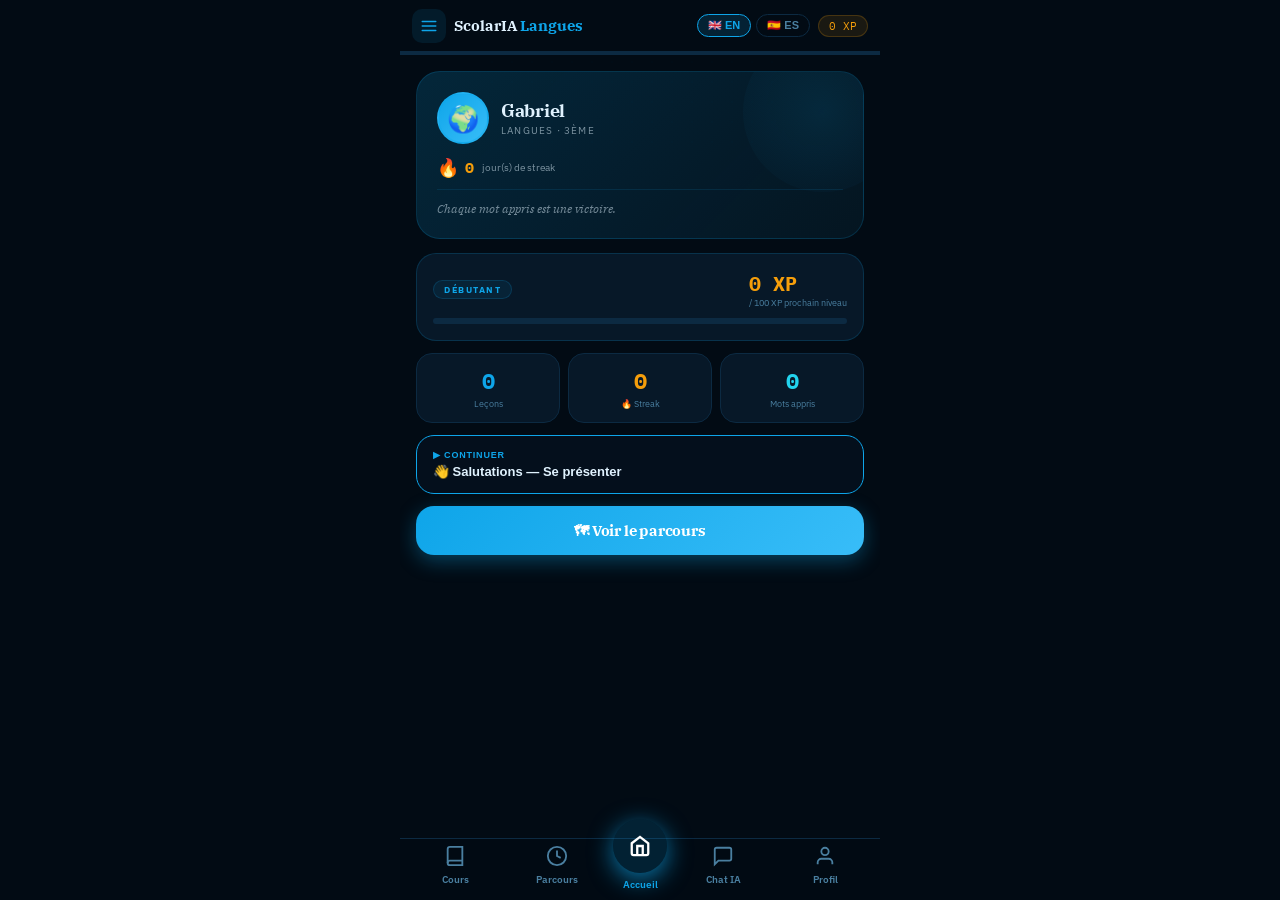
<file: scolaria-langues.html>
<!DOCTYPE html>
<html lang="fr" data-theme="dark">
<head>
<meta charset="UTF-8">
<meta name="viewport" content="width=device-width,initial-scale=1,maximum-scale=1,user-scalable=no,viewport-fit=cover">
<title>ScolarIA — Langues</title>
<meta name="theme-color" content="#0ea5e9">
<link href="https://fonts.googleapis.com/css2?family=IBM+Plex+Sans:wght@400;500;600;700&family=IBM+Plex+Serif:wght@700;800&family=IBM+Plex+Mono:wght@600;700&display=swap" rel="stylesheet">
<style>
:root{--bg:#020b14;--surf:#040f1c;--card:#071828;--bord:#0c2a42;--a1:#0ea5e9;--a2:#38bdf8;--a3:#22d3ee;--a4:#f59e0b;--tx:#e0f2fe;--mu:#4a7fa0;--nav:62px;--hdr:52px;--fb:'IBM Plex Sans',sans-serif;--fd:'IBM Plex Serif',serif;--fm:'IBM Plex Mono',monospace}
[data-theme=light]{--bg:#f0f9ff;--surf:#fff;--card:#e0f2fe;--bord:#bae6fd;--tx:#0c4a6e;--mu:#0369a1}
*,*::before,*::after{margin:0;padding:0;box-sizing:border-box;-webkit-tap-highlight-color:transparent}
html,body{height:100%;height:100dvh;background:var(--bg);color:var(--tx);font-family:var(--fb);overflow:hidden;-webkit-font-smoothing:antialiased}
#app{display:flex;flex-direction:column;height:100dvh;max-width:480px;margin:0 auto;overflow:hidden;padding-top:env(safe-area-inset-top,0px)}
#hdr{height:var(--hdr);background:var(--bg);border-bottom:1px solid var(--bord);display:flex;align-items:center;padding:0 12px;gap:8px;flex-shrink:0;z-index:50}
.hdr-back{width:34px;height:34px;border-radius:10px;background:rgba(14,165,233,.1);border:1px solid rgba(14,165,233,.2);color:var(--a1);font-size:20px;cursor:pointer;display:flex;align-items:center;justify-content:center;text-decoration:none;flex-shrink:0;line-height:1}
.hdr-logo{font-family:var(--fd);font-size:15px;font-weight:700;color:var(--tx);flex:1}
.lb{padding:4px 10px;border-radius:20px;border:1.5px solid var(--bord);background:transparent;color:var(--mu);font-size:11px;font-weight:700;cursor:pointer;transition:all .2s}
.lb.on{border-color:var(--a1);background:rgba(14,165,233,.15);color:var(--a1)}
.hdr-xp{font-family:var(--fm);font-size:11px;color:var(--a4);background:rgba(245,158,11,.1);border:1px solid rgba(245,158,11,.2);border-radius:20px;padding:3px 10px;flex-shrink:0}
#xpw{height:3px;background:var(--bord);flex-shrink:0}
#xpb{height:100%;background:linear-gradient(90deg,var(--a1),var(--a2));width:100%;transform:scaleX(0);transform-origin:left;transition:transform .6s cubic-bezier(.4,0,.2,1)}
#content{flex:1;overflow:hidden;position:relative;margin-bottom:calc(var(--nav) + env(safe-area-inset-bottom,0px))}
.sec{position:absolute;inset:0;overflow-y:auto;padding:16px;padding-bottom:calc(var(--nav) + 42px + env(safe-area-inset-bottom,0px));display:none;scrollbar-width:thin;scrollbar-color:rgba(14,165,233,.45) transparent}
.sec::-webkit-scrollbar{width:6px}
.sec::-webkit-scrollbar-track{background:rgba(255,255,255,.03);border-radius:3px}
.sec::-webkit-scrollbar-thumb{background:rgba(14,165,233,.45);border-radius:3px}
.sec::-webkit-scrollbar-thumb:hover{background:rgba(14,165,233,.75)}
.sec.on{display:block}
#nav{position:fixed;bottom:0;left:50%;transform:translateX(-50%);width:100%;max-width:480px;height:calc(var(--nav) + 22px + env(safe-area-inset-bottom, 20px));background:transparent;border:none;display:flex;align-items:flex-end;padding:0 4px calc(8px + env(safe-area-inset-bottom, 16px)) 4px;z-index:99990;overflow:visible;transition:transform .22s ease,opacity .22s ease}
#nav::before{content:"";position:absolute;left:0;right:0;bottom:0;height:calc(var(--nav) + env(safe-area-inset-bottom,20px));background:rgba(2,11,20,.92);backdrop-filter:blur(20px);-webkit-backdrop-filter:blur(20px);border-top:1px solid var(--bord);z-index:-1;pointer-events:none}
.ni{flex:1;display:flex;flex-direction:column;align-items:center;gap:2px;border:none;background:transparent;color:var(--mu);padding:6px 2px;cursor:pointer;font-size:9.5px;font-weight:600;font-family:var(--fb);position:relative;transition:color .25s;-webkit-tap-highlight-color:transparent}
.ni.on{color:var(--a1)}
.niw{width:44px;height:30px;display:flex;align-items:center;justify-content:center;border-radius:14px;transition:all .22s}
.ni.on .niw{background:rgba(14,165,233,.15);transform:translateY(-3px)}
.nic{flex:0 0 64px;position:relative;z-index:99999;display:flex;flex-direction:column;align-items:center;justify-content:flex-start;align-self:flex-start}
.nic .niw{width:54px;height:54px;border-radius:50%;background:linear-gradient(135deg,var(--a1),var(--a2));color:#fff;box-shadow:0 4px 16px rgba(14,165,233,.45);margin-top:0;font-size:22px;transition:transform .2s,box-shadow .2s;position:relative;z-index:99999;animation:navPulse 3s ease-in-out infinite}
.nic.on .niw{box-shadow:0 6px 24px rgba(14,165,233,.7)}
@keyframes navPulse{0%,100%{box-shadow:0 4px 16px rgba(14,165,233,.45)}50%{box-shadow:0 6px 24px rgba(14,165,233,.7)}}
.gph{display:flex;align-items:center;justify-content:space-between;margin-bottom:16px}
.gpt{font-family:var(--fd);font-size:18px;font-weight:700}
.xpc{background:linear-gradient(135deg,var(--a1),var(--a2));border-radius:22px;padding:20px;color:#fff;margin-bottom:16px;position:relative;overflow:hidden}
.xpc::before{content:'';position:absolute;width:120px;height:120px;border-radius:50%;background:rgba(255,255,255,.07);top:-30px;right:-30px;pointer-events:none}
.sg{display:grid;grid-template-columns:1fr 1fr 1fr;gap:10px;margin-bottom:14px}
.sc{background:var(--card);border:1px solid var(--bord);border-radius:18px;padding:14px 8px;text-align:center}
.sn{font-family:var(--fm);font-size:24px;font-weight:700;color:var(--a1)}
.sl{font-size:9.5px;color:var(--mu);margin-top:3px}
.cont{background:var(--surf);border:1.5px solid var(--a1);border-radius:18px;padding:14px 16px;margin-bottom:12px;cursor:pointer;display:none;width:100%;text-align:left}
.bmain{width:100%;padding:15px;background:linear-gradient(135deg,var(--a1),var(--a2));border:none;color:#fff;border-radius:18px;font-size:15px;font-family:var(--fd);font-weight:700;cursor:pointer;box-shadow:0 6px 20px rgba(14,165,233,.35);animation:glowPulse 3s ease-in-out infinite}
@keyframes glowPulse{0%,100%{box-shadow:0 6px 20px rgba(14,165,233,.35)}50%{box-shadow:0 8px 28px rgba(14,165,233,.55)}}
.cc{background:var(--surf);border:1px solid var(--bord);border-radius:20px;padding:16px;margin-bottom:10px;display:flex;align-items:center;gap:14px;cursor:pointer;transition:all .2s}
.cc:active{transform:scale(.97);border-color:var(--a1)}
.cc.done{border-color:rgba(79,214,160,.3)}
.cci{width:52px;height:52px;border-radius:16px;display:flex;align-items:center;justify-content:center;font-size:26px;flex-shrink:0}
.ccin{flex:1;min-width:0}
.cct{font-size:14px;font-weight:700;color:var(--tx);margin-bottom:2px}
.ccs{font-size:11px;color:var(--mu);line-height:1.4}
.ccm{display:flex;align-items:center;gap:8px;margin-top:6px}
.ccb{font-size:9px;font-weight:700;padding:2px 8px;border-radius:20px}
.ccp{flex:1;height:4px;background:var(--bord);border-radius:2px;overflow:hidden}
.ccpf{height:100%;border-radius:2px;width:100%;transform:scaleX(0);transform-origin:left;transition:transform .4s cubic-bezier(.4,0,.2,1)}
#cm{position:fixed;inset:0;z-index:700;background:var(--bg);display:none;flex-direction:column}
#cm.on{display:flex}
.cmh{display:flex;align-items:center;gap:10px;padding:14px 16px;background:var(--surf);border-bottom:1px solid var(--bord);flex-shrink:0}
.cmb{flex:1;overflow-y:auto;padding:18px 16px;scrollbar-width:thin;scrollbar-color:rgba(14,165,233,.45) transparent}
.cmb::-webkit-scrollbar{width:6px}
.cmb::-webkit-scrollbar-track{background:rgba(255,255,255,.03);border-radius:3px}
.cmb::-webkit-scrollbar-thumb{background:rgba(14,165,233,.45);border-radius:3px}
.cmb::-webkit-scrollbar-thumb:hover{background:rgba(14,165,233,.75)}
.cmf{padding:14px 16px;background:var(--surf);border-top:1px solid var(--bord);display:flex;gap:8px;padding-bottom:max(14px,env(safe-area-inset-bottom))}
.cs{margin-bottom:18px}
.ct{font-size:13px;font-weight:800;color:var(--tx);margin-bottom:10px}
.crule{background:rgba(14,165,233,.08);border-left:3px solid var(--a1);border-radius:0 12px 12px 0;padding:12px 14px;font-size:13px;color:var(--tx);line-height:1.8;margin-bottom:12px}
.ctw{overflow-x:auto;border-radius:14px;border:1px solid var(--bord);margin-bottom:10px}
.ctb{width:100%;border-collapse:collapse;font-size:12px}
.ctb th{background:rgba(14,165,233,.1);color:var(--a1);font-weight:700;padding:10px 12px;text-align:left;border-bottom:1px solid var(--bord)}
.ctb td{padding:9px 12px;color:var(--tx);border-bottom:1px solid rgba(255,255,255,.04)}
.ctb tr:last-child td{border-bottom:none}
.ctip{background:rgba(245,158,11,.08);border:1px solid rgba(245,158,11,.2);border-radius:12px;padding:10px 14px;font-size:12px;color:var(--a4);line-height:1.6}
.cex{background:var(--card);border:1px solid var(--bord);border-radius:12px;padding:10px 14px;margin-bottom:8px}
.cen{display:block;font-size:13px;font-weight:600;color:var(--tx)}
.cfr{display:block;font-size:11.5px;color:var(--mu);margin-top:2px}
.pc{margin-bottom:28px}
.phd{display:flex;align-items:center;gap:10px;margin-bottom:16px}
.phl{flex:1;height:1px;background:var(--bord)}
.phb{font-size:10px;font-weight:700;padding:4px 12px;border-radius:20px;background:var(--card);border:1px solid var(--bord);color:var(--mu)}
.phb.done{background:rgba(79,214,160,.1);border-color:rgba(79,214,160,.3);color:var(--a3)}
.pp{position:relative;padding:0 16px}
.pr{display:flex;margin-bottom:0}
.pr.left{justify-content:flex-start;padding-left:8px}
.pr.right{justify-content:flex-end;padding-right:8px}
.pr.center{justify-content:center}
.pzig{width:100%;height:56px;display:block}
.pn{width:72px;height:72px;border-radius:50%;display:flex;flex-direction:column;align-items:center;justify-content:center;cursor:pointer;transition:all .22s;border:3px solid var(--bord);background:var(--card);flex-shrink:0}
.pn.done{background:rgba(79,214,160,.1);border-color:var(--a3)}
.pn.cur{background:linear-gradient(135deg,var(--a1),var(--a2));border-color:transparent;box-shadow:0 8px 24px rgba(14,165,233,.5);animation:pulse 2s ease-in-out infinite}
.pn.lock{opacity:.35;cursor:not-allowed}
@keyframes pulse{0%,100%{box-shadow:0 8px 24px rgba(14,165,233,.4)}50%{box-shadow:0 10px 30px rgba(14,165,233,.7)}}
.pe{font-size:26px;line-height:1}
.pl{font-size:8.5px;font-weight:700;margin-top:2px;text-align:center;max-width:62px;color:var(--mu);line-height:1.2}
.pn.cur .pl{color:rgba(255,255,255,.9)}
.pn.done .pl{color:var(--a3)}
.pxp{font-family:var(--fm);font-size:9px;color:var(--a4);margin-top:4px}
.pcd{margin:8px 16px 16px;padding:10px;background:rgba(79,214,160,.08);border:1px solid rgba(79,214,160,.2);border-radius:14px;font-size:11.5px;font-weight:700;color:var(--a3);text-align:center}
#lo{position:fixed;inset:0;z-index:99999;background:var(--bg);display:none;flex-direction:column}
#lo.on{display:flex}
.lh{display:flex;align-items:center;gap:12px;padding:14px 16px;background:var(--surf);border-bottom:1px solid var(--bord);flex-shrink:0}
.lc{width:32px;height:32px;border-radius:50%;background:rgba(255,255,255,.06);border:1px solid var(--bord);color:var(--mu);font-size:14px;cursor:pointer;display:flex;align-items:center;justify-content:center;flex-shrink:0}
.lpw{flex:1;height:8px;background:var(--bord);border-radius:4px;overflow:hidden}
.lpf{height:100%;background:var(--a1);border-radius:4px;width:100%;transform:scaleX(0);transform-origin:left;transition:transform .4s cubic-bezier(.4,0,.2,1)}
.lxp{font-family:var(--fm);font-size:11px;font-weight:700;color:var(--a4);flex-shrink:0}
.lb2{flex:1;overflow-y:auto;padding:20px 18px;display:flex;flex-direction:column;gap:12px;scrollbar-width:thin;scrollbar-color:rgba(14,165,233,.45) transparent}
.lb2::-webkit-scrollbar{width:6px}
.lb2::-webkit-scrollbar-track{background:rgba(255,255,255,.03);border-radius:3px}
.lb2::-webkit-scrollbar-thumb{background:rgba(14,165,233,.45);border-radius:3px}
.lb2::-webkit-scrollbar-thumb:hover{background:rgba(14,165,233,.75)}
.lty{font-size:9px;font-weight:700;text-transform:uppercase;letter-spacing:1.5px;color:var(--mu)}
.lti{font-family:var(--fd);font-size:20px;font-weight:700;color:var(--tx);line-height:1.3}
.lft{padding:14px 18px;background:var(--surf);border-top:1px solid var(--bord);flex-shrink:0;padding-bottom:max(24px,env(safe-area-inset-bottom,20px))}
.lbtn{width:100%;padding:14px;border:none;border-radius:16px;font-size:15px;font-family:var(--fb);font-weight:700;cursor:pointer;background:var(--a1);color:#fff;box-shadow:0 4px 16px rgba(14,165,233,.3)}
.lbtn:disabled{opacity:.4;cursor:not-allowed}
.vg{display:grid;grid-template-columns:1fr 1fr;gap:8px;margin-top:8px}
.vc{background:var(--card);border:1.5px solid var(--bord);border-radius:14px;padding:12px;text-align:center;cursor:pointer;min-height:60px;display:flex;flex-direction:column;align-items:center;justify-content:center;transition:all .18s}
.vc.on{border-color:var(--a3);background:rgba(79,214,160,.06)}
.vf{font-size:13px;font-weight:700;color:var(--tx)}
.vb{font-size:12px;color:var(--a1);margin-top:4px;display:none}
.vc.on .vb{display:block}
.qq{font-size:15px;font-weight:700;color:var(--tx);line-height:1.5;margin-bottom:14px}
.qo{display:flex;flex-direction:column;gap:8px}
.qb{padding:12px 16px;border-radius:14px;border:1.5px solid var(--bord);background:transparent;color:var(--tx);font-size:13px;font-family:var(--fb);text-align:left;cursor:pointer;transition:all .18s}
.qb.ok{border-color:var(--a3);background:rgba(79,214,160,.1);color:var(--a3)}
.qb.ko{border-color:#fc5c7d;background:rgba(252,92,125,.08);color:#fc5c7d}
.mg{display:grid;grid-template-columns:1fr 1fr;gap:8px;margin-top:12px}
.mi{padding:12px 10px;border-radius:14px;border:2px solid var(--bord);background:var(--card);text-align:center;font-size:13px;font-weight:600;color:var(--tx);cursor:pointer;transition:all .18s}
.mi.sel{border-color:var(--a1);background:rgba(14,165,233,.1);color:var(--a1)}
.mi.mat{border-color:var(--a3);background:rgba(79,214,160,.1);color:var(--a3);pointer-events:none}
.mi.bad{border-color:#fc5c7d;background:rgba(252,92,125,.08)}
.ws{display:flex;flex-wrap:wrap;gap:8px;min-height:50px;background:rgba(14,165,233,.05);border:1.5px solid rgba(14,165,233,.2);border-radius:14px;padding:10px;margin-bottom:10px}
.wb{display:flex;flex-wrap:wrap;gap:8px;min-height:44px;background:var(--card);border:1.5px dashed var(--bord);border-radius:14px;padding:10px}
.wc{padding:7px 14px;border-radius:20px;background:var(--surf);border:1.5px solid var(--bord);font-size:13px;font-weight:600;color:var(--tx);cursor:pointer;user-select:none;transition:all .15s}
.wc.used{background:rgba(14,165,233,.1);border-color:var(--a1);color:var(--a1)}
.fo{padding:11px 14px;border-radius:14px;border:1.5px solid var(--bord);background:transparent;color:var(--tx);font-size:13px;font-family:var(--fb);text-align:left;cursor:pointer;transition:all .18s}
.fo.ok{border-color:var(--a3);background:rgba(79,214,160,.1);color:var(--a3)}
.fo.ko{border-color:#fc5c7d;background:rgba(252,92,125,.08);color:#fc5c7d}
.rb{background:rgba(14,165,233,.08);border-left:3px solid var(--a1);border-radius:0 12px 12px 0;padding:12px 14px;font-size:13px;color:var(--tx);line-height:1.8;margin-bottom:12px}
.ei{background:var(--card);border:1px solid var(--bord);border-radius:12px;padding:10px 14px}
.een{font-size:13px;font-weight:600;color:var(--tx)}
.efr{font-size:11.5px;color:var(--mu);margin-top:2px}
.ti{width:100%;background:var(--card);border:1.5px solid var(--bord);border-radius:12px;padding:11px 14px;color:var(--tx);font-size:16px;font-family:var(--fb);outline:none;margin-top:10px}
.ti:focus{border-color:var(--a1)}
.ti.ok{border-color:var(--a3);background:rgba(79,214,160,.06)}
.ti.ko{border-color:#fc5c7d;background:rgba(252,92,125,.06)}
.tf{font-size:12px;font-weight:600;margin-top:6px;display:none}
.tf.ok{color:var(--a3);display:block}
.tf.ko{color:#fc5c7d;display:block}
.rw{text-align:center;padding:32px 20px;display:flex;flex-direction:column;align-items:center;gap:14px}
.re{font-size:64px}
.rt{font-family:var(--fd);font-size:24px;font-weight:700;color:var(--tx)}
.rx{font-size:32px;font-weight:800;color:var(--a4);font-family:var(--fm)}
.cqw{display:grid;grid-template-columns:1fr 1fr;gap:8px;margin-bottom:14px}
.cqb{padding:11px 8px;border-radius:14px;border:1px solid var(--bord);background:var(--card);color:var(--tx);font-size:11.5px;font-family:var(--fb);font-weight:600;cursor:pointer;text-align:center;line-height:1.3}
.cqb:active{border-color:var(--a1);background:rgba(14,165,233,.08)}
.ciw{background:var(--card);border:1.5px solid var(--bord);border-radius:18px;padding:10px 14px;display:flex;gap:8px;align-items:flex-end}
.cia{flex:1;background:transparent;border:none;outline:none;color:var(--tx);font-size:16px;font-family:var(--fb);resize:none;max-height:80px;line-height:1.5}
.cis{width:38px;height:38px;border-radius:50%;background:var(--a1);border:none;color:#fff;font-size:15px;cursor:pointer;display:flex;align-items:center;justify-content:center;flex-shrink:0}
.profav{font-size:52px;margin-bottom:10px}
.profn{font-family:var(--fd);font-size:20px;font-weight:700}
.profs{font-size:12px;opacity:.8;margin-top:3px}
#toast{position:fixed;bottom:calc(var(--nav) + 12px);left:50%;transform:translateX(-50%) translateY(20px);background:var(--surf);border:1px solid var(--bord);border-radius:20px;padding:10px 20px;font-size:13px;font-weight:600;color:var(--tx);z-index:9999;opacity:0;transition:all .3s;pointer-events:none;white-space:nowrap;box-shadow:0 4px 20px rgba(0,0,0,.3)}
#toast.on{opacity:1;transform:translateX(-50%) translateY(0)}
.hdr-logo span{color:var(--a1)}
/* DOT GRID */
#dotgrid{position:fixed;inset:0;pointer-events:none;z-index:0;max-width:480px;left:50%;transform:translateX(-50%)}
/* ANIMATIONS */
@keyframes slideUp{from{opacity:0;transform:translateY(16px)}to{opacity:1;transform:translateY(0)}}
@keyframes shimmer{0%,100%{opacity:0}50%{opacity:1}}
/* HERO */
.hero-card{background:linear-gradient(135deg,rgba(14,165,233,.18),rgba(56,189,248,.06));border:1px solid rgba(14,165,233,.18);border-radius:24px;padding:20px;margin-bottom:14px;position:relative;overflow:hidden;animation:slideUp .4s ease both}
.hero-card::before{content:'';position:absolute;width:160px;height:160px;border-radius:50%;background:radial-gradient(circle,rgba(14,165,233,.1),transparent);top:-40px;right:-40px;pointer-events:none}
.hero-row{display:flex;align-items:center;gap:12px;margin-bottom:12px}
.hero-avatar{width:52px;height:52px;border-radius:50%;background:linear-gradient(135deg,var(--a1),var(--a2));display:flex;align-items:center;justify-content:center;font-size:26px;flex-shrink:0;border:2px solid rgba(14,165,233,.35)}
.hero-name{font-family:var(--fd);font-size:18px;font-weight:700;color:var(--tx);letter-spacing:-.3px}
.hero-sub{font-size:10px;color:rgba(224,242,254,.55);margin-top:2px;text-transform:uppercase;letter-spacing:1.2px}
.streak-row{display:flex;align-items:center;gap:6px}
.streak-val{font-family:var(--fm);font-size:15px;font-weight:700;color:var(--a4)}
.streak-lbl{font-size:10px;color:rgba(224,242,254,.55);margin-left:2px}
.hero-quote{font-family:var(--fd);font-size:12px;font-style:italic;color:rgba(224,242,254,.5);margin-top:10px;line-height:1.5;border-top:1px solid rgba(14,165,233,.12);padding-top:10px}
/* XP CARD */
.xp-card{background:var(--card);border:1px solid rgba(14,165,233,.18);border-radius:20px;padding:16px;margin-bottom:12px;animation:slideUp .4s .06s ease both}
.xp-row{display:flex;align-items:center;justify-content:space-between;margin-bottom:10px}
.xp-level{font-size:9px;font-weight:700;text-transform:uppercase;letter-spacing:1.5px;color:var(--a1);background:rgba(14,165,233,.08);padding:3px 10px;border-radius:20px;border:1px solid rgba(14,165,233,.18)}
.xp-val{font-family:var(--fm);font-size:20px;font-weight:700;color:var(--a4)}
.xp-sub{font-size:9px;color:var(--mu)}
.xp-bar-wrap{height:6px;background:var(--bord);border-radius:3px;overflow:hidden}
.xp-bar-fill{height:100%;background:linear-gradient(90deg,var(--a1),var(--a2));border-radius:3px;width:100%;transform:scaleX(0);transform-origin:left;transition:transform .6s cubic-bezier(.4,0,.2,1)}
/* STATS */
.stats-grid{display:grid;grid-template-columns:1fr 1fr 1fr;gap:8px;margin-bottom:12px;animation:slideUp .4s .12s ease both}
.stat-card{background:var(--card);border:1px solid var(--bord);border-radius:16px;padding:12px 8px;text-align:center}
.stat-n{font-family:var(--fm);font-size:22px;font-weight:700;color:var(--a1)}
.stat-l{font-size:9px;color:var(--mu);margin-top:3px;line-height:1.3}
/* CTA */
.cta-btn{width:100%;padding:15px;background:linear-gradient(135deg,var(--a1),var(--a2));border:none;color:#fff;border-radius:18px;font-size:15px;font-family:var(--fd);font-weight:700;cursor:pointer;box-shadow:0 6px 20px rgba(14,165,233,.35);margin-bottom:14px;animation:glowPulse 3s infinite,slideUp .4s .18s ease both;letter-spacing:-.2px}
.cta-btn:active{transform:scale(.97)}
/* SECTION LABELS */
.sec-sep{height:1px;background:linear-gradient(90deg,transparent,rgba(14,165,233,.3),transparent);margin:16px 0}
.sec-lbl{font-size:9px;font-weight:700;text-transform:uppercase;letter-spacing:1.8px;color:var(--mu);margin-bottom:10px}
/* XP BAR shimmer */
#xpb::after{content:'';position:absolute;top:0;right:-20px;width:30px;height:100%;background:linear-gradient(90deg,transparent,rgba(255,255,255,.5));animation:shimmer 2s infinite}
#xpb{position:relative}
</style>
</head>
<body>
<div id="app">
<svg id="dotgrid" preserveAspectRatio="none">
  <defs><pattern id="dots" x="0" y="0" width="20" height="20" patternUnits="userSpaceOnUse"><circle cx="2" cy="2" r="1" fill="#0ea5e9" opacity="0.4"/></pattern></defs>
  <rect width="100%" height="100%" fill="url(#dots)" opacity="0.04"/>
</svg>
<div id="hdr">
  <button class="hdr-back" id="hdr-menu-btn" onclick="toggleHdrMenu()" title="Menu" style="border:none;cursor:pointer"><svg width="18" height="18" viewBox="0 0 24 24" fill="none" stroke="currentColor" stroke-width="2" stroke-linecap="round"><line x1="3" y1="6" x2="21" y2="6"/><line x1="3" y1="12" x2="21" y2="12"/><line x1="3" y1="18" x2="21" y2="18"/></svg></button>
  <div class="hdr-logo">ScolarIA <span>Langues</span></div>
  <div style="display:flex;gap:5px">
    <button class="lb on" id="b-en" onclick="switchLang('en')">&#127468;&#127463; EN</button>
    <button class="lb" id="b-es" onclick="switchLang('es')">&#127466;&#127480; ES</button>
  </div>
  <div class="hdr-xp" id="hxp">0 XP</div>
</div>
<div id="hdr-menu" style="display:none;position:absolute;top:52px;left:10px;background:var(--bg);border:1px solid var(--bord);border-radius:16px;padding:6px;z-index:200;min-width:200px;box-shadow:0 8px 32px rgba(0,0,0,.3)">
  <button onclick="window.open('scolaria-home-v2.html','_self')" style="width:100%;display:flex;align-items:center;gap:10px;padding:10px 12px;border:none;background:rgba(139,111,255,.12);color:#f5f3ff;font-size:12.5px;font-family:'Space Grotesk',sans-serif;font-weight:700;cursor:pointer;border-radius:10px;text-align:left;margin-bottom:4px"><svg width="18" height="18" viewBox="0 0 24 24" fill="none" stroke="#7c5cfc" stroke-width="2" stroke-linecap="round"><path d="M3 9l9-7 9 7v11a2 2 0 0 1-2 2H5a2 2 0 0 1-2-2z"/><polyline points="9 22 9 12 15 12 15 22"/></svg><span style="flex:1">ScolarIA</span><svg width="14" height="14" viewBox="0 0 24 24" fill="none" stroke="#6b6890" stroke-width="2" stroke-linecap="round"><polyline points="9 18 15 12 9 6"/></svg></button>
  <button onclick="toggleHdrMenu()" style="width:100%;display:flex;align-items:center;gap:10px;padding:10px 12px;border:none;background:rgba(14,165,233,.15);color:#f5f3ff;font-size:12.5px;font-family:'Space Grotesk',sans-serif;font-weight:700;cursor:pointer;border-radius:10px;text-align:left;margin-bottom:4px;border:1.5px solid #0ea5e9"><svg width="18" height="18" viewBox="0 0 24 24" fill="none" stroke="#0ea5e9" stroke-width="2" stroke-linecap="round"><circle cx="12" cy="12" r="10"/><line x1="2" y1="12" x2="22" y2="12"/><path d="M12 2a15.3 15.3 0 0 1 4 10 15.3 15.3 0 0 1-4 10 15.3 15.3 0 0 1-4-10 15.3 15.3 0 0 1 4-10z"/></svg><span style="flex:1">Langues</span><span style="font-size:9px;color:#0ea5e9;background:rgba(14,165,233,.15);padding:2px 6px;border-radius:6px">Actif</span></button>
  <button onclick="window.open('scolaria-sciences.html','_self')" style="width:100%;display:flex;align-items:center;gap:10px;padding:10px 12px;border:none;background:rgba(52,211,153,.1);color:#f5f3ff;font-size:12.5px;font-family:'Space Grotesk',sans-serif;font-weight:700;cursor:pointer;border-radius:10px;text-align:left;margin-bottom:4px"><svg width="18" height="18" viewBox="0 0 24 24" fill="none" stroke="#34d399" stroke-width="2" stroke-linecap="round"><rect x="3" y="3" width="7" height="7"/><rect x="14" y="3" width="7" height="7"/><rect x="14" y="14" width="7" height="7"/><rect x="3" y="14" width="7" height="7"/></svg><span style="flex:1">Sciences</span><svg width="14" height="14" viewBox="0 0 24 24" fill="none" stroke="#6b6890" stroke-width="2" stroke-linecap="round"><polyline points="9 18 15 12 9 6"/></svg></button>
  <button id="fs-btn" onclick="toggleFS();toggleHdrMenu()" style="width:100%;display:flex;align-items:center;gap:10px;padding:10px 12px;border:none;background:rgba(255,255,255,.05);color:#f5f3ff;font-size:12.5px;font-family:'Space Grotesk',sans-serif;font-weight:700;cursor:pointer;border-radius:10px;text-align:left"><svg width="18" height="18" viewBox="0 0 24 24" fill="none" stroke="currentColor" stroke-width="2" stroke-linecap="round"><polyline points="15 3 21 3 21 9"/><polyline points="9 21 3 21 3 15"/><line x1="21" y1="3" x2="14" y2="10"/><line x1="3" y1="21" x2="10" y2="14"/></svg><span style="flex:1">Plein &#233;cran</span><span id="fs-status" style="font-size:9px;color:#0ea5e9;background:rgba(14,165,233,.15);padding:2px 6px;border-radius:6px">ON</span></button>
</div>
<div id="xpw"><div id="xpb"></div></div>
<div id="content">
  <div class="sec on" id="s-accueil">
    <div class="hero-card">
      <div class="hero-row">
        <div class="hero-avatar" id="heroAvatar">🌍</div>
        <div>
          <div class="hero-name" id="heroName">Gabriel</div>
          <div class="hero-sub">Langues · 3ème</div>
        </div>
      </div>
      <div class="streak-row">
        <span style="font-size:18px">🔥</span>
        <span class="streak-val" id="as">0</span>
        <span class="streak-lbl">jour(s) de streak</span>
      </div>
      <div class="hero-quote" id="heroQuote">Une langue ouvre une fen&#234;tre sur le monde.</div>
    </div>

    <div class="xp-card">
      <div class="xp-row">
        <div class="xp-level" id="alv">D&#233;butant</div>
        <div>
          <div class="xp-val" id="axp">0 XP</div>
          <div class="xp-sub">/ <span id="an">100</span> XP prochain niveau</div>
        </div>
      </div>
      <div class="xp-bar-wrap"><div class="xp-bar-fill" id="ab" style="width:0%"></div></div>
    </div>

    <div class="stats-grid">
      <div class="stat-card">
        <div class="stat-n" id="al">0</div>
        <div class="stat-l">Le&#231;ons</div>
      </div>
      <div class="stat-card">
        <div class="stat-n" style="color:var(--a4)" id="statStrk">0</div>
        <div class="stat-l">🔥 Streak</div>
      </div>
      <div class="stat-card">
        <div class="stat-n" style="color:var(--a3)" id="aw">0</div>
        <div class="stat-l">Mots appris</div>
      </div>
    </div>

    <button class="cont" id="bcont" onclick="langContinue()" style="display:none">
      <div style="font-size:9px;color:var(--a1);font-weight:700;text-transform:uppercase;letter-spacing:.8px;margin-bottom:4px">&#9654; Continuer</div>
      <div style="font-size:13px;font-weight:700;color:var(--tx)" id="ctxt">Reprendre</div>
    </button>

    <button class="cta-btn" onclick="goSec('parcours')">🗺 Voir le parcours</button>
  </div>
  <div class="sec" id="s-cours">
    <div class="gph">
      <div class="gpt">&#128218; Cours</div>
      <div style="display:flex;gap:5px">
        <button class="lb on" id="lc-en" onclick="switchLang('en')">&#127468;&#127463;</button>
        <button class="lb" id="lc-es" onclick="switchLang('es')">&#127466;&#127480;</button>
      </div>
    </div>
    <div id="clist"></div>
  </div>
  <div class="sec" id="s-parcours">
    <div class="gph">
      <div class="gpt">&#128506; Parcours</div>
      <div style="display:flex;gap:5px">
        <button class="lb on" id="lp-en" onclick="switchLang('en')">&#127468;&#127463;</button>
        <button class="lb" id="lp-es" onclick="switchLang('es')">&#127466;&#127480;</button>
      </div>
    </div>
    <div id="ppath"></div>
  </div>
  <div class="sec" id="s-chat">
    <div class="gph"><div class="gpt">&#129302; Chat IA</div></div>
    <div style="background:linear-gradient(135deg,rgba(14,165,233,.1),rgba(56,189,248,.05));border:1px solid rgba(14,165,233,.2);border-radius:18px;padding:14px;margin-bottom:14px">
      <div style="font-size:13px;font-weight:700;color:var(--a1);margin-bottom:5px">Professeur IA</div>
      <div style="font-size:12px;color:var(--mu);line-height:1.6">Pose n'importe quelle question. J'explique, je corrige, je g\u00e9n\u00e8re des exercices.</div>
    </div>
    <div class="cqw">
      <button class="cqb" onclick="askAI('Explique le pr\u00e9sent simple avec tableau')">Conjugaison</button>
      <button class="cqb" onclick="askAI('10 mots essentiels A2 avec exemples')">Vocabulaire</button>
      <button class="cqb" onclick="askAI('Dialogue 10 repliques A2 avec traduction')">Dialogue</button>
      <button class="cqb" onclick="askAI('5 exercices de grammaire A2 avec corrections')">Exercices</button>
    </div>
    <div class="ciw">
      <textarea class="cia" id="cia" rows="1" placeholder="Pose ta question..." oninput="this.style.height='auto';this.style.height=Math.min(this.scrollHeight,80)+'px'" onkeydown="if(event.key==='Enter'&&!event.shiftKey){event.preventDefault();sendChat()}"></textarea>
      <button class="cis" onclick="sendChat()">&#10148;</button>
    </div>
    <div id="cres" style="margin-top:12px"></div>
  </div>
  <div class="sec" id="s-profil">
    <div class="gph"><div class="gpt">Profil</div></div>
    <div style="background:linear-gradient(135deg,var(--a1),var(--a2));border-radius:22px;padding:22px;color:#fff;text-align:center;margin-bottom:16px">
      <div class="profav">&#127891;</div>
      <div class="profn" id="pnm">Apprenant</div>
      <div class="profs" id="psb">D\u00e9butant . 0 XP</div>
    </div>
    <div style="display:grid;grid-template-columns:1fr 1fr;gap:8px;margin-bottom:16px" id="psg"></div>
    <button onclick="if(confirm('R\u00e9initialiser ?')){localStorage.removeItem('sk_lang');location.reload()}" style="width:100%;padding:12px;background:rgba(252,92,125,.07);border:1px solid rgba(252,92,125,.2);color:#fc5c7d;border-radius:14px;font-size:13px;font-family:var(--fb);cursor:pointer">R\u00e9initialiser ma progression</button>
  </div>
</div>
<div id="cm">
  <div class="cmh">
    <button onclick="closeCM()" style="width:32px;height:32px;border-radius:50%;background:rgba(255,255,255,.06);border:1px solid var(--bord);color:var(--mu);font-size:14px;cursor:pointer;display:flex;align-items:center;justify-content:center;flex-shrink:0">&#10005;</button>
    <div style="font-family:var(--fd);font-size:16px;font-weight:800;flex:1" id="cmtit">Cours</div>
    <span id="cmbdg" style="font-size:9px;font-weight:700;padding:3px 10px;border-radius:20px">A1</span>
  </div>
  <div class="cmb" id="cmbd"></div>
  <div class="cmf">
    <button onclick="closeCM()" style="flex:1;padding:13px;background:var(--card);border:1.5px solid var(--bord);color:var(--tx);border-radius:14px;font-size:14px;font-family:var(--fb);font-weight:600;cursor:pointer">Fermer</button>
    <button id="cmst" style="flex:2;padding:13px;background:linear-gradient(135deg,var(--a1),var(--a2));border:none;color:#fff;border-radius:14px;font-size:14px;font-family:var(--fb);font-weight:700;cursor:pointer">&#9654; Commencer</button>
  </div>
</div>
<div id="lo">
  <div class="lh">
    <button class="lc" onclick="closeLesson()">&#10005;</button>
    <div class="lpw"><div class="lpf" id="lpf"></div></div>
    <div class="lxp" id="lxp">+0 XP</div>
  </div>
  <div class="lb2" id="lbd"></div>
  <div class="lft"><button class="lbtn" id="lbtn" onclick="nextStep()">Continuer</button></div>
</div>
<nav id="nav">
  <button class="ni" id="ni-cours" onclick="goSec('cours')">
    <div class="niw"><svg width="22" height="22" viewBox="0 0 24 24" fill="none" stroke="currentColor" stroke-width="2"><path d="M4 19.5A2.5 2.5 0 0 1 6.5 17H20"/><path d="M6.5 2H20v20H6.5A2.5 2.5 0 0 1 4 19.5v-15A2.5 2.5 0 0 1 6.5 2z"/></svg></div>
    <span>Cours</span>
  </button>
  <button class="ni" id="ni-parcours" onclick="goSec('parcours')">
    <div class="niw"><svg width="22" height="22" viewBox="0 0 24 24" fill="none" stroke="currentColor" stroke-width="2"><circle cx="12" cy="12" r="10"/><polyline points="12 6 12 12 16 14"/></svg></div>
    <span>Parcours</span>
  </button>
  <button class="ni nic on" id="ni-accueil" onclick="goSec('accueil')">
    <div class="niw"><svg width="22" height="22" viewBox="0 0 24 24" fill="none" stroke="currentColor" stroke-width="2.5"><path d="M3 9l9-7 9 7v11a2 2 0 0 1-2 2H5a2 2 0 0 1-2-2z"/><polyline points="9 22 9 12 15 12 15 22"/></svg></div>
    <span>Accueil</span>
  </button>
  <button class="ni" id="ni-chat" onclick="goSec('chat')">
    <div class="niw"><svg width="22" height="22" viewBox="0 0 24 24" fill="none" stroke="currentColor" stroke-width="2"><path d="M21 15a2 2 0 0 1-2 2H7l-4 4V5a2 2 0 0 1 2-2h14a2 2 0 0 1 2 2z"/></svg></div>
    <span>Chat IA</span>
  </button>
  <button class="ni" id="ni-profil" onclick="goSec('profil')">
    <div class="niw"><svg width="22" height="22" viewBox="0 0 24 24" fill="none" stroke="currentColor" stroke-width="2"><path d="M20 21v-2a4 4 0 0 0-4-4H8a4 4 0 0 0-4 4v2"/><circle cx="12" cy="7" r="4"/></svg></div>
    <span>Profil</span>
  </button>
</nav>
<div id="toast"></div>
</div>
<script>

const LANG_COURSES={
  en:{name:'Anglais',flag:'🇬🇧',color:'#0ea5e9',units:[
    {id:'en_a1_1',level:'A1',title:'Se présenter',emoji:'👋',xp:50,color:'#0ea5e9',
     desc:'Salutations, prénom, âge — les bases pour se présenter',
     lessons:[
      {id:'en_a1_1_1',title:'Salutations',type:'vocab',
       pairs:[['Hello','Bonjour'],['Hi','Salut'],['Good morning','Bonjour (matin)'],['Good evening','Bonsoir'],['Goodbye','Au revoir'],['See you later','À plus tard']]},
      {id:'en_a1_1_2',title:'Se présenter',type:'grammar',
       rule:'I am ... / My name is ...',
       examples:[['I am Gabriel.','Je suis Gabriel.'],['My name is Lea.','Je m appelle Léa.'],['I am 14 years old.','J ai 14 ans.'],['I am French.','Je suis français(e).']],
       exercise:{type:'translate',items:[['Je suis étudiant.','I am a student.'],['J ai 15 ans.','I am 15 years old.']]}},
      {id:'en_a1_1_3',title:'Associer les paires',type:'match',
       pairs:[['Hello','Bonjour'],['Goodbye','Au revoir'],['Thank you','Merci'],['Sorry','Désolé'],['Please','S\'il vous plaît'],['Yes','Oui']]},
      {id:'en_a1_1_4',title:'QCM — Salutations',type:'qcm',
       questions:[
        {q:'Comment dit-on "Bonjour" en anglais ?',opts:['Hello','Goodbye','Thank you','Sorry'],a:0},
        {q:'Quelle phrase est correcte ?',opts:['I am 15 years.','I have 15 years old.','I am 15 years old.','My age is 15.'],a:2},
        {q:'Au revoir ?',opts:['Hello','Goodbye','Sorry','Please'],a:1}
       ]}
     ]},
    {id:'en_a1_2',level:'A1',title:'Nombres & couleurs',emoji:'🎨',xp:60,color:'#8b5cf6',
     desc:'Compter jusqu\'à 20 et nommer les couleurs',
     lessons:[
      {id:'en_a1_2_1',title:'Chiffres 1-20',type:'vocab',
       pairs:[['one','un'],['two','deux'],['three','trois'],['four','quatre'],['five','cinq'],['ten','dix'],['fifteen','quinze'],['twenty','vingt']]},
      {id:'en_a1_2_2',title:'Les couleurs',type:'vocab',
       pairs:[['red','rouge'],['blue','bleu'],['green','vert'],['yellow','jaune'],['black','noir'],['white','blanc'],['orange','orange'],['purple','violet']]},
      {id:'en_a1_2_3',title:'Mettre dans l\'ordre',type:'order',
       sentences:[
        {words:['I','am','fifteen','years','old'],answer:'I am fifteen years old'},
        {words:['The','sky','is','blue'],answer:'The sky is blue'},
        {words:['She','has','two','cats'],answer:'She has two cats'}
       ]}
     ]},
    {id:'en_a2_1',level:'A2',title:'Present Simple',emoji:'⏱',xp:80,color:'#10b981',
     desc:'La règle fondamentale du présent en anglais',
     lessons:[
      {id:'en_a2_1_1',title:'Règle du Present Simple',type:'grammar',
       rule:'Sujet + verbe (base) — He/She/It + verbe + S',
       examples:[['I play football.','Je joue au foot.'],['She plays piano.','Elle joue du piano.'],['They study maths.','Ils étudient les maths.'],['He works every day.','Il travaille chaque jour.']],
       exercise:{type:'translate',items:[['Je mange une pomme.','I eat an apple.'],['Elle aime la musique.','She likes music.']]}},
      {id:'en_a2_1_2',title:'Verbes courants',type:'vocab',
       pairs:[['to eat','manger'],['to drink','boire'],['to sleep','dormir'],['to work','travailler'],['to study','étudier'],['to play','jouer'],['to like','aimer'],['to go','aller']]},
      {id:'en_a2_1_3',title:'Compléter les blancs',type:'fill',
       items:[
        {sentence:'She ___ to school every day.',blank:'goes',opts:['go','goes','going','gone']},
        {sentence:'They ___ football on weekends.',blank:'play',opts:['play','plays','playing','played']},
        {sentence:'He ___ English very well.',blank:'speaks',opts:['speak','speaks','speaking','spoken']}
       ]},
      {id:'en_a2_1_4',title:'QCM Present Simple',type:'qcm',
       questions:[
        {q:'She ___ to school every day.',opts:['go','goes','going','gone'],a:1},
        {q:'Traduire : "Ils jouent au foot"',opts:['They play football.','They plays football.','They playing.','They played.'],a:0},
        {q:'He/She/It...',opts:['ne change pas','prend un S','prend ES','se double'],a:1}
       ]}
     ]},
    {id:'en_a2_2',level:'A2',title:'Past Simple',emoji:'⏪',xp:90,color:'#f59e0b',
     desc:'Exprimer des actions passées et les verbes irréguliers',
     lessons:[
      {id:'en_a2_2_1',title:'Verbes réguliers (+ED)',type:'grammar',
       rule:'Verbe régulier + ED au passé',
       examples:[['I played football yesterday.','J ai joué au foot hier.'],['She worked all night.','Elle a travaillé toute la nuit.'],['They studied for the exam.','Ils ont étudié pour l exam.']],
       exercise:{type:'translate',items:[['Elle a regardé la télé.','She watched TV.'],['Nous avons étudié.','We studied.']]}},
      {id:'en_a2_2_2',title:'Verbes irréguliers essentiels',type:'vocab',
       pairs:[['go went','aller allé'],['eat ate','manger mangé'],['have had','avoir eu'],['see saw','voir vu'],['come came','venir venu'],['take took','prendre pris']]},
      {id:'en_a2_2_3',title:'Associer les irréguliers',type:'match',
       pairs:[['go','went'],['eat','ate'],['have','had'],['see','saw'],['take','took'],['make','made']]}
     ]},
    {id:'en_b1_1',level:'B1',title:'Will / Going to',emoji:'🚀',xp:100,color:'#ef4444',
     desc:'Parler du futur et exprimer ses projets',
     lessons:[
      {id:'en_b1_1_1',title:'Will vs Going to',type:'grammar',
       rule:'Will = décision spontanée / Going to = plan prévu',
       examples:[['I will help you!','Je vais t aider ! (spontané)'],['I am going to study tonight.','Je vais étudier ce soir. (plan)'],['She will probably pass.','Elle va probablement réussir.']],
       exercise:{type:'translate',items:[['Je vais aller au cinéma ce soir.','I am going to go to the cinema tonight.'],['Il va pleuvoir.','It is going to rain.']]}},
      {id:'en_b1_1_2',title:'Vocabulaire avancé',type:'vocab',
       pairs:[['although','bien que'],['however','cependant'],['therefore','donc'],['moreover','de plus'],['nevertheless','néanmoins'],['whereas','tandis que']]},
      {id:'en_b1_1_3',title:'Mettre dans l\'ordre',type:'order',
       sentences:[
        {words:['I','am','going','to','study','tonight'],answer:'I am going to study tonight'},
        {words:['She','will','probably','pass','the','exam'],answer:'She will probably pass the exam'},
        {words:['We','are','going','to','travel','to','Paris'],answer:'We are going to travel to Paris'}
       ]},
    {id:'en_b1_2',level:'B1',title:'Present Perfect',emoji:'🔄',xp:110,color:'#8b5cf6',
     desc:'Relier le passe au present — have + participe passe',
     lessons:[
      {id:'en_b1_2_1',title:'Formation',type:'grammar',
       rule:'Subject + have/has + past participle',
       examples:[['I have visited Paris.','J ai visite Paris.'],['She has never eaten sushi.','Elle n a jamais mange de sushi.']],
       exercise:{type:'translate',items:[['J ai deja vu ce film.','I have already seen this film.']]}},
      {id:'en_b1_2_2',title:'Marqueurs cl\u00e9s',type:'vocab',
       pairs:[['already','d\u00e9j\u00e0'],['never','jamais'],['just','venir de'],['for','depuis dur\u00e9e'],['since','depuis date'],['ever','d\u00e9j\u00e0 question']]},
      {id:'en_b1_2_3',title:'QCM Present Perfect',type:'qcm',
       questions:[
        {q:'Forme correcte :',opts:['I have saw','I have seen','I saw him yesterday','I am seen'],a:1},
        {q:'for ou since avec une date ?',opts:['for 2020','since 2020','since 3 years','for last Monday'],a:1}
       ]}
     ]}
     ]}
  ]},
  es:{name:'Espagnol',flag:'🇪🇸',color:'#f59e0b',units:[
    {id:'es_a1_1',level:'A1',title:'Hola — Saludos',emoji:'👋',xp:50,color:'#f59e0b',
     desc:'Les salutations et se présenter en espagnol',
     lessons:[
      {id:'es_a1_1_1',title:'Salutations',type:'vocab',
       pairs:[['Hola','Salut'],['Buenos días','Bonjour'],['Buenas tardes','Bon apr\u00e8s-midi'],['Buenas noches','Bonne nuit'],['Adiós','Au revoir'],['Hasta luego','À bientôt']]},
      {id:'es_a1_1_2',title:'Se présenter',type:'grammar',
       rule:'Me llamo... / Tengo... años / Soy de...',
       examples:[['Me llamo Gabriel.','Je m appelle Gabriel.'],['Tengo 14 años.','J ai 14 ans.'],['Soy de Francia.','Je suis de France.'],['Soy estudiante.','Je suis élève.']],
       exercise:{type:'translate',items:[['Je m appelle Marie.','Me llamo Marie.'],['J ai 16 ans.','Tengo 16 años.']]}},
      {id:'es_a1_1_3',title:'Associer les paires',type:'match',
       pairs:[['Hola','Salut'],['Gracias','Merci'],['Sí','Oui'],['No','Non'],['Por favor','S\'il vous plaît'],['Adiós','Au revoir']]},
      {id:'es_a1_1_4',title:'QCM Saludos',type:'qcm',
       questions:[
        {q:'Bonjour (matin) en espagnol ?',opts:['Hola','Buenos días','Buenas tardes','Adiós'],a:1},
        {q:'Je m appelle Lucas ?',opts:['Yo soy Lucas','Me llamo Lucas','Mi nombre Lucas','Llamo me Lucas'],a:1},
        {q:'J ai 15 ans ?',opts:['Soy 15 años','Tengo 15 años','Estoy 15 años','Tengo 15 ano'],a:1}
       ]}
     ]},
    {id:'es_a1_2',level:'A1',title:'Números y colores',emoji:'🎨',xp:60,color:'#8b5cf6',
     desc:'Compter et nommer les couleurs en espagnol',
     lessons:[
      {id:'es_a1_2_1',title:'Chiffres 1-20',type:'vocab',
       pairs:[['uno','un'],['dos','deux'],['tres','trois'],['cuatro','quatre'],['cinco','cinq'],['diez','dix'],['quince','quinze'],['veinte','vingt']]},
      {id:'es_a1_2_2',title:'Los colores',type:'vocab',
       pairs:[['rojo','rouge'],['azul','bleu'],['verde','vert'],['amarillo','jaune'],['negro','noir'],['blanco','blanc'],['naranja','orange'],['morado','violet']]},
      {id:'es_a1_2_3',title:'Compléter les blancs',type:'fill',
       items:[
        {sentence:'Tengo ___ años.',blank:'quince',opts:['uno','quince','veinte','dos']},
        {sentence:'El cielo es ___.',blank:'azul',opts:['rojo','verde','azul','negro']},
        {sentence:'Hay ___ gatos.',blank:'tres',opts:['uno','dos','tres','cuatro']}
       ]}
     ]},
    {id:'es_a2_1',level:'A2',title:'Presente de indicativo',emoji:'⏱',xp:80,color:'#10b981',
     desc:'Le présent de l\'indicatif et les verbes irréguliers',
     lessons:[
      {id:'es_a2_1_1',title:'Verbes en -AR (Hablar)',type:'grammar',
       rule:'hablo, hablas, habla, hablamos, habláis, hablan',
       examples:[['Yo hablo español.','Je parle espagnol.'],['Él habla muy bien.','Il parle très bien.'],['Nosotros hablamos en clase.','Nous parlons en classe.']],
       exercise:{type:'translate',items:[['Je parle français.','Hablo francés.'],['Elle travaille chaque jour.','Ella trabaja cada día.']]}},
      {id:'es_a2_1_2',title:'Verbes irréguliers courants',type:'vocab',
       pairs:[['ser','être (permanent)'],['estar','être (temporaire)'],['tener','avoir'],['ir','aller'],['hacer','faire'],['decir','dire']]},
      {id:'es_a2_1_3',title:'Associer',type:'match',
       pairs:[['ser','être'],['tener','avoir'],['ir','aller'],['hacer','faire'],['poder','pouvoir'],['querer','vouloir']]},
      {id:'es_a2_1_4',title:'QCM Presente',type:'qcm',
       questions:[
        {q:'Conjuguer "hablar" 3e pers. sing.',opts:['hablo','hablas','habla','hablamos'],a:2},
        {q:'Différence SER / ESTAR ?',opts:['Aucune','SER=temporaire','SER=permanent / ESTAR=temporaire','Synonymes'],a:2},
        {q:'"Tener" à la 1ère personne :',opts:['tengo','tienes','tiene','tenemos'],a:0}
       ]}
     ]},
    {id:'es_a2_2',level:'A2',title:'Pretérito indefinido',emoji:'⏪',xp:90,color:'#ef4444',
     desc:'Le passé simple espagnol pour raconter des événements',
     lessons:[
      {id:'es_a2_2_1',title:'Passé simple -AR',type:'grammar',
       rule:'hablé, hablaste, habló, hablamos, hablasteis, hablaron',
       examples:[['Ayer hablé con María.','Hier j ai parlé avec María.'],['Ella trabajó toda la noche.','Elle a travaillé toute la nuit.'],['Comimos pizza juntos.','Nous avons mangé ensemble.']],
       exercise:{type:'translate',items:[['Hier j ai étudié 2 heures.','Ayer estudié 2 horas.'],['Il a mangé une pomme.','Él comió una manzana.']]}},
      {id:'es_a2_2_2',title:'Verbes irréguliers passé',type:'vocab',
       pairs:[['ir fui','aller allé'],['ser fui','être fus'],['tener tuve','avoir eus'],['hacer hice','faire fis'],['venir vine','venir vins'],['decir dije','dire dis']]},
      {id:'es_a2_2_3',title:'Mettre dans l\'ordre',type:'order',
       sentences:[
        {words:['Ayer','hablé','con','María'],answer:'Ayer hablé con María'},
        {words:['Ella','trabajó','toda','la','noche'],answer:'Ella trabajó toda la noche'},
        {words:['Comimos','pizza','juntos'],answer:'Comimos pizza juntos'}
       ]}
     ]},{id:'es_b1_1',level:'B1',title:'Futuro simple',emoji:'🚀',xp:100,color:'#ef4444',
     desc:'Le futur simple pour parler de projets et pr\u00e9dictions',
     lessons:[
      {id:'es_b1_1_1',title:'Formation du futur',type:'grammar',
       rule:'Infinitif + e, as, a, emos, eis, an',
       examples:[['Ma\u00f1ana estudiar\u00e9.','Demain j etudierai.'],['Ella hablar\u00e1 con el.','Elle parlera avec lui.'],['Viviremos en Madrid.','Nous vivrons a Madrid.']],
       exercise:{type:'translate',items:[['Demain je travaillerai.','Ma\u00f1ana trabajar\u00e9.'],['Il voyagera en ete.','El viajar\u00e1 en verano.']]}},
      {id:'es_b1_1_2',title:'Irreguliers futur',type:'vocab',
       pairs:[['tener tendr\u00e9','avoir aurai'],['hacer har\u00e9','faire ferai'],['poder podr\u00e9','pouvoir pourrai'],['saber sabr\u00e9','savoir saurai'],['venir vendr\u00e9','venir viendrai'],['decir dir\u00e9','dire dirai']]},
      {id:'es_b1_1_3',title:'QCM Futuro',type:'qcm',
       questions:[
        {q:'Futur de hablar a yo :',opts:['hablar\u00e9','hablar\u00e1s','habla','hablo'],a:0},
        {q:'Futur irregulier de tener :',opts:['tenera','tendr\u00e1','tenia','teneras'],a:1},
        {q:'Traduire : Il fera beau demain',opts:['Har\u00e1 buen tiempo ma\u00f1ana.','Hace buen tiempo.','Hizo buen tiempo.','Hacer buen tiempo.'],a:0}
       ]}
     ]},
    {id:'es_b1_2',level:'B1',title:'Subjuntivo',emoji:'🌀',xp:120,color:'#8b5cf6',
     desc:'Le subjonctif pour exprimer souhait et obligation',
     lessons:[
      {id:'es_b1_2_1',title:'Formation subjonctif',type:'grammar',
       rule:'Quiero que + SUBJONCTIF — terminaisons inversees',
       examples:[['Quiero que vengas.','Je veux que tu viennes.'],['Es importante que estudies.','Il est important que tu etudies.'],['Espero que todo salga bien.','J espere que tout ira bien.']],
       exercise:{type:'translate',items:[['Je veux que tu etudies.','Quiero que estudies.']]}},
      {id:'es_b1_2_2',title:'Expressions subjonctif',type:'vocab',
       pairs:[['quiero que','je veux que'],['es importante que','il est important que'],['ojal\u00e1','pourvu que'],['para que','pour que'],['aunque','bien que'],['espero que','j esp\u00e8re que']]}
     ]}
  ]}
};

const COURSE_DATA={};
COURSE_DATA['en_a1_1']='<div class="cs"><div class="ct">🔄 Rappel — Tu sais déjà</div><div class="ctw"><table class="ctb"><tr><th>Expression</th><th>Traduction</th></tr><tr><td>Hello / Hi</td><td>Bonjour / Salut</td></tr><tr><td>My name is...</td><td>Je m appelle...</td></tr><tr><td>I am ... years old</td><td>J ai ... ans</td></tr><tr><td>How are you?</td><td>Comment vas-tu ?</td></tr></table></div></div><div class="cs"><div class="ct">🎯 Niveau 3ème — Présentation complète</div><div class="crule">I am [adj] / I have [noun] / I live in [lieu] / I would like to [verbe]</div><div class="ctw"><table class="ctb"><tr><th>Structure</th><th>Exemple</th><th>Traduction</th></tr><tr><td>I am + adj</td><td>I am passionate about manga</td><td>Je suis passionné de manga</td></tr><tr><td>I live in...</td><td>I live in France</td><td>J habite en France</td></tr><tr><td>I would like to...</td><td>I would like to be a developer</td><td>Je voudrais être développeur</td></tr><tr><td>In my free time...</td><td>In my free time, I read manga</td><td>Dans mon temps libre, je lis des manga</td></tr></table></div><div class="ctip">💡 En 3ème, la présentation doit être COMPLÈTE : goûts, projets, description. Pas juste ton prénom.</div></div><div class="cs"><div class="ct">📝 Exemple niveau brevet</div><div class="cex"><span class="cen">Hi! My name is Gabriel. I am 14 years old and I live in France. I am passionate about manga and technology. In my free time, I read manga and develop apps. I would like to become a developer in the future.</span><span class="cfr">Bonjour ! Je m appelle Gabriel. J ai 14 ans et j habite en France...</span></div></div>';
COURSE_DATA['en_a2_1']='<div class="cs"><div class="ct">🔄 Rappel — He/She/It + S</div><div class="crule">Sujet + verbe de base — SAUF He/She/It qui prend un S</div></div><div class="cs"><div class="ct">📊 Tableau complet — TO WORK</div><div class="ctw"><table class="ctb"><tr><th>Pronom</th><th>Affirmatif</th><th>Négatif</th><th>Interrogatif</th></tr><tr><td>I / You / We / They</td><td>I work</td><td>I do not work</td><td>Do you work?</td></tr><tr><td>He / She / It</td><td>He <strong>works</strong></td><td>He does not work</td><td>Does she work?</td></tr></table></div><div class="ctip">⚠️ Piège brevet : avec does not, le verbe perd son S.<br>✅ She does not work (pas does not works)</div></div><div class="cs"><div class="ct">🕐 Marqueurs de temps</div><div class="ctw"><table class="ctb"><tr><th>Marqueur</th><th>Traduction</th></tr><tr><td>every day / always</td><td>tous les jours / toujours</td></tr><tr><td>often / sometimes / never</td><td>souvent / parfois / jamais</td></tr><tr><td>on Mondays / twice a week</td><td>le lundi / deux fois par semaine</td></tr></table></div></div><div class="cs"><div class="ct">📝 Exemples niveau brevet</div><div class="cex"><span class="cen">She does not like horror films but she often watches thrillers.</span><span class="cfr">Elle n aime pas les films d horreur mais elle regarde souvent des thrillers.</span></div><div class="cex"><span class="cen">Does he play a sport? — Yes, he plays football twice a week.</span><span class="cfr">Est-ce qu il fait un sport ? — Oui, il joue au foot deux fois par semaine.</span></div></div>';
COURSE_DATA['en_a2_2']='<div class="cs"><div class="ct">🔄 Rappel</div><div class="crule">Régulier : verbe + ED — Irrégulier : forme à mémoriser<br>Négatif/Interrogatif : did not + base / Did + sujet + base?</div><div class="ctip">⚠️ Avec did not et Did, le verbe revient à la BASE : Did she go? (pas went)</div></div><div class="cs"><div class="ct">⚡ 10 irréguliers indispensables</div><div class="ctw"><table class="ctb"><tr><th>Infinitif</th><th>Passé</th><th>Participe</th><th>Fr</th></tr><tr><td>be</td><td>was/were</td><td>been</td><td>être</td></tr><tr><td>go</td><td><strong>went</strong></td><td>gone</td><td>aller</td></tr><tr><td>have</td><td><strong>had</strong></td><td>had</td><td>avoir</td></tr><tr><td>see</td><td><strong>saw</strong></td><td>seen</td><td>voir</td></tr><tr><td>come</td><td><strong>came</strong></td><td>come</td><td>venir</td></tr><tr><td>take</td><td><strong>took</strong></td><td>taken</td><td>prendre</td></tr><tr><td>give</td><td><strong>gave</strong></td><td>given</td><td>donner</td></tr><tr><td>know</td><td><strong>knew</strong></td><td>known</td><td>savoir</td></tr><tr><td>make</td><td><strong>made</strong></td><td>made</td><td>faire</td></tr><tr><td>get</td><td><strong>got</strong></td><td>got</td><td>obtenir</td></tr></table></div></div><div class="cs"><div class="ct">🕐 Marqueurs Past Simple</div><div class="ctw"><table class="ctb"><tr><th>Marqueur</th><th>Traduction</th></tr><tr><td>yesterday</td><td>hier</td></tr><tr><td>last week / last year</td><td>la semaine / l an dernier</td></tr><tr><td>in 2020 / ago</td><td>en 2020 / il y a (3 days ago)</td></tr></table></div></div>';
COURSE_DATA['en_b1_1']='<div class="cs"><div class="ct">📊 WILL vs GOING TO</div><div class="ctw"><table class="ctb"><tr><th></th><th>WILL</th><th>GOING TO</th></tr><tr><td>Formation</td><td>will + base</td><td>am/is/are going to + base</td></tr><tr><td>Emploi</td><td>Décision spontanée / promesse / prédiction sans preuve</td><td>Plan prévu / intention / preuve visible</td></tr><tr><td>Exemple</td><td>I will help you! (spontané)</td><td>I am going to study tonight. (plan)</td></tr><tr><td>Négatif</td><td>will not (won\'t)</td><td>am/is/are not going to</td></tr></table></div><div class="ctip">💡 Preuve visible → GOING TO : Look at those clouds — it is going to rain.<br>Décision sur le coup → WILL : Someone knocks — I will get it!</div></div><div class="cs"><div class="ct">📝 Exemples niveau brevet</div><div class="cex"><span class="cen">I think technology will change our lives completely.</span><span class="cfr">Prédiction = WILL</span></div><div class="cex"><span class="cen">She is going to visit her grandparents next weekend.</span><span class="cfr">Plan prévu = GOING TO</span></div></div>';
COURSE_DATA['en_b1_2']='<div class="cs"><div class="ct">🎯 Le Present Perfect — pourquoi c\'est difficile</div><div class="crule">Sujet + have/has + participe passé<br>Relier une action passée au présent — pas de date précise!</div></div><div class="cs"><div class="ct">📊 Quand utiliser le Present Perfect</div><div class="ctw"><table class="ctb"><tr><th>Situation</th><th>Marqueur</th><th>Exemple</th></tr><tr><td>Expérience de vie</td><td>ever / never</td><td>Have you ever eaten sushi?</td></tr><tr><td>Action récente</td><td>just</td><td>I have just finished.</td></tr><tr><td>Résultat présent</td><td>already / yet</td><td>She has already left.</td></tr><tr><td>Depuis combien de temps</td><td>for / since</td><td>He has lived here for 3 years.</td></tr></table></div><div class="ctip">⚠️ For = durée (for 3 years) / Since = point de départ (since 2020)<br>⚠️ Avec une date précise → Past Simple : I saw him yesterday (pas have seen)</div></div>';
COURSE_DATA['es_a1_1']='<div class="cs"><div class="ct">🔄 Rappel — Tu sais déjà</div><div class="ctw"><table class="ctb"><tr><th>Espagnol</th><th>Français</th></tr><tr><td>Hola / Buenos días</td><td>Salut / Bonjour</td></tr><tr><td>Adiós / Hasta luego</td><td>Au revoir / À plus</td></tr><tr><td>Me llamo...</td><td>Je m appelle...</td></tr><tr><td>Tengo ... años</td><td>J ai ... ans</td></tr></table></div></div><div class="cs"><div class="ct">🎯 Niveau 3ème — Présentation complète</div><div class="crule">Me llamo... Tengo ... años. Soy de... Vivo en...<br>Me gusta(n)... Quiero ser... En mi tiempo libre...</div><div class="ctw"><table class="ctb"><tr><th>Expression</th><th>Traduction</th><th>Exemple</th></tr><tr><td>Soy de / Vivo en</td><td>Je suis de / J habite à</td><td>Soy de Francia</td></tr><tr><td>Me gusta + singulier</td><td>J aime + nom sing.</td><td>Me gusta el manga</td></tr><tr><td>Me gustan + pluriel</td><td>J aime + nom plur.</td><td>Me gustan los deportes</td></tr><tr><td>Quiero ser + métier</td><td>Je veux être...</td><td>Quiero ser programador</td></tr><tr><td>En mi tiempo libre</td><td>Dans mon temps libre</td><td>En mi tiempo libre, leo</td></tr></table></div><div class="ctip">💡 Me gusta + singulier / Me gustan + pluriel — erreur classique au brevet !</div></div>';
COURSE_DATA['es_a1_2']='<div class="cs"><div class="ct">🔄 Rappel — 1 à 10</div><div class="ctw"><table class="ctb"><tr><th>1-5</th><th>6-10</th></tr><tr><td>uno, dos, tres, cuatro, cinco</td><td>seis, siete, ocho, nueve, diez</td></tr></table></div></div><div class="cs"><div class="ct">🎯 Nombres 11-100 — les règles</div><div class="ctw"><table class="ctb"><tr><th>Nombre</th><th>Espagnol</th><th>Formation</th></tr><tr><td>21</td><td>veintiuno</td><td>veinti + uno (soudé)</td></tr><tr><td>31</td><td>treinta y uno</td><td>dizaine + y + unité</td></tr><tr><td>40 / 50</td><td>cuarenta / cincuenta</td><td>base</td></tr><tr><td>100</td><td>cien</td><td>exact 100</td></tr><tr><td>101</td><td>ciento uno</td><td>ciento + unité</td></tr></table></div><div class="ctip">💡 21-29 : veinti + chiffre soudé<br>31-99 : dizaine + y + chiffre séparé</div></div><div class="cs"><div class="ct">🎨 Couleurs — accord obligatoire</div><div class="ctw"><table class="ctb"><tr><th>Fr</th><th>Masc.</th><th>Fém.</th></tr><tr><td>rouge</td><td>rojo</td><td>roja</td></tr><tr><td>bleu</td><td>azul</td><td>azul</td></tr><tr><td>vert</td><td>verde</td><td>verde</td></tr><tr><td>blanc</td><td>blanco</td><td>blanca</td></tr><tr><td>noir</td><td>negro</td><td>negra</td></tr></table></div><div class="ctip">⚠️ Les couleurs s accordent en genre ET en nombre avec le nom : una mochila roja, libros rojos</div></div>';
COURSE_DATA['es_a2_1']='<div class="cs"><div class="ct">🔄 Rappel — 3 groupes</div><div class="crule">-AR (hablar) / -ER (comer) / -IR (vivir)</div></div><div class="cs"><div class="ct">📊 Pr&eacute;sent indicatif complet</div><div class="ctw"><table class="ctb"><tr><th>Pronom</th><th>-AR hablar</th><th>-ER comer</th><th>-IR vivir</th></tr><tr><td>Yo</td><td>habl<strong>o</strong></td><td>com<strong>o</strong></td><td>viv<strong>o</strong></td></tr><tr><td>T&uacute;</td><td>habl<strong>as</strong></td><td>com<strong>es</strong></td><td>viv<strong>es</strong></td></tr><tr><td>El/Ella</td><td>habl<strong>a</strong></td><td>com<strong>e</strong></td><td>viv<strong>e</strong></td></tr><tr><td>Nosotros</td><td>habl<strong>amos</strong></td><td>com<strong>emos</strong></td><td>viv<strong>imos</strong></td></tr><tr><td>Ellos</td><td>habl<strong>an</strong></td><td>com<strong>en</strong></td><td>viv<strong>en</strong></td></tr></table></div></div><div class="cs"><div class="ct">⚡ Irr&eacute;guliers indispensables</div><div class="ctw"><table class="ctb"><tr><th>Infinitif</th><th>Yo</th><th>El/Ella</th><th>Fr</th></tr><tr><td>ser</td><td>soy</td><td>es</td><td>&ecirc;tre (perm.)</td></tr><tr><td>estar</td><td>estoy</td><td>est&aacute;</td><td>&ecirc;tre (temp.)</td></tr><tr><td>tener</td><td>tengo</td><td>tiene</td><td>avoir</td></tr><tr><td>ir</td><td>voy</td><td>va</td><td>aller</td></tr><tr><td>hacer</td><td>hago</td><td>hace</td><td>faire</td></tr><tr><td>poder</td><td>puedo</td><td>puede</td><td>pouvoir</td></tr></table></div></div><div class="cs"><div class="ct">⚡ SER vs ESTAR</div><div class="ctw"><table class="ctb"><tr><th>SER (permanent)</th><th>ESTAR (temporaire)</th></tr><tr><td>Nationalit&eacute; : Soy franc&eacute;s</td><td>Humeur : Estoy contento</td></tr><tr><td>Profession : Es m&eacute;dico</td><td>Lieu : Est&aacute; en casa</td></tr><tr><td>Caract&egrave;re : Es simp&aacute;tico</td><td>Sant&eacute; : Estoy enfermo</td></tr></table></div><div class="ctip">💡 SER = ce que tu ES pour toujours. ESTAR = comment tu ES en ce moment.</div></div>';
COURSE_DATA['es_a2_2']='<div class="cs"><div class="ct">🎯 Pret&eacute;rito indefinido — actions ponctuelles pass&eacute;es</div><div class="crule">Terminaisons r&eacute;guli&egrave;res -AR : &eacute;, aste, &oacute;, amos, aron<br>Terminaisons -ER/-IR : &iacute;, iste, i&oacute;, imos, ieron</div><div class="ctip">⚠️ Les accents sont OBLIGATOIRES : hable (subjonctif) ≠ habl&oacute; (pret&eacute;rito yo)</div></div><div class="cs"><div class="ct">⚡ Irréguliers fréquents au preterit</div><div class="ctw"><table class="ctb"><tr><th>Infinitif</th><th>Yo</th><th>El/Ella</th><th>Ellos</th><th>Fr</th></tr><tr><td>ser / ir</td><td>fui</td><td>fue</td><td>fueron</td><td>être / aller</td></tr><tr><td>tener</td><td>tuve</td><td>tuvo</td><td>tuvieron</td><td>avoir</td></tr><tr><td>hacer</td><td>hice</td><td>hizo</td><td>hicieron</td><td>faire</td></tr><tr><td>decir</td><td>dije</td><td>dijo</td><td>dijeron</td><td>dire</td></tr><tr><td>venir</td><td>vine</td><td>vino</td><td>vinieron</td><td>venir</td></tr></table></div></div><div class="cs"><div class="ct">🕐 Marqueurs</div><div class="ctw"><table class="ctb"><tr><th>Marqueur</th><th>Traduction</th></tr><tr><td>ayer / anoche</td><td>hier / hier soir</td></tr><tr><td>la semana pasada</td><td>la semaine derniere</td></tr><tr><td>hace + duree</td><td>il y a + duree</td></tr></table></div></div>';
COURSE_DATA['es_b1_1']='<div class="cs"><div class="ct">🎯 Futur simple — infinitif + terminaisons</div><div class="crule">Infinitif + &eacute;, &aacute;s, &aacute;, emos, &eacute;is, &aacute;n (m&ecirc;mes terminaisons pour -AR/-ER/-IR)</div></div><div class="cs"><div class="ct">📊 HABLAR au futur</div><div class="ctw"><table class="ctb"><tr><th>Pronom</th><th>Forme</th><th>Traduction</th></tr><tr><td>Yo</td><td>hablar<strong>&eacute;</strong></td><td>je parlerai</td></tr><tr><td>T&uacute;</td><td>hablar<strong>&aacute;s</strong></td><td>tu parleras</td></tr><tr><td>El/Ella</td><td>hablar<strong>&aacute;</strong></td><td>il/elle parlera</td></tr><tr><td>Nosotros</td><td>hablar<strong>emos</strong></td><td>nous parlerons</td></tr><tr><td>Ellos</td><td>hablar<strong>&aacute;n</strong></td><td>ils parleront</td></tr></table></div></div><div class="cs"><div class="ct">⚡ Radicaux irr&eacute;guliers au futur</div><div class="ctw"><table class="ctb"><tr><th>Infinitif</th><th>Radical</th><th>Yo</th><th>Fr</th></tr><tr><td>tener</td><td>tendr-</td><td>tendr&eacute;</td><td>j aurai</td></tr><tr><td>hacer</td><td>har-</td><td>har&eacute;</td><td>je ferai</td></tr><tr><td>poder</td><td>podr-</td><td>podr&eacute;</td><td>je pourrai</td></tr><tr><td>saber</td><td>sabr-</td><td>sabr&eacute;</td><td>je saurai</td></tr><tr><td>venir</td><td>vendr-</td><td>vendr&eacute;</td><td>je viendrai</td></tr><tr><td>decir</td><td>dir-</td><td>dir&eacute;</td><td>je dirai</td></tr></table></div><div class="ctip">💡 Les irr&eacute;guliers gardent les m&ecirc;mes terminaisons, seul le radical change.</div></div>';
COURSE_DATA['es_b1_2']='<div class="cs"><div class="ct">🎯 Le subjonctif — exprimer ce qui est subjectif</div><div class="crule">Quiero que + SUBJONCTIF / Es importante que + SUBJONCTIF</div></div><div class="cs"><div class="ct">📊 Formation subjonctif pr&eacute;sent</div><div class="ctw"><table class="ctb"><tr><th>Pronom</th><th>-AR hablar</th><th>-ER comer</th><th>-IR vivir</th></tr><tr><td>Yo</td><td>habl<strong>e</strong></td><td>com<strong>a</strong></td><td>viv<strong>a</strong></td></tr><tr><td>T&uacute;</td><td>habl<strong>es</strong></td><td>com<strong>as</strong></td><td>viv<strong>as</strong></td></tr><tr><td>El/Ella</td><td>habl<strong>e</strong></td><td>com<strong>a</strong></td><td>viv<strong>a</strong></td></tr><tr><td>Nosotros</td><td>habl<strong>emos</strong></td><td>com<strong>amos</strong></td><td>viv<strong>amos</strong></td></tr><tr><td>Ellos</td><td>habl<strong>en</strong></td><td>com<strong>an</strong></td><td>viv<strong>an</strong></td></tr></table></div><div class="ctip">💡 -AR prend les terminaisons de -ER et vice-versa !</div></div><div class="cs"><div class="ct">🗣 Expressions qui d&eacute;clenchent le subjonctif</div><div class="ctw"><table class="ctb"><tr><th>Expression</th><th>Traduction</th><th>Exemple</th></tr><tr><td>querer que</td><td>vouloir que</td><td>Quiero que vengas</td></tr><tr><td>esperar que</td><td>esp&eacute;rer que</td><td>Espero que llegues</td></tr><tr><td>es importante que</td><td>il est important que</td><td>Es importante que estudies</td></tr><tr><td>ojal&aacute;</td><td>pourvu que</td><td>Ojal&aacute; haga sol</td></tr><tr><td>para que</td><td>pour que</td><td>Te lo digo para que lo sepas</td></tr></table></div></div>';

function toggleHdrMenu(){
  var m=document.getElementById('hdr-menu');if(!m)return;
  var isOpen=m.style.display!=='none';
  m.style.display=isOpen?'none':'block';
  if(!isOpen){setTimeout(function(){document.addEventListener('click',function close(e){if(!document.getElementById('hdr-menu-btn').contains(e.target)){m.style.display='none';document.removeEventListener('click',close);}},{once:false});},10);}
}
function e(s){return String(s||'').replace(/&/g,'&amp;').replace(/</g,'&lt;').replace(/>/g,'&gt;').replace(/"/g,'&quot;');}
function gP(){try{return JSON.parse(localStorage.getItem('sk_lang')||'{}')}catch(x){return {}}}
function sP(d){try{localStorage.setItem('sk_lang',JSON.stringify(d))}catch(x){}}
function markDone(lid,xp){var p=gP();if(!p.d)p.d={};if(!p.d[lid]){p.d[lid]=1;p.xp=(p.xp||0)+xp;p.les=(p.les||0)+1;}sP(p);}
function isDone(lid){return !!(gP().d||{})[lid];}
function getXP(){return gP().xp||0;}
function getLvl(xp){if(xp<100)return{l:'D\u00e9butant',n:100,c:0};if(xp<300)return{l:'Interm\u00e9diaire',n:300,c:100};if(xp<600)return{l:'Avanc\u00e9',n:600,c:300};return{l:'Expert',n:1000,c:600};}
function wc(){var p=gP();return p.d?Object.keys(p.d).length*4:0;}
var CL='en',CU=null,CD=null,LS=0,SC=0,MS=null,MP=[],MD=[],OP=[];
var SECS=['accueil','cours','parcours','chat','profil'];
function goSec(s){
  SECS.forEach(function(x){
    var el=document.getElementById('s-'+x);if(el)el.classList.toggle('on',x===s);
    var nb=document.getElementById('ni-'+x);if(nb)nb.classList.toggle('on',x===s);
  });
  if(s==='accueil')rAcc();
  if(s==='cours')rCours();
  if(s==='parcours')rParcours();
  if(s==='profil')rProfil();
}
function switchLang(l){
  CL=l;
  ['en','es'].forEach(function(c){
    ['b-','lc-','lp-'].forEach(function(p){
      var b=document.getElementById(p+c);if(b)b.classList.toggle('on',c===l);
    });
  });
  rAcc();rCours();rParcours();updXP();
}
function updXP(){
  var xp=getXP();var lv=getLvl(xp);
  var pct=Math.min(100,Math.round((xp-lv.c)/(lv.n-lv.c)*100));
  document.getElementById('xpb').style.transform='scaleX('+pct/100+')';
  document.getElementById('hxp').textContent=xp+' XP';
}
function toast(msg){var t=document.getElementById('toast');t.textContent=msg;t.classList.add('on');setTimeout(function(){t.classList.remove('on');},2500);}
function g(id){return document.getElementById(id);}
function rAcc(){
  var xp=getXP();var lv=getLvl(xp);var p=gP();
  var pct=Math.min(100,Math.round((xp-lv.c)/(lv.n-lv.c)*100));
  if(g('axp'))g('axp').textContent=xp+' XP';
  if(g('alv'))g('alv').textContent=lv.l;
  if(g('ab'))g('ab').style.transform='scaleX('+pct/100+')';
  if(g('an'))g('an').textContent=lv.n;
  if(g('al'))g('al').textContent=p.les||0;
  if(g('as'))g('as').textContent=parseInt(localStorage.getItem('sk_s')||'0');
  if(g('statStrk'))g('statStrk').textContent=parseInt(localStorage.getItem('sk_s')||'0');
  if(g('aw'))g('aw').textContent=wc();
  // Hero quote
  var quotes=['Une langue ouvre une fen\u00eatre sur le monde.','Apprendre une langue, c\u2019est vivre deux fois.','La pratique rend parfait !','Chaque mot appris est une victoire.','La r\u00e9gularit\u00e9 est la cl\u00e9 du succ\u00e8s.'];
  if(g('heroQuote'))g('heroQuote').textContent=quotes[Math.floor(Math.random()*quotes.length)];
  var lang=LANG_COURSES[CL];var nx=null;
  if(lang)for(var ui=0;ui<lang.units.length;ui++){var u=lang.units[ui];for(var li=0;li<u.lessons.length;li++){if(!isDone(u.lessons[li].id)){nx={u:u,l:u.lessons[li]};break;}}if(nx)break;}
  var btn=g('bcont');var txt=g('ctxt');
  if(btn&&txt&&nx){btn.style.display='block';txt.textContent=nx.u.emoji+' '+nx.l.title+' \u2014 '+nx.u.title;}
  else if(btn)btn.style.display='none';
  updXP();
}
function langContinue(){
  var lang=LANG_COURSES[CL];if(!lang)return;
  for(var ui=0;ui<lang.units.length;ui++){var u=lang.units[ui];for(var li=0;li<u.lessons.length;li++){if(!isDone(u.lessons[li].id)){openLesson(u,u.lessons[li]);return;}}}
}
function rCours(){
  var lang=LANG_COURSES[CL];var el=g('clist');if(!el||!lang)return;
  ['en','es'].forEach(function(c){var b=g('lc-'+c);if(b)b.classList.toggle('on',c===CL);});
  el.innerHTML=lang.units.map(function(u){
    var dn=u.lessons.filter(function(l){return isDone(l.id);}).length;
    var tot=u.lessons.length;var pct=Math.round(dn/tot*100);var all=dn===tot;
    return '<div class="cc'+(all?' done':'')+'" data-uid="'+u.id+'" onclick="openCM(this.dataset.uid)">'
      +'<div class="cci" style="background:'+u.color+'22">'+u.emoji+'</div>'
      +'<div class="ccin"><div class="cct">'+e(u.title)+'</div><div class="ccs">'+e(u.desc||'')+'</div>'
      +'<div class="ccm"><span class="ccb" style="background:'+u.color+'22;color:'+u.color+'">'+u.level+'</span>'
      +'<div class="ccp"><div class="ccpf" style="transform:scaleX('+pct/100+');background:'+u.color+'"></div></div>'
      +'<span style="font-size:10px;color:var(--mu)">'+dn+'/'+tot+'</span>'
      +(all?'<span style="color:var(--a3)">&#10003;</span>':'')+'</div></div></div>';
  }).join('');
}
function openCM(uid){
  var lang=LANG_COURSES[CL];var u=null;
  for(var i=0;i<lang.units.length;i++){if(lang.units[i].id===uid){u=lang.units[i];break;}}
  if(!u)return;
  g('cmtit').textContent=u.emoji+' '+u.title;
  var bdg=g('cmbdg');bdg.textContent=u.level;bdg.style.background=u.color+'22';bdg.style.color=u.color;
  var html=COURSE_DATA[uid]||buildCoursAuto(u);
  g('cmbd').innerHTML=html;
  g('cmst').onclick=function(){closeCM();startUnit(uid);};
  g('cm').classList.add('on');
}
function closeCM(){g('cm').classList.remove('on');}
function buildCoursAuto(u){
  var h='<div style="background:linear-gradient(135deg,'+u.color+'22,'+u.color+'11);border:1px solid '+u.color+'33;border-radius:16px;padding:16px;margin-bottom:20px"><div style="font-size:22px">'+u.emoji+'</div><div style="font-family:var(--fd);font-size:17px;font-weight:800;color:var(--tx);margin-top:4px">'+e(u.title)+'</div><div style="font-size:12px;color:var(--mu);margin-top:4px">'+e(u.desc||'')+'</div></div>';
  u.lessons.forEach(function(lesson){
    h+='<div class="cs"><div class="ct">'+e(lesson.title)+'</div>';
    if(lesson.type==='vocab'&&lesson.pairs){
      h+='<div class="ctw"><table class="ctb"><tr><th>'+(CL==='en'?'Anglais':'Espagnol')+'</th><th>Fran\u00e7ais</th></tr>';
      lesson.pairs.forEach(function(p){h+='<tr><td><strong>'+e(p[0])+'</strong></td><td>'+e(p[1])+'</td></tr>';});
      h+='</table></div>';
    }
    if(lesson.type==='grammar'&&lesson.rule){
      h+='<div class="crule">'+e(lesson.rule)+'</div>';
      if(lesson.examples&&lesson.examples.length){
        lesson.examples.forEach(function(ex){h+='<div class="cex"><span class="cen">'+e(ex[0])+'</span><span class="cfr">'+e(ex[1])+'</span></div>';});
      }
    }
    h+='</div>';
  });
  return h+'<div class="ctip">Lis ce cours puis clique sur Commencer.</div>';
}
function startUnit(uid){
  var lang=LANG_COURSES[CL];var u=null;
  for(var i=0;i<lang.units.length;i++){if(lang.units[i].id===uid){u=lang.units[i];break;}}
  if(!u)return;
  var t=null;for(var i=0;i<u.lessons.length;i++){if(!isDone(u.lessons[i].id)){t=u.lessons[i];break;}}
  if(!t)t=u.lessons[0];
  openLesson(u,t);
}
function rParcours(){
  var lang=LANG_COURSES[CL];var el=g('ppath');if(!el||!lang)return;
  ['en','es'].forEach(function(c){var b=g('lp-'+c);if(b)b.classList.toggle('on',c===CL);});
  var chapters={};
  lang.units.forEach(function(u){if(!chapters[u.level])chapters[u.level]=[];chapters[u.level].push(u);});
  var POS=['left','center','right','center'];
  var html='';var unlk=true;var ni=0;
  Object.keys(chapters).forEach(function(level){
    var units=chapters[level];
    var allCh=units.every(function(u){return u.lessons.every(function(l){return isDone(l.id);});});
    html+='<div class="pc"><div class="phd"><div class="phl"></div><span class="phb'+(allCh?' done':'')+'">'+(allCh?'&#10003; ':'')+level+'</span><div class="phl"></div></div><div class="pp">';
    units.forEach(function(u,ui){
      u.lessons.forEach(function(lesson,li){
        var dn=isDone(lesson.id);var cur=unlk&&!dn;var lck=!unlk&&!dn;
        if(cur)unlk=false;
        var p=POS[ni%POS.length];ni++;
        var icons=['&#128218;','&#9999;','&#127919;','&#129504;','&#9889;','&#128288;','&#128161;','&#127922;'];
        var icon=dn?'&#10003;':lck?'&#128274;':icons[li%icons.length];
        var cls='pn'+(dn?' done':cur?' cur':lck?' lock':'');
        var clk=lck?'':' data-uid="'+u.id+'" data-lid="'+lesson.id+'" onclick="clickNode(this)"';
        if(li>0||ui>0){
          var pp=POS[(ni-2+POS.length)%POS.length];
          var d='M 150 0 Q 150 30 150 60';
          if(pp==='left'&&p==='center')d='M 60 0 Q 120 30 150 60';
          else if(pp==='center'&&p==='right')d='M 150 0 Q 200 30 240 60';
          else if(pp==='right'&&p==='center')d='M 240 0 Q 200 30 150 60';
          else if(pp==='center'&&p==='left')d='M 150 0 Q 100 30 60 60';
          var col=dn?'#4fd6a0':cur?'rgba(14,165,233,.5)':'rgba(255,255,255,.06)';
          html+='<svg class="pzig" viewBox="0 0 300 60" preserveAspectRatio="none"><path d="'+d+'" fill="none" stroke="'+col+'" stroke-width="3" stroke-dasharray="'+(dn?'none':'6 4')+'"/></svg>';
        }
        html+='<div class="pr '+p+'"><div style="display:flex;flex-direction:column;align-items:center"><div class="'+cls+'"'+clk+'><div class="pe">'+icon+'</div><div class="pl">'+e(lesson.title.slice(0,10))+'</div></div><div class="pxp">'+e(u.title.slice(0,8))+'</div></div></div>';
      });
      if(u.lessons.every(function(l){return isDone(l.id);}))unlk=true;
    });
    html+='</div>';
    if(allCh)html+='<div class="pcd">Chapitre '+level+' compl\u00e9t\u00e9 !</div>';
    html+='</div>';
  });
  el.innerHTML=html;
}
function clickNode(el){
  var uid=el.dataset.uid;var lid=el.dataset.lid;
  var lang=LANG_COURSES[CL];var u=null;
  for(var i=0;i<lang.units.length;i++){if(lang.units[i].id===uid){u=lang.units[i];break;}}
  if(!u)return;
  var lesson=null;for(var i=0;i<u.lessons.length;i++){if(u.lessons[i].id===lid){lesson=u.lessons[i];break;}}
  if(!lesson)return;
  openLesson(u,lesson);
}
function getSteps(l){
  if(l.type==='vocab')return['intro','vocab','done'];
  if(l.type==='grammar'){var s=['rule'];for(var i=0;i<l.examples.length;i++)s.push('ex_'+i);s.push('exercise','done');return s;}
  if(l.type==='qcm'){var s=[];for(var i=0;i<l.questions.length;i++)s.push('q_'+i);s.push('done');return s;}
  if(l.type==='match')return['mintr','match','done'];
  if(l.type==='order'){var s=[];for(var i=0;i<l.sentences.length;i++)s.push('ord_'+i);s.push('done');return s;}
  if(l.type==='fill'){var s=[];for(var i=0;i<l.items.length;i++)s.push('fil_'+i);s.push('done');return s;}
  return['done'];
}
function openLesson(u,lesson){
  CU=u;CD=lesson;LS=0;SC=0;MS=null;MD=[];OP=[];
  g('lo').classList.add('on');
  g('lxp').textContent='+'+u.xp+' XP';
  rStep();
}
function closeLesson(){g('lo').classList.remove('on');CD=null;}
function rStep(){
  if(!CD)return;
  var steps=getSteps(CD);var body=g('lbd');var btn=g('lbtn');var prog=g('lpf');
  var pct=Math.round(LS/Math.max(steps.length-1,1)*100);
  if(prog)prog.style.transform='scaleX('+pct/100+')';
  if(LS>=steps.length){rResult();return;}
  var step=steps[LS];
  if(btn){btn.onclick=nextStep;btn.className='lbtn';btn.disabled=false;btn.textContent='Continuer';btn.style.display='block';}
  if(step==='intro'){
    body.innerHTML='<div class="lty">Vocabulaire</div><div class="lti">'+e(CD.title)+'</div><p style="font-size:13px;color:var(--mu);margin-top:8px">Appuie sur chaque carte pour voir la traduction.</p>';
    if(btn)btn.textContent='Commencer';
  }else if(step==='vocab'){
    var h='<div class="lty">Vocabulaire</div><div class="lti">'+e(CD.title)+'</div><div class="vg">';
    CD.pairs.forEach(function(p){h+='<div class="vc" onclick="toggleVC(this)"><div class="vf">'+e(p[0])+'</div><div class="vb">'+e(p[1])+'</div></div>';});
    body.innerHTML=h+'</div>';
  }else if(step==='mintr'){
    body.innerHTML='<div class="lty">Association</div><div class="lti">'+e(CD.title)+'</div><p style="font-size:13px;color:var(--mu);margin-top:8px">Associe chaque mot avec sa traduction.</p>';
    if(btn)btn.textContent='Commencer';
  }else if(step==='match'){
    MS=null;MD=[];
    var pairs=CD.pairs.slice(0,4);MP=pairs;
    var rts=pairs.map(function(p,i){return{v:p[1],i:i};}).sort(function(){return Math.random()-.5;});
    var h='<div class="lty">Association</div><div class="mg">';
    pairs.forEach(function(p,i){var r=rts[i];
      h+='<div class="mi" id="mL'+i+'" data-s="L" data-i="'+i+'" onclick="mClick(this)">'+e(p[0])+'</div>';
      h+='<div class="mi" id="mR'+r.i+'" data-s="R" data-i="'+r.i+'" onclick="mClick(this)">'+e(r.v)+'</div>';
    });
    body.innerHTML=h+'</div>';
    if(btn){btn.textContent='Continuer';btn.disabled=true;}
  }else if(step==='rule'){
    body.innerHTML='<div class="lty">Grammaire</div><div class="lti">'+e(CD.title)+'</div><div class="rb">'+e(CD.rule)+'</div><p style="font-size:12px;color:var(--mu)">M\u00e9morise cette r\u00e8gle.</p>';
    if(btn)btn.textContent='Exemples';
  }else if(step.slice(0,3)==='ex_'){
    var idx=parseInt(step.slice(3));var ex=CD.examples[idx];
    body.innerHTML='<div class="lty">Exemple '+(idx+1)+'/'+CD.examples.length+'</div><div class="ei" style="margin-top:12px"><span class="een">'+e(ex[0])+'</span><span class="efr">'+e(ex[1])+'</span></div>';
    if(btn)btn.textContent=idx<CD.examples.length-1?'Suivant':'Exercice';
  }else if(step==='exercise'){
    var item=CD.exercise.items[0];var ln=CL==='en'?'anglais':'espagnol';
    body.innerHTML='<div class="lty">Traduction</div><div style="background:var(--card);border:1px solid var(--bord);border-radius:14px;padding:16px"><p style="font-size:14px;font-weight:700;color:var(--tx)">En '+ln+' :<br><strong style="color:var(--a1)">'+e(item[0])+'</strong></p><input class="ti" id="ti" type="text" placeholder="Ta traduction..." autocorrect="off" spellcheck="false"><div class="tf" id="tf"></div></div>';
    if(btn){btn.textContent='V\u00e9rifier';btn.onclick=chkTx;}
    setTimeout(function(){var t=g('ti');if(t)t.focus();},300);return;
  }else if(step.slice(0,2)==='q_'){
    var idx=parseInt(step.slice(2));var q=CD.questions[idx];
    var h='<div class="lty">Quiz '+(idx+1)+'/'+CD.questions.length+'</div><div class="qq">'+e(q.q)+'</div><div class="qo">';
    q.opts.forEach(function(o,i){h+='<button class="qb" data-i="'+i+'" onclick="ansQ(this,'+i+','+q.a+')">'+e(o)+'</button>';});
    body.innerHTML=h+'</div>';if(btn)btn.disabled=true;return;
  }else if(step.slice(0,4)==='ord_'){
    var idx=parseInt(step.slice(4));var s=CD.sentences[idx];OP=[];
    var sh=s.words.slice().sort(function(){return Math.random()-.5;});
    var h='<div class="lty">Ordre '+(idx+1)+'/'+CD.sentences.length+'</div><div class="ws" id="wsl"></div><div class="wb" id="wbk">';
    sh.forEach(function(w,i){h+='<div class="wc" id="wc'+i+'" data-w="'+e(w)+'" data-i="'+i+'" onclick="pickW(this)">'+e(w)+'</div>';});
    body.innerHTML=h+'</div><div id="ofb" style="margin-top:8px;font-size:12px;font-weight:600;display:none"></div>';
    if(btn){btn.textContent='V\u00e9rifier';btn.onclick=chkOrd;}return;
  }else if(step.slice(0,4)==='fil_'){
    var idx=parseInt(step.slice(4));var item=CD.items[idx];
    var h='<div class="lty">Complete '+(idx+1)+'/'+CD.items.length+'</div><p style="font-size:15px;font-weight:600;color:var(--tx);margin:12px 0;line-height:1.8">'+e(item.sentence.replace(item.blank,'___'))+'</p><div style="display:grid;grid-template-columns:1fr 1fr;gap:8px">';
    item.opts.slice().sort(function(){return Math.random()-.5;}).forEach(function(o){h+='<button class="fo" data-o="'+e(o)+'" onclick="ansF(this,this.dataset.o)" data-blank="'+e(item.blank)+'" ">'+e(o)+'</button>';});
    body.innerHTML=h+'</div><div id="ffb" style="margin-top:10px;display:none"></div>';
    if(btn)btn.disabled=true;return;
  }else if(step==='done'){rResult();return;}
  if(btn)btn.onclick=nextStep;
}
function nextStep(){LS++;rStep();}
function toggleVC(el){el.classList.toggle("on");}
function mClick(el){
  if(el.classList.contains('mat'))return;
  if(!MS){MS={el:el,s:el.dataset.s,i:parseInt(el.dataset.i)};el.classList.add('sel');}
  else{
    var pv=MS;if(pv.el===el){el.classList.remove('sel');MS=null;return;}
    if(pv.s!==el.dataset.s&&pv.i===parseInt(el.dataset.i)){
      el.classList.add('mat');pv.el.classList.add('mat');el.classList.remove('sel');MD.push(pv.i);SC++;
      if(MD.length>=MP.length){var b=g('lbtn');if(b){b.disabled=false;b.onclick=nextStep;}}
    }else{el.classList.add('bad');pv.el.classList.add('bad');setTimeout(function(){el.classList.remove('bad','sel');pv.el.classList.remove('bad','sel');},700);}
    MS=null;
  }
}
function pickW(el){
  if(el.classList.contains('used'))return;
  el.classList.add('used');OP.push({w:el.dataset.w,i:el.dataset.i});
  var sl=g('wsl');if(sl){var c=document.createElement('div');c.className='wc used';c.textContent=el.dataset.w;c.dataset.bi=el.dataset.i;c.onclick=function(){OP=OP.filter(function(p){return p.i!==this.dataset.bi;}.bind(this));var b=g('wc'+this.dataset.bi);if(b)b.classList.remove('used');this.remove();};sl.appendChild(c);}
}
function chkOrd(){
  var steps=getSteps(CD);var idx=parseInt(steps[LS].slice(4));var s=CD.sentences[idx];
  var ans=OP.map(function(p){return p.w;}).join(' ');var fb=g('ofb');var btn=g('lbtn');
  var ok=ans.toLowerCase()===s.answer.toLowerCase();
  if(fb){fb.style.display='block';fb.style.color=ok?'var(--a3)':'#fc5c7d';fb.textContent=ok?'Parfait !':'Correct : '+s.answer;}
  if(ok)SC++;if(btn){btn.textContent='Continuer';btn.onclick=nextStep;btn.disabled=false;}
}
function chkTx(){
  var inp=g('ti');var fb=g('tf');var btn=g('lbtn');if(!inp)return;
  var ans=inp.value.trim().toLowerCase().normalize('NFD').replace(/[̀-ͯ]/g,'');
  var exp=CD.exercise.items[0][1].toLowerCase().normalize('NFD').replace(/[̀-ͯ]/g,'');
  var ok=ans===exp||ans.indexOf(exp.split(' ').slice(0,2).join(' '))>=0;
  inp.className='ti '+(ok?'ok':'ko');
  if(fb){fb.className='tf '+(ok?'ok':'ko');fb.textContent=ok?'Parfait !':'R\u00e9ponse : '+CD.exercise.items[0][1];}
  if(ok)SC++;if(btn){btn.textContent='Continuer';btn.disabled=false;btn.onclick=nextStep;}
}
function ansQ(el,chosen,correct){
  document.querySelectorAll('.qb').forEach(function(b){b.onclick=null;});
  el.classList.add(chosen===correct?'ok':'ko');
  if(chosen!==correct){var bs=document.querySelectorAll('.qb');if(bs[correct])bs[correct].classList.add('ok');}else SC++;
  var btn=g('lbtn');if(btn){btn.disabled=false;btn.onclick=nextStep;}
}
function ansF(el){var blank=el.dataset.blank;
  document.querySelectorAll('.fo').forEach(function(b){b.onclick=null;});
  var ok=el.dataset.o===blank;el.classList.add(ok?'ok':'ko');
  if(!ok){var b=document.querySelector('.fo[data-o="'+blank+'"]');if(b)b.classList.add('ok');}else SC++;
  var fb=g('ffb');var btn=g('lbtn');
  if(fb){fb.style.display='block';fb.style.color=ok?'var(--a3)':'#fc5c7d';fb.textContent=ok?'Parfait !':'R\u00e9ponse : '+blank;}
  if(btn){btn.disabled=false;btn.onclick=nextStep;}
}
function rResult(){
  if(!CU||!CD)return;markDone(CD.id,CU.xp);
  var body=g('lbd');var btn=g('lbtn');var prog=g('lpf');
  if(prog)prog.style.transform='scaleX(1)';
  var ok=SC>=2;
  body.innerHTML='<div class="rw"><div class="re">'+(ok?'&#127775;':'&#10003;')+'</div><div class="rt">'+(ok?'Parfait !':'Le\u00e7on termin\u00e9e !')+'</div><div class="rx">+'+CU.xp+' XP</div><div style="font-size:12px;color:var(--mu)">'+e(CD.title)+'</div></div>';
  if(btn){btn.textContent='Terminer';btn.disabled=false;btn.onclick=function(){closeLesson();rAcc();rParcours();updXP();};}
}
async function sendChat(){
  var inp=g('cia');var res=g('cres');if(!inp||!res)return;
  var txt=inp.value.trim();if(!txt)return;
  inp.value='';inp.style.height='auto';
  res.innerHTML='<div style="background:var(--card);border:1px solid var(--bord);border-radius:14px;padding:14px;font-size:13px;color:var(--mu)">R\u00e9flexion...</div>';
  try{
    var ln=LANG_COURSES[CL]?LANG_COURSES[CL].name:'anglais';
    var resp=await fetch('https://api.anthropic.com/v1/messages',{method:'POST',headers:{'Content-Type':'application/json'},body:JSON.stringify({model:'claude-sonnet-4-20250514',max_tokens:1000,system:'Tu es un professeur de '+ln+' expert pour coll\u00e9giens fran\u00e7ais niveau 3eme. Reponds clairement avec tableaux si utiles.',messages:[{role:'user',content:txt}]})});
    var data=await resp.json();
    var reply=data.content&&data.content[0]?data.content[0].text:'Erreur';
    res.innerHTML='<div style="background:var(--card);border:1px solid var(--bord);border-radius:14px;padding:14px;font-size:13px;line-height:1.7;color:var(--tx);white-space:pre-wrap">'+e(reply)+'</div>';
  }catch(ex){res.innerHTML='<div style="background:var(--card);border:1px solid var(--bord);border-radius:14px;padding:14px;font-size:13px;color:#fc5c7d">Erreur API - v\u00e9rifie ta cl\u00e9 dans ScolarIA.</div>';}
}
function askAI(prompt){g('cia').value=prompt;goSec('chat');}
function rProfil(){
  var p=gP();var xp=getXP();var lv=getLvl(xp);
  g('pnm').textContent=localStorage.getItem('sk_prenom')||'Apprenant';
  g('psb').textContent=lv.l+' . '+xp+' XP';
  var sg=g('psg');
  if(sg)sg.innerHTML=[{n:xp,l:'XP total'},{n:p.les||0,l:'Le\u00e7ons'},{n:wc(),l:'Mots'},{n:parseInt(localStorage.getItem('sk_s')||'0'),l:'S\u00e9rie'}]
    .map(function(s){return '<div style="background:var(--card);border:1px solid var(--bord);border-radius:12px;padding:10px;text-align:center"><div style="font-family:var(--fm);font-size:22px;font-weight:700;color:var(--a1)">'+s.n+'</div><div style="font-size:10px;color:var(--mu);margin-top:2px">'+s.l+'</div></div>';}).join('');
}
function updFSStatus(){
  var isFS=!!(document.fullscreenElement||document.webkitFullscreenElement);
  var st=document.getElementById('fs-status');
  if(st){st.textContent=isFS?'ON':'OFF';st.style.color=isFS?'#0ea5e9':'#6b6890';st.style.background=isFS?'rgba(14,165,233,.15)':'rgba(255,255,255,.06)';}
  localStorage.setItem('sk_fs',isFS?'1':'0');
}
function toggleFS(){
  if(!document.fullscreenElement&&!document.webkitFullscreenElement){
    var el=document.documentElement;
    var req=el.requestFullscreen||el.webkitRequestFullscreen||el.mozRequestFullScreen;
    if(req)req.call(el).catch(function(){});
  }else{
    var exit=document.exitFullscreen||document.webkitExitFullscreen;
    if(exit)exit.call(document);
  }
}
document.addEventListener('fullscreenchange',updFSStatus);
document.addEventListener('webkitfullscreenchange',updFSStatus);
function initFS(){
  setTimeout(function(){
    if(!document.fullscreenElement&&!document.webkitFullscreenElement){
      var el=document.documentElement;
      var req=el.requestFullscreen||el.webkitRequestFullscreen||el.mozRequestFullScreen;
      if(req)req.call(el).catch(function(){});
    }
  },300);
}
document.addEventListener('DOMContentLoaded',function(){rAcc();rCours();rParcours();updXP();initFS();});

// interactive-widget=resizes-content gere le clavier nativement

</script>
</body>
</html>
</file>
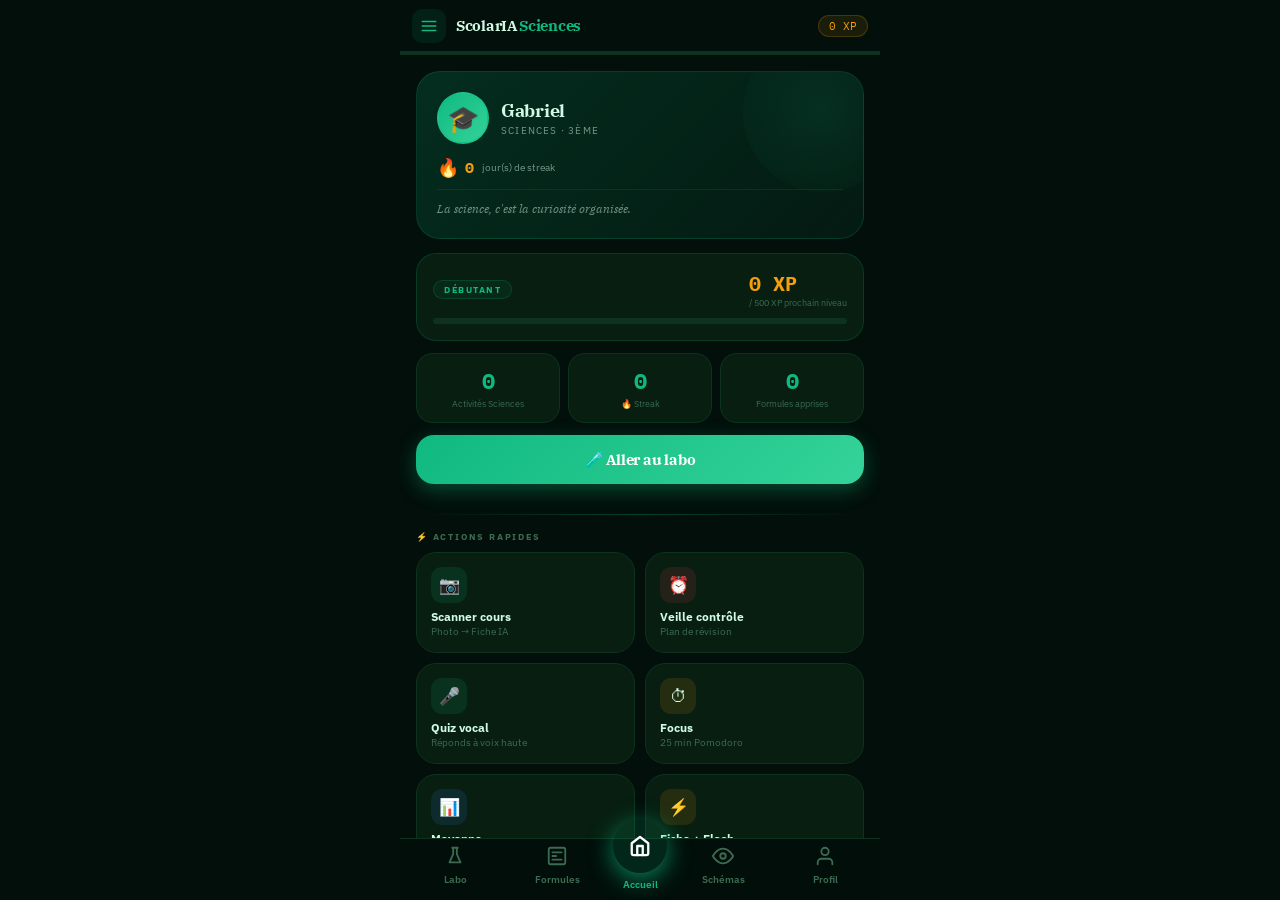
<file: scolaria-sciences.html>
<!DOCTYPE html>
<html lang="fr" data-theme="dark">
<head>
<meta charset="UTF-8">
<meta name="viewport" content="width=device-width,initial-scale=1,maximum-scale=1,user-scalable=no,viewport-fit=cover">
<title>ScolarIA — Sciences</title>
<meta name="theme-color" content="#10b981">
<link href="https://fonts.googleapis.com/css2?family=IBM+Plex+Serif:ital,wght@0,400;0,600;0,700;1,400&family=IBM+Plex+Sans:wght@400;500;600;700&family=IBM+Plex+Mono:wght@400;600;700&display=swap" rel="stylesheet">
<style>
:root{
  --bg:#020f0a;--surf:#041409;--card:#071e10;--bord:#0d3320;
  --a1:#10b981;--a2:#34d399;--a3:#6ee7b7;--a4:#f59e0b;
  --tx:#d1fae5;--mu:#3d6b52;
  --svt:#10b981;--phy:#3b82f6;--chi:#f59e0b;--mat:#8b5cf6;
  --nav:62px;--hdr:52px;
  --fb:'IBM Plex Sans',sans-serif;
  --fd:'IBM Plex Serif',serif;
  --fm:'IBM Plex Mono',monospace;
}
*,*::before,*::after{margin:0;padding:0;box-sizing:border-box;-webkit-tap-highlight-color:transparent}
html,body{height:100%;height:100dvh;background:var(--bg);color:var(--tx);font-family:var(--fb);overflow:hidden;-webkit-font-smoothing:antialiased}
#app{display:flex;flex-direction:column;height:100dvh;max-width:480px;margin:0 auto;overflow:hidden;padding-top:env(safe-area-inset-top,0px);position:relative}
/* DOT GRID */
#dotgrid{position:fixed;inset:0;pointer-events:none;z-index:0;max-width:480px;left:50%;transform:translateX(-50%)}
/* HEADER */
#hdr{height:var(--hdr);background:var(--bg);border-bottom:1px solid var(--bord);display:flex;align-items:center;padding:0 12px;gap:10px;flex-shrink:0;z-index:50;position:relative}
.hdr-back{width:34px;height:34px;border-radius:10px;background:rgba(16,185,129,.1);border:1px solid rgba(16,185,129,.2);color:var(--a1);font-size:20px;cursor:pointer;display:flex;align-items:center;justify-content:center;flex-shrink:0;line-height:1;font-family:sans-serif;border:1px solid rgba(16,185,129,.2)}
.hdr-logo{font-family:var(--fd);font-size:15px;font-weight:700;color:var(--tx);flex:1;letter-spacing:-.3px}
.hdr-logo span{color:var(--a1)}
.hdr-xp{font-family:var(--fm);font-size:11px;color:var(--a4);background:rgba(245,158,11,.1);border:1px solid rgba(245,158,11,.2);border-radius:20px;padding:3px 10px;flex-shrink:0}
/* XP BAR */
#xpw{height:3px;background:var(--bord);flex-shrink:0;position:relative;z-index:50;overflow:hidden}
#xpb{height:100%;background:linear-gradient(90deg,var(--a1),var(--a2));width:100%;transform:scaleX(0);transform-origin:left;transition:transform .6s cubic-bezier(.4,0,.2,1);position:relative}
#xpb::after{content:'';position:absolute;top:0;right:-20px;width:30px;height:100%;background:linear-gradient(90deg,transparent,rgba(255,255,255,.5));animation:shimmer 2s infinite}
@keyframes shimmer{0%,100%{opacity:0}50%{opacity:1}}
/* CONTENT */
#content{flex:1;overflow:hidden;position:relative;margin-bottom:calc(var(--nav) + env(safe-area-inset-bottom,0px));z-index:1}
.sec{position:absolute;inset:0;overflow-y:auto;padding:16px;padding-bottom:calc(var(--nav) + 42px + env(safe-area-inset-bottom,0px));display:none;scrollbar-width:thin;scrollbar-color:rgba(16,185,129,.4) transparent}
.sec::-webkit-scrollbar{width:5px}
.sec::-webkit-scrollbar-thumb{background:rgba(16,185,129,.4);border-radius:3px}
.sec.on{display:block}
/* ANIMATIONS */
@keyframes slideUp{from{opacity:0;transform:translateY(16px)}to{opacity:1;transform:translateY(0)}}
@keyframes shake{0%,100%{transform:translateX(0)}20%{transform:translateX(-6px)}40%{transform:translateX(6px)}60%{transform:translateX(-4px)}80%{transform:translateX(4px)}}
@keyframes flashGreen{0%,100%{background:var(--card)}50%{background:rgba(16,185,129,.22)}}
@keyframes flashRed{0%,100%{background:var(--card)}50%{background:rgba(239,68,68,.16)}}
@keyframes glowPulse{0%,100%{box-shadow:0 6px 20px rgba(16,185,129,.3)}50%{box-shadow:0 8px 30px rgba(16,185,129,.6)}}
@keyframes navPulse{0%,100%{box-shadow:0 4px 16px rgba(16,185,129,.4)}50%{box-shadow:0 6px 24px rgba(16,185,129,.65)}}
@keyframes typewr{from{clip-path:inset(0 100% 0 0)}to{clip-path:inset(0 0 0 0)}}
/* HERO */
.hero-card{background:linear-gradient(135deg,rgba(16,185,129,.18),rgba(52,211,153,.06));border:1px solid rgba(16,185,129,.18);border-radius:24px;padding:20px;margin-bottom:14px;position:relative;overflow:hidden;animation:slideUp .4s ease both}
.hero-card::before{content:'';position:absolute;width:160px;height:160px;border-radius:50%;background:radial-gradient(circle,rgba(16,185,129,.1),transparent);top:-40px;right:-40px;pointer-events:none}
.hero-row{display:flex;align-items:center;gap:12px;margin-bottom:12px}
.hero-avatar{width:52px;height:52px;border-radius:50%;background:linear-gradient(135deg,var(--a1),var(--a2));display:flex;align-items:center;justify-content:center;font-size:26px;flex-shrink:0;border:2px solid rgba(16,185,129,.35)}
.hero-name{font-family:var(--fd);font-size:18px;font-weight:700;color:var(--tx);letter-spacing:-.3px}
.hero-sub{font-size:10px;color:rgba(209,250,229,.55);margin-top:2px;text-transform:uppercase;letter-spacing:1.2px}
.streak-row{display:flex;align-items:center;gap:6px}
.streak-val{font-family:var(--fm);font-size:15px;font-weight:700;color:var(--a4)}
.streak-lbl{font-size:10px;color:rgba(209,250,229,.55);margin-left:2px}
.hero-quote{font-family:var(--fd);font-size:12px;font-style:italic;color:rgba(209,250,229,.5);margin-top:10px;line-height:1.5;border-top:1px solid rgba(16,185,129,.12);padding-top:10px}
/* XP CARD */
.xp-card{background:var(--card);border:1px solid rgba(16,185,129,.18);border-radius:20px;padding:16px;margin-bottom:12px;animation:slideUp .4s .06s ease both}
.xp-row{display:flex;align-items:center;justify-content:space-between;margin-bottom:10px}
.xp-level{font-size:9px;font-weight:700;text-transform:uppercase;letter-spacing:1.5px;color:var(--a1);background:rgba(16,185,129,.08);padding:3px 10px;border-radius:20px;border:1px solid rgba(16,185,129,.18)}
.xp-val{font-family:var(--fm);font-size:20px;font-weight:700;color:var(--a4)}
.xp-sub{font-size:9px;color:var(--mu)}
.xp-bar-wrap{height:6px;background:var(--bord);border-radius:3px;overflow:hidden}
.xp-bar-fill{height:100%;background:linear-gradient(90deg,var(--a1),var(--a2));border-radius:3px;width:100%;transform:scaleX(0);transform-origin:left;transition:transform .6s cubic-bezier(.4,0,.2,1)}
/* STATS */
.stats-grid{display:grid;grid-template-columns:1fr 1fr 1fr;gap:8px;margin-bottom:12px;animation:slideUp .4s .12s ease both}
.stat-card{background:var(--card);border:1px solid var(--bord);border-radius:16px;padding:12px 8px;text-align:center}
.stat-n{font-family:var(--fm);font-size:22px;font-weight:700;color:var(--a1)}
.stat-l{font-size:9px;color:var(--mu);margin-top:3px;line-height:1.3}
/* CTA */
.cta-btn{width:100%;padding:15px;background:linear-gradient(135deg,var(--a1),var(--a2));border:none;color:#fff;border-radius:18px;font-size:15px;font-family:var(--fd);font-weight:700;cursor:pointer;box-shadow:0 6px 20px rgba(16,185,129,.35);margin-bottom:14px;animation:glowPulse 3s infinite,slideUp .4s .18s ease both;letter-spacing:-.2px}
.cta-btn:active{transform:scale(.97)}
/* SECTION LABELS */
.sec-sep{height:1px;background:linear-gradient(90deg,transparent,rgba(16,185,129,.3),transparent);margin:16px 0}
.sec-lbl{font-size:9px;font-weight:700;text-transform:uppercase;letter-spacing:1.8px;color:var(--mu);margin-bottom:10px}
/* ACTION CARDS */
.actions-grid{display:grid;grid-template-columns:1fr 1fr;gap:10px;margin-bottom:14px;animation:slideUp .4s .24s ease both}
.act-card{background:var(--card);border:1px solid var(--bord);border-radius:20px;padding:14px;min-height:96px;display:flex;flex-direction:column;justify-content:space-between;cursor:pointer;transition:transform .15s,border-color .15s}
.act-card:active{transform:scale(.95)}
.act-icon{width:36px;height:36px;border-radius:11px;display:flex;align-items:center;justify-content:center;font-size:17px;margin-bottom:6px}
.act-title{font-size:12px;font-weight:700;color:var(--tx)}
.act-sub{font-size:10px;color:var(--mu);margin-top:1px}
/* LABO CARDS */
.lab-card{background:var(--card);border:1px solid var(--bord);border-radius:22px;padding:18px;margin-bottom:12px;cursor:pointer;transition:all .2s}
.lab-card:active{transform:scale(.97);border-color:var(--a1)}
.lab-card:nth-child(2){animation:slideUp .4s 0ms ease both}
.lab-card:nth-child(3){animation:slideUp .4s 60ms ease both}
.lab-card:nth-child(4){animation:slideUp .4s 120ms ease both}
.lab-card:nth-child(5){animation:slideUp .4s 180ms ease both}
.lab-top{display:flex;align-items:flex-start;justify-content:space-between;margin-bottom:10px}
.lab-emoji{font-size:30px;line-height:1}
.lab-diff{font-size:8px;font-weight:700;text-transform:uppercase;letter-spacing:1px;padding:3px 8px;border-radius:10px}
.diff-easy{background:rgba(16,185,129,.12);color:var(--a1);border:1px solid rgba(16,185,129,.2)}
.diff-med{background:rgba(59,130,246,.12);color:#60a5fa;border:1px solid rgba(59,130,246,.2)}
.diff-hard{background:rgba(245,158,11,.12);color:var(--a4);border:1px solid rgba(245,158,11,.2)}
.lab-title{font-family:var(--fd);font-size:15px;font-weight:700;color:var(--tx);margin-bottom:4px;letter-spacing:-.2px}
.lab-desc{font-size:11px;color:var(--mu);line-height:1.5}
.lab-meta{display:flex;align-items:center;gap:6px;margin-top:10px}
.lab-dot{width:6px;height:6px;border-radius:50%}
.lab-subj{font-size:9.5px;font-weight:600;color:var(--mu);text-transform:uppercase;letter-spacing:.8px;flex:1}
.lab-arrow{font-size:16px;color:var(--a1);opacity:.7}
/* EXPERIMENT OVERLAY */
#expOvl{position:fixed;inset:0;z-index:100000;background:var(--bg);display:none;flex-direction:column;max-width:100%;width:100%}
#expOvl.on{display:flex}
#expHdr{display:flex;align-items:center;gap:10px;padding:14px 16px;background:var(--surf);border-bottom:1px solid var(--bord);flex-shrink:0}
#expClose{width:32px;height:32px;border-radius:50%;background:rgba(255,255,255,.05);border:1px solid var(--bord);color:var(--mu);font-size:13px;cursor:pointer;display:flex;align-items:center;justify-content:center;flex-shrink:0}
#expTitle{font-family:var(--fd);font-size:15px;font-weight:700;color:var(--tx);flex:1}
#expBody{flex:1;overflow-y:auto;padding:18px 16px;scrollbar-width:thin;scrollbar-color:rgba(16,185,129,.4) transparent}
#expBody::-webkit-scrollbar{width:5px}
#expBody::-webkit-scrollbar-thumb{background:rgba(16,185,129,.4);border-radius:3px}
/* FORMULA BLOCK */
.formula-block{background:#010a06;border-left:3px solid var(--a1);border-radius:0 14px 14px 0;padding:14px 16px;margin-bottom:14px}
.formula-name{font-size:8.5px;text-transform:uppercase;letter-spacing:1.5px;color:var(--mu);margin-bottom:5px}
.formula-text{font-family:var(--fm);font-size:20px;font-weight:700;color:var(--a2);display:block;animation:typewr .8s steps(15) both}
.formula-vars{font-size:11px;color:var(--mu);margin-top:6px;line-height:1.7}
/* SLIDERS */
.slider-row{display:flex;align-items:center;gap:10px;margin-bottom:8px}
.slider-lbl{font-family:var(--fm);font-size:12px;font-weight:700;width:16px;flex-shrink:0;color:var(--a2)}
.slider-unit{font-family:var(--fm);font-size:9px;color:var(--mu);width:16px;flex-shrink:0}
.slider-input{flex:1;-webkit-appearance:none;height:4px;background:var(--bord);border-radius:2px;outline:none;cursor:pointer}
.slider-input::-webkit-slider-thumb{-webkit-appearance:none;width:18px;height:18px;border-radius:50%;background:var(--a1);box-shadow:0 0 8px rgba(16,185,129,.5);cursor:pointer}
.slider-val{font-family:var(--fm);font-size:12px;font-weight:700;color:var(--tx);width:56px;text-align:right;flex-shrink:0}
.slider-val.calc{color:var(--a2)}
/* FORMULA CARDS */
.formula-card{background:var(--card);border:1px solid var(--bord);border-radius:20px;padding:16px;margin-bottom:12px}
.formula-card:nth-child(2){animation:slideUp .4s 0ms ease both}
.formula-card:nth-child(3){animation:slideUp .4s 70ms ease both}
.formula-card:nth-child(4){animation:slideUp .4s 140ms ease both}
.formula-card:nth-child(5){animation:slideUp .4s 210ms ease both}
.fc-header{display:flex;align-items:center;gap:10px;margin-bottom:12px}
.fc-dot{width:10px;height:10px;border-radius:3px;flex-shrink:0}
.fc-title{font-family:var(--fd);font-size:14px;font-weight:700;color:var(--tx);flex:1}
.fc-btns{display:flex;gap:8px;margin-top:12px}
.fc-btn{flex:1;padding:8px 6px;border:1px solid var(--bord);border-radius:10px;background:transparent;color:var(--mu);font-size:10.5px;font-weight:600;cursor:pointer;font-family:var(--fb);transition:all .15s}
.fc-btn:active{transform:scale(.95);border-color:var(--a1);color:var(--a1)}
.fc-extra{display:none;margin-top:8px}
.fc-extra.on{display:block}
.tip-box{background:rgba(245,158,11,.07);border:1px solid rgba(245,158,11,.18);border-radius:12px;padding:10px 14px;font-size:11.5px;color:rgba(209,250,229,.75);line-height:1.6}
.concret-box{background:#010a06;border-left:3px solid var(--phy);border-radius:0 12px 12px 0;padding:10px 14px;font-family:var(--fm);font-size:11.5px;color:#93c5fd;line-height:1.7}
/* SCHEMAS */
.schema-card{background:var(--card);border:1px solid var(--bord);border-radius:22px;overflow:hidden;margin-bottom:14px}
.schema-card:nth-child(2){animation:slideUp .4s 0ms ease both}
.schema-card:nth-child(3){animation:slideUp .4s 80ms ease both}
.schema-header{padding:14px 16px;display:flex;align-items:center;justify-content:space-between}
.schema-title{font-family:var(--fd);font-size:14px;font-weight:700;color:var(--tx)}
.schema-score{font-family:var(--fm);font-size:11px;color:var(--a4);background:rgba(245,158,11,.08);border:1px solid rgba(245,158,11,.18);padding:2px 8px;border-radius:10px}
.schema-svg-wrap{padding:0 16px}
.schema-inputs{padding:10px 16px}
.schema-input-row{display:flex;align-items:center;gap:8px;margin-bottom:6px}
.schema-num{width:22px;height:22px;border-radius:50%;background:rgba(16,185,129,.12);border:1px solid rgba(16,185,129,.25);color:var(--a1);font-size:10px;font-weight:700;display:flex;align-items:center;justify-content:center;flex-shrink:0;font-family:var(--fm)}
.schema-inp{flex:1;background:var(--surf);border:1px solid var(--bord);border-radius:10px;padding:7px 12px;color:var(--tx);font-family:var(--fb);font-size:12px;outline:none;transition:border-color .15s}
.schema-inp:focus{border-color:var(--a1)}
.schema-inp.ok{border-color:var(--a1);background:rgba(16,185,129,.07);color:var(--a2)}
.schema-inp.err{border-color:#ef4444;background:rgba(239,68,68,.06)}
.schema-btns{display:flex;gap:8px;padding:0 16px 14px}
.schema-btn{flex:1;padding:9px;border-radius:12px;border:1px solid var(--bord);background:transparent;color:var(--mu);font-size:11.5px;font-weight:600;cursor:pointer;font-family:var(--fb)}
.schema-btn.primary{background:linear-gradient(135deg,var(--a1),var(--a2));border:none;color:#fff;font-weight:700}
.schema-btn:active{transform:scale(.96)}
/* PROFIL */
.prof-hero{background:linear-gradient(135deg,rgba(16,185,129,.2),rgba(52,211,153,.08));border:1px solid rgba(16,185,129,.18);border-radius:24px;padding:22px;margin-bottom:14px;text-align:center;animation:slideUp .4s ease both}
.prof-avatar-big{width:70px;height:70px;border-radius:50%;background:linear-gradient(135deg,var(--a1),var(--a2));display:flex;align-items:center;justify-content:center;font-size:34px;margin:0 auto 12px;border:3px solid rgba(16,185,129,.35)}
.prof-name{font-family:var(--fd);font-size:20px;font-weight:700;color:var(--tx);letter-spacing:-.3px}
.prof-lvl{font-size:10px;color:var(--a1);text-transform:uppercase;letter-spacing:1.5px;margin-top:4px}
.prof-stats{display:grid;grid-template-columns:1fr 1fr;gap:10px;margin-bottom:14px;animation:slideUp .4s .08s ease both}
.ps-card{background:var(--card);border:1px solid var(--bord);border-radius:18px;padding:14px;text-align:center}
.ps-n{font-family:var(--fm);font-size:24px;font-weight:700;color:var(--a1)}
.ps-l{font-size:10px;color:var(--mu);margin-top:3px}
.pref-card{background:var(--card);border:1px solid var(--bord);border-radius:18px;padding:16px;margin-bottom:10px;animation:slideUp .4s .16s ease both}
.pref-row{display:flex;align-items:center;justify-content:space-between;padding:8px 0}
.pref-row+.pref-row{border-top:1px solid var(--bord)}
.pref-info{flex:1}
.pref-lbl{font-size:13px;font-weight:600;color:var(--tx)}
.pref-sub{font-size:10px;color:var(--mu);margin-top:1px}
.tog{width:42px;height:24px;border-radius:12px;background:var(--bord);position:relative;cursor:pointer;transition:background .2s;border:none;flex-shrink:0}
.tog.on{background:var(--a1)}
.tog::after{content:'';position:absolute;top:3px;left:3px;width:18px;height:18px;border-radius:50%;background:#fff;transition:transform .2s}
.tog.on::after{transform:translateX(18px)}
.danger-btn{width:100%;padding:13px;border-radius:14px;border:1px solid rgba(239,68,68,.28);background:rgba(239,68,68,.05);color:#f87171;font-size:13px;font-weight:700;cursor:pointer;font-family:var(--fb);transition:all .15s;margin-top:6px;animation:slideUp .4s .24s ease both}
.danger-btn:active{background:rgba(239,68,68,.1);transform:scale(.97)}
/* NAV */
#nav{position:fixed;bottom:0;left:50%;transform:translateX(-50%);width:100%;max-width:480px;height:calc(var(--nav) + 22px + env(safe-area-inset-bottom,20px));background:transparent;border:none;display:flex;align-items:flex-end;padding:0 4px calc(8px + env(safe-area-inset-bottom,16px)) 4px;z-index:99990;overflow:visible;transition:transform .22s ease,opacity .22s ease}
#nav::before{content:"";position:absolute;left:0;right:0;bottom:0;height:calc(var(--nav) + env(safe-area-inset-bottom,20px));background:rgba(2,15,10,.92);border-top:1px solid var(--bord);z-index:-1;pointer-events:none;backdrop-filter:blur(20px);-webkit-backdrop-filter:blur(20px)}
.ni{flex:1;display:flex;flex-direction:column;align-items:center;gap:2px;border:none;background:transparent;color:var(--mu);padding:6px 2px;cursor:pointer;font-size:9.5px;font-weight:600;font-family:var(--fb);transition:color .22s;-webkit-tap-highlight-color:transparent}
.ni.on{color:var(--a1)}
.niw{width:44px;height:30px;display:flex;align-items:center;justify-content:center;border-radius:14px;transition:all .22s}
.ni.on .niw{background:rgba(16,185,129,.14);transform:translateY(-3px)}
.nic{flex:0 0 64px;position:relative;z-index:99999;display:flex;flex-direction:column;align-items:center;justify-content:flex-start;align-self:flex-start}
.nic .niw{width:54px;height:54px;border-radius:50%;background:linear-gradient(135deg,var(--a1),var(--a2));color:#fff;box-shadow:0 4px 16px rgba(16,185,129,.45);margin-top:0;font-size:22px;animation:navPulse 3s infinite}
.nic.on .niw{box-shadow:0 6px 24px rgba(16,185,129,.7)}
/* TOAST */
#toast{position:fixed;bottom:calc(var(--nav) + env(safe-area-inset-bottom,0px) + 72px);left:50%;transform:translateX(-50%) translateY(8px);background:var(--surf);border:1px solid var(--bord);border-radius:14px;padding:10px 18px;font-size:12px;font-weight:600;color:var(--tx);z-index:9999;opacity:0;transition:all .25s;pointer-events:none;white-space:nowrap;max-width:calc(100% - 32px);text-align:center}
#toast.on{opacity:1;transform:translateX(-50%) translateY(0)}
/* ELEMENT SHEET */
#ptSheet{position:fixed;bottom:0;left:50%;transform:translateX(-50%) translateY(100%);width:100%;max-width:480px;z-index:1000;background:var(--surf);border-top:1px solid var(--bord);border-radius:24px 24px 0 0;padding:20px 20px max(20px,env(safe-area-inset-bottom));transition:transform .3s cubic-bezier(.4,0,.2,1)}
#ptSheet.on{transform:translateX(-50%) translateY(0)}
#ptSheetOverlay{position:fixed;inset:0;z-index:999;background:rgba(0,0,0,.6);display:none}
#ptSheetOverlay.on{display:block}
.pt-sym{font-family:var(--fm);font-size:56px;font-weight:700;color:var(--a1);text-align:center;margin-bottom:4px;line-height:1}
.pt-name{font-family:var(--fd);font-size:22px;font-weight:700;color:var(--tx);text-align:center;margin-bottom:14px}
.pt-grid{display:grid;grid-template-columns:1fr 1fr;gap:8px;margin-bottom:14px}
.pt-info{background:var(--card);border:1px solid var(--bord);border-radius:12px;padding:10px 12px}
.pt-info-lbl{font-size:9px;text-transform:uppercase;letter-spacing:1.2px;color:var(--mu);margin-bottom:2px}
.pt-info-val{font-family:var(--fm);font-size:14px;font-weight:700;color:var(--tx)}
.pt-fact{background:rgba(16,185,129,.05);border:1px solid rgba(16,185,129,.14);border-radius:14px;padding:12px 14px;font-size:12px;color:rgba(209,250,229,.65);line-height:1.6;margin-bottom:14px;font-family:var(--fd);font-style:italic}
.pt-close{width:100%;padding:12px;border-radius:14px;background:var(--card);border:1px solid var(--bord);color:var(--mu);font-size:13px;font-weight:600;cursor:pointer;font-family:var(--fb)}
.pt-close:active{transform:scale(.97)}
/* PERIODIC TABLE GRID */
.ptable-wrap{overflow-x:auto;margin-bottom:14px;-webkit-overflow-scrolling:touch}
.ptable-inner{display:grid;grid-template-columns:repeat(18,1fr);gap:2px;min-width:320px;padding:4px 0}
.pe{border-radius:4px;padding:3px 2px;text-align:center;cursor:pointer;transition:all .15s;border:1px solid transparent;min-height:34px;display:flex;flex-direction:column;justify-content:center}
.pe:active{transform:scale(.88)}
.pe .pn{font-size:5.5px;color:rgba(255,255,255,.45);font-family:var(--fm);line-height:1}
.pe .ps{font-size:10px;font-weight:700;font-family:var(--fm);color:#fff;line-height:1.1}
.pe .pm{font-size:5px;color:rgba(255,255,255,.4);line-height:1;font-family:var(--fm)}
.pe.alkali{background:#3b0f08}
.pe.alkaline{background:#0a1f3b}
.pe.transition{background:#0a1a30}
.pe.other{background:#0f2030}
.pe.metalloid{background:#1a0e38}
.pe.nonmetal{background:#08271a}
.pe.halogen{background:#0d1e2a}
.pe.noble{background:#0d1525}
/* CIRCUIT GRID BUILDER */
.cg-wrap{background:var(--surf);border:1px solid var(--bord);border-radius:16px;padding:4px;margin-bottom:10px;overflow:hidden}
.cg-svg{touch-action:none}
.cg-svg{width:100%;display:block;border-radius:10px;background:#010a06}
.cg-toolbar{display:flex;gap:5px;margin-bottom:10px;overflow-x:auto;padding-bottom:4px;scrollbar-width:none}
.cg-toolbar::-webkit-scrollbar{display:none}
.cg-tool{min-width:52px;padding:8px 4px;border:1.5px solid var(--bord);border-radius:14px;background:var(--card);color:var(--mu);font-size:10px;font-weight:600;cursor:pointer;font-family:var(--fb);text-align:center;transition:all .15s;line-height:1.3;flex-shrink:0}
.cg-tool.on{border-color:var(--a1);color:var(--a1);background:rgba(16,185,129,.12)}
.cg-tool:active{transform:scale(.93)}
.cg-tool .cg-ico{font-size:18px;display:block;margin-bottom:2px}
.cg-readings{background:#010a06;border-left:3px solid var(--a1);border-radius:0 12px 12px 0;padding:10px 14px;font-family:var(--fm);font-size:12px;color:var(--a2);margin:10px 0;line-height:1.8}
.cg-ctrl{display:flex;align-items:center;gap:8px;margin:8px 0}
.cg-ctrl-lbl{font-family:var(--fm);font-size:12px;font-weight:700;color:var(--a4);width:14px;flex-shrink:0}
.cg-ctrl-val{font-family:var(--fm);font-size:12px;font-weight:700;color:var(--tx);width:44px;text-align:right;flex-shrink:0}
.sw-btn{padding:10px 20px;border-radius:14px;font-size:13px;font-weight:700;cursor:pointer;font-family:var(--fb);transition:all .15s}
.sw-open{background:rgba(239,68,68,.1);border:1px solid rgba(239,68,68,.3);color:#f87171}
.sw-closed{background:rgba(16,185,129,.1);border:1px solid rgba(16,185,129,.3);color:var(--a1)}
.sw-btn:active{transform:scale(.95)}
.cg-sw-row{display:flex;justify-content:center;gap:10px;margin:6px 0}
/* EQUATION */
.eq-wrap{background:var(--surf);border:1px solid var(--bord);border-radius:16px;padding:16px;margin-bottom:14px}
.eq-row{display:flex;align-items:center;gap:6px;flex-wrap:wrap;justify-content:center;margin-bottom:12px}
.eq-coef{width:34px;height:34px;border-radius:8px;background:#010a06;border:1.5px solid rgba(245,158,11,.4);color:var(--a4);font-family:var(--fm);font-size:15px;font-weight:700;text-align:center;outline:none;display:block;padding:0}
.eq-coef:focus{border-color:var(--a4);box-shadow:0 0 8px rgba(245,158,11,.3)}
.eq-mol{font-family:var(--fm);font-size:14px;font-weight:700;color:var(--tx)}
.eq-op{font-size:18px;color:var(--mu);padding:0 2px}
.eq-res{border-radius:12px;padding:10px 14px;font-size:12px;font-family:var(--fm);margin-bottom:10px;display:none;line-height:1.8}
.eq-res.ok{background:rgba(16,185,129,.08);border:1px solid rgba(16,185,129,.2);color:var(--a2);display:block}
.eq-res.err{background:rgba(239,68,68,.06);border:1px solid rgba(239,68,68,.18);color:#fca5a5;display:block}
/* OPTICS */
.optics-wrap{background:var(--surf);border:1px solid var(--bord);border-radius:16px;padding:16px;margin-bottom:14px}
.optics-svg{width:100%;max-width:300px;display:block;margin:0 auto}
.optics-data{display:grid;grid-template-columns:1fr 1fr;gap:8px;margin-top:10px}
.opt-val{background:#010a06;border-left:3px solid var(--phy);border-radius:0 10px 10px 0;padding:8px 12px}
.opt-lbl{font-size:8.5px;text-transform:uppercase;letter-spacing:1px;color:var(--mu);margin-bottom:2px}
.opt-num{font-family:var(--fm);font-size:15px;font-weight:700;color:#93c5fd}
/* exp action btn */
.exp-btn{width:100%;padding:13px;border-radius:14px;background:linear-gradient(135deg,var(--a1),var(--a2));border:none;color:#fff;font-size:14px;font-weight:700;cursor:pointer;font-family:var(--fb);margin-bottom:10px;box-shadow:0 4px 14px rgba(16,185,129,.3)}
.exp-btn:active{transform:scale(.97)}
.exp-btn.secondary{background:transparent;border:1px solid var(--bord);color:var(--mu);box-shadow:none}
/* planet buttons */
.planet-btn{flex:1;padding:8px 4px;border:1px solid var(--bord);border-radius:10px;background:transparent;color:var(--mu);font-size:11px;font-weight:600;cursor:pointer;font-family:var(--fb);transition:all .15s;text-align:center}
.planet-btn.on{border-color:var(--a1);color:var(--a1);background:rgba(16,185,129,.08)}
.planet-btn:active{transform:scale(.94)}
/* (circuit builder CSS moved to .cg-* classes above) */
/* result box */
.res-box{border-radius:14px;padding:14px;margin-bottom:12px;text-align:center;display:none}
.res-box.ok{background:rgba(16,185,129,.1);border:1px solid rgba(16,185,129,.2);display:block}
.res-box.err{background:rgba(239,68,68,.06);border:1px solid rgba(239,68,68,.18);display:block}
.res-emoji{font-size:36px;margin-bottom:6px}
.res-title{font-family:var(--fd);font-size:16px;font-weight:700;margin-bottom:4px}
.res-title.ok{color:var(--a1)}
.res-title.err{color:#f87171}
.res-txt{font-size:12px;color:rgba(209,250,229,.6);line-height:1.6}
/* gph header */
.gph{display:flex;align-items:center;justify-content:space-between;margin-bottom:14px}
.gpt{font-family:var(--fd);font-size:18px;font-weight:700;color:var(--tx);letter-spacing:-.3px}
.gps{font-size:11px;color:var(--mu)}
/* SCALE OF UNIVERSE — Cary Huang style */
.su-wrap{position:relative;width:100%;height:72vh;min-height:380px;border:1px solid var(--bord);border-radius:18px;overflow:hidden;touch-action:none;user-select:none;-webkit-user-select:none;transition:background .6s}
.su-viewport{position:absolute;inset:0;bottom:88px;overflow:hidden}
.su-bottom{position:absolute;bottom:0;left:0;right:0;background:rgba(0,0,0,.5);z-index:10;padding:6px 10px 8px}
.su-obj{position:absolute;display:flex;flex-direction:column;align-items:center;pointer-events:none;transition:none;will-change:transform,opacity}
.su-circle{border-radius:50%;display:flex;align-items:center;justify-content:center;flex-shrink:0;opacity:.8;box-shadow:0 0 8px rgba(0,0,0,.3)}
.su-emoji{line-height:1;filter:drop-shadow(0 1px 2px rgba(0,0,0,.5))}
.su-name{font-family:var(--fd);font-weight:700;color:#fff;text-align:center;white-space:nowrap;text-shadow:0 1px 4px rgba(0,0,0,.9);margin-top:3px;line-height:1.1;font-size:11px}
.su-size{font-family:var(--fm);color:rgba(255,255,255,.55);text-align:center;white-space:nowrap;text-shadow:0 1px 3px rgba(0,0,0,.7);margin-top:1px;font-size:9px}
.su-indicator{position:absolute;top:10px;left:50%;transform:translateX(-50%);font-family:var(--fm);font-size:22px;font-weight:700;color:rgba(255,255,255,.9);z-index:5;text-shadow:0 2px 10px rgba(0,0,0,.8);pointer-events:none;white-space:nowrap}
.su-cat{position:absolute;top:38px;left:50%;transform:translateX(-50%);font-size:10px;font-weight:700;text-transform:uppercase;letter-spacing:1.8px;color:rgba(255,255,255,.5);z-index:5;pointer-events:none;white-space:nowrap}
.su-slider-wrap{display:flex;align-items:center;gap:8px;margin-top:4px}
.su-slider{-webkit-appearance:none;appearance:none;flex:1;height:6px;border-radius:3px;background:rgba(255,255,255,.15);outline:none;cursor:pointer}
.su-slider::-webkit-slider-thumb{-webkit-appearance:none;width:20px;height:20px;border-radius:50%;background:var(--a1);box-shadow:0 0 8px rgba(16,185,129,.6);cursor:pointer}
.su-slider::-moz-range-thumb{width:20px;height:20px;border-radius:50%;background:var(--a1);box-shadow:0 0 8px rgba(16,185,129,.6);cursor:pointer;border:none}
.su-lbl{font-family:var(--fm);font-size:10px;color:rgba(255,255,255,.5);flex-shrink:0;white-space:nowrap}
.su-nav{display:flex;gap:4px}
.su-nav button{flex:1;padding:5px 2px;background:rgba(16,185,129,.1);border:1px solid rgba(16,185,129,.25);border-radius:8px;color:var(--tx);font-size:10px;font-family:var(--fb);cursor:pointer;white-space:nowrap}
.su-nav button:active{background:rgba(16,185,129,.25)}
@media(max-width:500px){.su-wrap{height:calc(100vh - 200px);min-height:300px;max-height:460px}.su-name{font-size:10px}.su-size{font-size:8px}.su-indicator{font-size:18px}.su-cat{font-size:9px;top:34px}.su-nav button{font-size:9px;padding:4px 1px}.su-bottom{padding:4px 6px 6px}}
</style>
</head>
<body>
<div id="app">

<!-- DOT GRID SVG BACKGROUND -->
<svg id="dotgrid" preserveAspectRatio="none">
  <defs>
    <pattern id="dots" x="0" y="0" width="20" height="20" patternUnits="userSpaceOnUse">
      <circle cx="2" cy="2" r="1" fill="#10b981" opacity="0.4"/>
    </pattern>
  </defs>
  <rect width="100%" height="100%" fill="url(#dots)" opacity="0.04"/>
</svg>

<!-- HEADER -->
<div id="hdr">
  <button class="hdr-back" id="hdr-menu-btn" onclick="toggleHdrMenu()" title="Menu" style="border:none;cursor:pointer"><svg width="18" height="18" viewBox="0 0 24 24" fill="none" stroke="currentColor" stroke-width="2" stroke-linecap="round"><line x1="3" y1="6" x2="21" y2="6"/><line x1="3" y1="12" x2="21" y2="12"/><line x1="3" y1="18" x2="21" y2="18"/></svg></button>
  <div class="hdr-logo">ScolarIA <span>Sciences</span></div>
  <div class="hdr-xp" id="xpDisplay">0 XP</div>
</div>
<div id="hdr-menu" style="display:none;position:absolute;top:52px;left:10px;background:var(--bg);border:1px solid var(--bord);border-radius:16px;padding:6px;z-index:200;min-width:200px;box-shadow:0 8px 32px rgba(0,0,0,.3)">
  <button onclick="window.open('scolaria-home-v2.html','_self')" style="width:100%;display:flex;align-items:center;gap:10px;padding:10px 12px;border:none;background:rgba(139,111,255,.12);color:#f5f3ff;font-size:12.5px;font-family:'Space Grotesk',sans-serif;font-weight:700;cursor:pointer;border-radius:10px;text-align:left;margin-bottom:4px"><svg width="18" height="18" viewBox="0 0 24 24" fill="none" stroke="#7c5cfc" stroke-width="2" stroke-linecap="round"><path d="M3 9l9-7 9 7v11a2 2 0 0 1-2 2H5a2 2 0 0 1-2-2z"/><polyline points="9 22 9 12 15 12 15 22"/></svg><span style="flex:1">ScolarIA</span><svg width="14" height="14" viewBox="0 0 24 24" fill="none" stroke="#6b6890" stroke-width="2" stroke-linecap="round"><polyline points="9 18 15 12 9 6"/></svg></button>
  <button onclick="window.open('scolaria-langues.html','_self')" style="width:100%;display:flex;align-items:center;gap:10px;padding:10px 12px;border:none;background:rgba(14,165,233,.15);color:#f5f3ff;font-size:12.5px;font-family:'Space Grotesk',sans-serif;font-weight:700;cursor:pointer;border-radius:10px;text-align:left;margin-bottom:4px"><svg width="18" height="18" viewBox="0 0 24 24" fill="none" stroke="#0ea5e9" stroke-width="2" stroke-linecap="round"><circle cx="12" cy="12" r="10"/><line x1="2" y1="12" x2="22" y2="12"/><path d="M12 2a15.3 15.3 0 0 1 4 10 15.3 15.3 0 0 1-4 10 15.3 15.3 0 0 1-4-10 15.3 15.3 0 0 1 4-10z"/></svg><span style="flex:1">Langues</span><svg width="14" height="14" viewBox="0 0 24 24" fill="none" stroke="#6b6890" stroke-width="2" stroke-linecap="round"><polyline points="9 18 15 12 9 6"/></svg></button>
  <button onclick="toggleHdrMenu()" style="width:100%;display:flex;align-items:center;gap:10px;padding:10px 12px;border:none;background:rgba(52,211,153,.15);color:#f5f3ff;font-size:12.5px;font-family:'Space Grotesk',sans-serif;font-weight:700;cursor:pointer;border-radius:10px;text-align:left;margin-bottom:4px;border:1.5px solid #34d399"><svg width="18" height="18" viewBox="0 0 24 24" fill="none" stroke="#34d399" stroke-width="2" stroke-linecap="round"><rect x="3" y="3" width="7" height="7"/><rect x="14" y="3" width="7" height="7"/><rect x="14" y="14" width="7" height="7"/><rect x="3" y="14" width="7" height="7"/></svg><span style="flex:1">Sciences</span><span style="font-size:9px;color:#34d399;background:rgba(52,211,153,.15);padding:2px 6px;border-radius:6px">Actif</span></button>
  <button id="fs-btn" onclick="toggleFS();toggleHdrMenu()" style="width:100%;display:flex;align-items:center;gap:10px;padding:10px 12px;border:none;background:rgba(255,255,255,.05);color:#f5f3ff;font-size:12.5px;font-family:'Space Grotesk',sans-serif;font-weight:700;cursor:pointer;border-radius:10px;text-align:left"><svg width="18" height="18" viewBox="0 0 24 24" fill="none" stroke="currentColor" stroke-width="2" stroke-linecap="round"><polyline points="15 3 21 3 21 9"/><polyline points="9 21 3 21 3 15"/><line x1="21" y1="3" x2="14" y2="10"/><line x1="3" y1="21" x2="10" y2="14"/></svg><span style="flex:1">Plein &#233;cran</span><span id="fs-status" style="font-size:9px;color:#10b981;background:rgba(16,185,129,.15);padding:2px 6px;border-radius:6px">ON</span></button>
</div>
<div id="xpw"><div id="xpb"></div></div>

<!-- CONTENT -->
<div id="content">

  <!-- ── ACCUEIL ── -->
  <div class="sec on" id="s-acc">
    <div class="hero-card">
      <div class="hero-row">
        <div class="hero-avatar" id="heroAvatar">🎓</div>
        <div>
          <div class="hero-name" id="heroName">Gabriel</div>
          <div class="hero-sub">Sciences · 3ème</div>
        </div>
      </div>
      <div class="streak-row">
        <span style="font-size:18px">🔥</span>
        <span class="streak-val" id="heroStreak">0</span>
        <span class="streak-lbl">jour(s) de streak</span>
      </div>
      <div class="hero-quote" id="heroQuote">La science, c'est la curiosité organisée.</div>
    </div>

    <div class="xp-card">
      <div class="xp-row">
        <div class="xp-level" id="xpLevel">Débutant</div>
        <div>
          <div class="xp-val" id="xpValAcc">0 XP</div>
          <div class="xp-sub">/ 500 XP prochain niveau</div>
        </div>
      </div>
      <div class="xp-bar-wrap"><div class="xp-bar-fill" id="xpBarAcc" style="width:0%"></div></div>
    </div>

    <div class="stats-grid">
      <div class="stat-card">
        <div class="stat-n" id="statAct">0</div>
        <div class="stat-l">Activités Sciences</div>
      </div>
      <div class="stat-card">
        <div class="stat-n" id="statStrk">0</div>
        <div class="stat-l">🔥 Streak</div>
      </div>
      <div class="stat-card">
        <div class="stat-n" id="statForm">0</div>
        <div class="stat-l">Formules apprises</div>
      </div>
    </div>

    <button class="cta-btn" onclick="goSec('lab')">🧪 Aller au labo</button>

    <div class="sec-sep"></div>
    <div class="sec-lbl">⚡ ACTIONS RAPIDES</div>
    <div class="actions-grid">
      <div class="act-card" onclick="showToast('📷 Scanner bientôt dispo !')">
        <div class="act-icon" style="background:rgba(16,185,129,.12)">📷</div>
        <div>
          <div class="act-title">Scanner cours</div>
          <div class="act-sub">Photo → Fiche IA</div>
        </div>
      </div>
      <div class="act-card" onclick="showToast('⏰ Veille bientôt dispo !')">
        <div class="act-icon" style="background:rgba(244,63,94,.12)">⏰</div>
        <div>
          <div class="act-title">Veille contrôle</div>
          <div class="act-sub">Plan de révision</div>
        </div>
      </div>
      <div class="act-card" onclick="showToast('🎤 Quiz vocal bientôt dispo !')">
        <div class="act-icon" style="background:rgba(16,185,129,.12)">🎤</div>
        <div>
          <div class="act-title">Quiz vocal</div>
          <div class="act-sub">Réponds à voix haute</div>
        </div>
      </div>
      <div class="act-card" onclick="showToast('⏱ Focus bientôt dispo !')">
        <div class="act-icon" style="background:rgba(245,158,11,.12)">⏱</div>
        <div>
          <div class="act-title">Focus</div>
          <div class="act-sub">25 min Pomodoro</div>
        </div>
      </div>
      <div class="act-card" onclick="showToast('📊 Moyennes bientôt dispo !')">
        <div class="act-icon" style="background:rgba(59,130,246,.12)">📊</div>
        <div>
          <div class="act-title">Moyenne</div>
          <div class="act-sub">Notes et coefficients</div>
        </div>
      </div>
      <div class="act-card" onclick="showToast('⚡ Combo bientôt dispo !')">
        <div class="act-icon" style="background:rgba(245,158,11,.12)">⚡</div>
        <div>
          <div class="act-title">Fiche + Flash</div>
          <div class="act-sub">Générer en 1 clic</div>
        </div>
      </div>
    </div>

    <div class="sec-sep"></div>
    <div class="sec-lbl">🎯 OUTILS SCIENCES</div>
    <div class="actions-grid">
      <div class="act-card" onclick="goSec('form')">
        <div class="act-icon" style="background:rgba(59,130,246,.12)">🧮</div>
        <div>
          <div class="act-title">Calculer formule</div>
          <div class="act-sub">U=RI, v=d/t, n=m/M</div>
        </div>
      </div>
      <div class="act-card" onclick="goSec('sch')">
        <div class="act-icon" style="background:rgba(16,185,129,.12)">📐</div>
        <div>
          <div class="act-title">Légender schéma</div>
          <div class="act-sub">Cellule, \u0153il, circuit</div>
        </div>
      </div>
      <div class="act-card" onclick="openRandomExp()">
        <div class="act-icon" style="background:rgba(245,158,11,.12)">⚗️</div>
        <div>
          <div class="act-title">Expérience aléatoire</div>
          <div class="act-sub">Surprise du labo !</div>
        </div>
      </div>
    </div>
  </div>

  <!-- ── LABO ── -->
  <div class="sec" id="s-lab">
    <div class="gph">
      <div class="gpt">⚗️ Laboratoire</div>
      <div class="gps">8 expériences</div>
    </div>

    <div class="lab-card" onclick="openExp(1)">
      <div class="lab-top">
        <div class="lab-emoji">⚡</div>
        <div class="lab-diff diff-easy">Facile</div>
      </div>
      <div class="lab-title">Circuit électrique</div>
      <div class="lab-desc">Ferme le circuit et observe la loi d'Ohm en action. U = R × I</div>
      <div class="lab-meta">
        <div class="lab-dot" style="background:var(--phy)"></div>
        <div class="lab-subj">Physique</div>
        <div class="lab-arrow">›</div>
      </div>
    </div>

    <div class="lab-card" onclick="openExp(2)">
      <div class="lab-top">
        <div class="lab-emoji">⚗️</div>
        <div class="lab-diff diff-med">Moyen</div>
      </div>
      <div class="lab-title">Équation chimique</div>
      <div class="lab-desc">Équilibre la combustion de l'hydrogène. Entre les bons coefficients !</div>
      <div class="lab-meta">
        <div class="lab-dot" style="background:var(--chi)"></div>
        <div class="lab-subj">Chimie</div>
        <div class="lab-arrow">›</div>
      </div>
    </div>

    <div class="lab-card" onclick="openExp(3)">
      <div class="lab-top">
        <div class="lab-emoji">🧪</div>
        <div class="lab-diff diff-easy">Facile</div>
      </div>
      <div class="lab-title">Tableau périodique</div>
      <div class="lab-desc">Explore les éléments chimiques. Tape pour voir les détails et lance le quiz !</div>
      <div class="lab-meta">
        <div class="lab-dot" style="background:var(--chi)"></div>
        <div class="lab-subj">Chimie</div>
        <div class="lab-arrow">›</div>
      </div>
    </div>

    <div class="lab-card" onclick="openExp(4)">
      <div class="lab-top">
        <div class="lab-emoji">🔆</div>
        <div class="lab-diff diff-hard">Avancé</div>
      </div>
      <div class="lab-title">Réfraction optique</div>
      <div class="lab-desc">Modifie l'angle d'incidence et observe la réfraction. Loi de Snell-Descartes.</div>
      <div class="lab-meta">
        <div class="lab-dot" style="background:var(--phy)"></div>
        <div class="lab-subj">Physique — Optique</div>
        <div class="lab-arrow">›</div>
      </div>
    </div>

    <div class="lab-card" onclick="openExp(5)">
      <div class="lab-top">
        <div class="lab-emoji">📐</div>
        <div class="lab-diff diff-easy">Facile</div>
      </div>
      <div class="lab-title">Théorème de Pythagore</div>
      <div class="lab-desc">Triangle rectangle interactif. Modifie a et b, observe que a² + b² = c² en temps réel.</div>
      <div class="lab-meta">
        <div class="lab-dot" style="background:var(--mat)"></div>
        <div class="lab-subj">Maths</div>
        <div class="lab-arrow">›</div>
      </div>
    </div>

    <div class="lab-card" onclick="openExp(6)">
      <div class="lab-top">
        <div class="lab-emoji">⚖️</div>
        <div class="lab-diff diff-easy">Facile</div>
      </div>
      <div class="lab-title">Poids et masse</div>
      <div class="lab-desc">P = m × g. Calcule le poids d'un objet et visualise le vecteur force. Terre vs Lune.</div>
      <div class="lab-meta">
        <div class="lab-dot" style="background:var(--phy)"></div>
        <div class="lab-subj">Physique — Mécanique</div>
        <div class="lab-arrow">›</div>
      </div>
    </div>

    <div class="lab-card" onclick="openExp(7)">
      <div class="lab-top">
        <div class="lab-emoji">⚛️</div>
        <div class="lab-diff diff-med">Moyen</div>
      </div>
      <div class="lab-title">Structure de l'atome</div>
      <div class="lab-desc">Sélectionne un atome et explore sa configuration : protons, neutrons, électrons, couches.</div>
      <div class="lab-meta">
        <div class="lab-dot" style="background:var(--chi)"></div>
        <div class="lab-subj">Chimie — Atome</div>
        <div class="lab-arrow">›</div>
      </div>
    </div>

    <div class="lab-card" onclick="openExp(8)">
      <div class="lab-top">
        <div class="lab-emoji">🔭</div>
        <div class="lab-diff diff-hard">Avancé</div>
      </div>
      <div class="lab-title">Échelle de l&#8217;Univers</div>
      <div class="lab-desc">Du quark à l&#8217;univers observable : explore 62 ordres de grandeur en zoomant !</div>
      <div class="lab-meta">
        <div class="lab-dot" style="background:var(--phy)"></div>
        <div class="lab-subj">Physique — Cosmologie</div>
        <div class="lab-arrow">›</div>
      </div>
    </div>
  </div>

  <!-- ── FORMULES ── -->
  <div class="sec" id="s-form">
    <div class="gph">
      <div class="gpt">📐 Formules</div>
      <div class="gps">Calcul interactif</div>
    </div>

    <!-- Loi d'Ohm -->
    <div class="formula-card">
      <div class="fc-header">
        <div class="fc-dot" style="background:var(--phy)"></div>
        <div class="fc-title">Loi d'Ohm · Physique</div>
      </div>
      <div class="formula-block">
        <div class="formula-name">ÉLECTRICITÉ</div>
        <span class="formula-text">U = R × I</span>
        <div class="formula-vars">U : tension (V) · R : résistance (Ω) · I : intensité (A)</div>
      </div>
      <div class="slider-row">
        <div class="slider-lbl">R</div>
        <input type="range" class="slider-input" id="ohm-r" min="1" max="100" value="30" oninput="updateOhm()">
        <div class="slider-val" id="ohm-r-val">30 Ω</div>
      </div>
      <div class="slider-row">
        <div class="slider-lbl">I</div>
        <input type="range" class="slider-input" id="ohm-i" min="1" max="30" value="3" oninput="updateOhm()">
        <div class="slider-val" id="ohm-i-val">0.3 A</div>
      </div>
      <div class="slider-row">
        <div class="slider-lbl" style="color:var(--a2)">U</div>
        <input type="range" class="slider-input" id="ohm-u" min="0" max="200" value="9" disabled style="opacity:.4">
        <div class="slider-val calc" id="ohm-u-val">9 V</div>
      </div>
      <div class="fc-btns">
        <button class="fc-btn" onclick="toggleExtra('ohm-concret')">💡 Cas concret</button>
        <button class="fc-btn" onclick="toggleExtra('ohm-mnemo')">🧠 Mnémo</button>
      </div>
      <div class="fc-extra" id="ohm-concret">
        <div class="concret-box">Ampoule 60 W sous 220 V :<br>I = P/U = 60/220 ≈ 0,27 A<br>Si R = 817 Ω → U = 817 × 0,27 ≈ 220 V ✓</div>
      </div>
      <div class="fc-extra" id="ohm-mnemo">
        <div class="tip-box">Retiens "URL" 🏝️<br><strong>U</strong>lysse <strong>R</strong>ésiste à l'<strong>I</strong>le → U = R × I</div>
      </div>
    </div>

    <!-- Puissance -->
    <div class="formula-card">
      <div class="fc-header">
        <div class="fc-dot" style="background:var(--phy)"></div>
        <div class="fc-title">Puissance · Physique</div>
      </div>
      <div class="formula-block">
        <div class="formula-name">ÉLECTRICITÉ</div>
        <span class="formula-text">P = U × I</span>
        <div class="formula-vars">P : puissance (W) · U : tension (V) · I : intensité (A)</div>
      </div>
      <div class="slider-row">
        <div class="slider-lbl">U</div>
        <input type="range" class="slider-input" id="pw-u" min="1" max="230" value="12" oninput="updatePower()">
        <div class="slider-val" id="pw-u-val">12 V</div>
      </div>
      <div class="slider-row">
        <div class="slider-lbl">I</div>
        <input type="range" class="slider-input" id="pw-i" min="1" max="50" value="10" oninput="updatePower()">
        <div class="slider-val" id="pw-i-val">1.0 A</div>
      </div>
      <div class="slider-row">
        <div class="slider-lbl" style="color:var(--a2)">P</div>
        <input type="range" class="slider-input" id="pw-p" min="0" max="1000" value="12" disabled style="opacity:.4">
        <div class="slider-val calc" id="pw-p-val">12 W</div>
      </div>
      <div class="fc-btns">
        <button class="fc-btn" onclick="toggleExtra('pw-concret')">💡 Cas concret</button>
        <button class="fc-btn" onclick="toggleExtra('pw-mnemo')">🧠 Mnémo</button>
      </div>
      <div class="fc-extra" id="pw-concret">
        <div class="concret-box">Ton chargeur USB :<br>U = 5 V, I = 2 A<br>P = 5 × 2 = 10 W → charge rapide !</div>
      </div>
      <div class="fc-extra" id="pw-mnemo">
        <div class="tip-box">🎤 "PUI" → <strong>P</strong>uissance = <strong>U</strong> × <strong>I</strong><br>Comme "puis" on calcule !</div>
      </div>
    </div>

    <!-- Vitesse -->
    <div class="formula-card">
      <div class="fc-header">
        <div class="fc-dot" style="background:var(--phy)"></div>
        <div class="fc-title">Vitesse · Physique</div>
      </div>
      <div class="formula-block">
        <div class="formula-name">MÉCANIQUE</div>
        <span class="formula-text">v = d ÷ t</span>
        <div class="formula-vars">v : vitesse (m/s) · d : distance (m) · t : durée (s)</div>
      </div>
      <div class="slider-row">
        <div class="slider-lbl">d</div>
        <input type="range" class="slider-input" id="sp-d" min="1" max="200" value="100" oninput="updateSpeed()">
        <div class="slider-val" id="sp-d-val">100 m</div>
      </div>
      <div class="slider-row">
        <div class="slider-lbl">t</div>
        <input type="range" class="slider-input" id="sp-t" min="1" max="60" value="10" oninput="updateSpeed()">
        <div class="slider-val" id="sp-t-val">10 s</div>
      </div>
      <div class="slider-row">
        <div class="slider-lbl" style="color:var(--a2)">v</div>
        <input type="range" class="slider-input" id="sp-v" min="0" max="50" value="10" disabled style="opacity:.4">
        <div class="slider-val calc" id="sp-v-val">10 m/s</div>
      </div>
      <div class="fc-btns">
        <button class="fc-btn" onclick="toggleExtra('sp-concret')">💡 Cas concret</button>
        <button class="fc-btn" onclick="toggleExtra('sp-mnemo')">🧠 Mnémo</button>
      </div>
      <div class="fc-extra" id="sp-concret">
        <div class="concret-box">À vélo, 100 m en 10 s :<br>v = 100/10 = 10 m/s = 36 km/h<br>(× 3,6 pour convertir en km/h)</div>
      </div>
      <div class="fc-extra" id="sp-mnemo">
        <div class="tip-box">🏃 <strong>D</strong>iane <strong>V</strong>isit <strong>T</strong>oulouse<br>d = v × t → v = d/t → t = d/v</div>
      </div>
    </div>

    <!-- Quantité de matière -->
    <div class="formula-card">
      <div class="fc-header">
        <div class="fc-dot" style="background:var(--chi)"></div>
        <div class="fc-title">Quantité de matière · Chimie</div>
      </div>
      <div class="formula-block">
        <div class="formula-name">CHIMIE</div>
        <span class="formula-text">n = m ÷ M</span>
        <div class="formula-vars">n : nb de moles (mol) · m : masse (g) · M : masse molaire (g/mol)</div>
      </div>
      <div class="slider-row">
        <div class="slider-lbl">m</div>
        <input type="range" class="slider-input" id="mol-m" min="1" max="100" value="18" oninput="updateMoles()">
        <div class="slider-val" id="mol-m-val">18 g</div>
      </div>
      <div class="slider-row">
        <div class="slider-lbl" style="color:var(--a2)">n</div>
        <input type="range" class="slider-input" id="mol-n" min="0" max="10" value="1" disabled style="opacity:.4">
        <div class="slider-val calc" id="mol-n-val">1.00 mol</div>
      </div>
      <div style="font-size:10px;color:var(--mu);margin-bottom:4px">M (eau H₂O) = 18 g/mol fixé</div>
      <div class="fc-btns">
        <button class="fc-btn" onclick="toggleExtra('mol-concret')">💡 Cas concret</button>
        <button class="fc-btn" onclick="toggleExtra('mol-mnemo')">🧠 Mnémo</button>
      </div>
      <div class="fc-extra" id="mol-concret">
        <div class="concret-box">18 g d'eau = 1 mol<br>= 6,02 × 10²³ molécules !<br>C'est le nombre d'Avogadro.</div>
      </div>
      <div class="fc-extra" id="mol-mnemo">
        <div class="tip-box">🧪 n = m/M<br>"N'aie pas peur de la Masse Molaire"<br>n = moles, m = masse, M = Molaire</div>
      </div>
    </div>

    <!-- Pythagore -->
    <div class="formula-card">
      <div class="fc-header">
        <div class="fc-dot" style="background:var(--mat)"></div>
        <div class="fc-title">Théorème de Pythagore · Maths</div>
      </div>
      <div class="formula-block">
        <div class="formula-name">GÉOMÉTRIE — TRIANGLE RECTANGLE</div>
        <span class="formula-text" style="color:#a78bfa">c² = a² + b²</span>
        <div class="formula-vars">c : hypoténuse · a, b : côtés de l'angle droit</div>
      </div>
      <div class="slider-row">
        <div class="slider-lbl" style="color:#a78bfa">a</div>
        <input type="range" class="slider-input" id="py-a" min="1" max="12" value="3" oninput="updatePyF()">
        <div class="slider-val" id="py-a-val">3 cm</div>
      </div>
      <div class="slider-row">
        <div class="slider-lbl" style="color:#a78bfa">b</div>
        <input type="range" class="slider-input" id="py-b" min="1" max="12" value="4" oninput="updatePyF()">
        <div class="slider-val" id="py-b-val">4 cm</div>
      </div>
      <div class="slider-row">
        <div class="slider-lbl" style="color:var(--a2)">c</div>
        <input type="range" class="slider-input" id="py-c" min="0" max="20" value="5" disabled style="opacity:.4">
        <div class="slider-val calc" id="py-c-val" style="color:#a78bfa">5.00 cm</div>
      </div>
      <div class="fc-btns">
        <button class="fc-btn" onclick="toggleExtra('py-concret')">💡 Cas concret</button>
        <button class="fc-btn" onclick="toggleExtra('py-mnemo')">🧠 Mnémo</button>
      </div>
      <div class="fc-extra" id="py-concret">
        <div class="concret-box" style="border-left-color:var(--mat)">Triangle 3-4-5 : le triangle magique des maçons !<br>3² + 4² = 9 + 16 = 25 = 5² ✓<br>Utilisé pour vérifier l'angle droit d'un mur.</div>
      </div>
      <div class="fc-extra" id="py-mnemo">
        <div class="tip-box">🏛️ Attention : Pythagore s'applique UNIQUEMENT dans un triangle rectangle.<br>L'hypoténuse est toujours en face de l'angle droit — c'est le plus grand côté.</div>
      </div>
    </div>

    <!-- Trigonométrie -->
    <div class="formula-card">
      <div class="fc-header">
        <div class="fc-dot" style="background:var(--mat)"></div>
        <div class="fc-title">Trigonométrie · Maths</div>
      </div>
      <div class="formula-block">
        <div class="formula-name">GÉOMÉTRIE — SOH CAH TOA</div>
        <span class="formula-text" style="color:#a78bfa">tan(α) = opp / adj</span>
        <div class="formula-vars">sin(α) = opp/hyp · cos(α) = adj/hyp · tan(α) = opp/adj</div>
      </div>
      <div class="slider-row">
        <div class="slider-lbl" style="color:#a78bfa">α</div>
        <input type="range" class="slider-input" id="trig-a" min="1" max="89" value="45" oninput="updateTrig()">
        <div class="slider-val" id="trig-a-val">45°</div>
      </div>
      <div style="display:grid;grid-template-columns:1fr 1fr 1fr;gap:6px;margin:8px 0">
        <div class="formula-block" style="padding:8px;text-align:center;margin:0">
          <div class="formula-name">sin(α)</div>
          <div style="font-family:var(--fm);color:var(--a2);font-size:14px;font-weight:700" id="trig-sin-val">0.707</div>
        </div>
        <div class="formula-block" style="padding:8px;text-align:center;margin:0">
          <div class="formula-name">cos(α)</div>
          <div style="font-family:var(--fm);color:var(--a2);font-size:14px;font-weight:700" id="trig-cos-val">0.707</div>
        </div>
        <div class="formula-block" style="padding:8px;text-align:center;margin:0">
          <div class="formula-name">tan(α)</div>
          <div style="font-family:var(--fm);color:#a78bfa;font-size:14px;font-weight:700" id="trig-tan-val">1.000</div>
        </div>
      </div>
      <div class="fc-btns">
        <button class="fc-btn" onclick="toggleExtra('trig-concret')">💡 Cas concret</button>
        <button class="fc-btn" onclick="toggleExtra('trig-mnemo')">🧠 Mnémo</button>
      </div>
      <div class="fc-extra" id="trig-concret">
        <div class="concret-box" style="border-left-color:var(--mat)">Arbre à 20 m, angle de vue 30° :<br>tan(30°) = 0,577 → hauteur = 20 × 0,577 ≈ 11,5 m</div>
      </div>
      <div class="fc-extra" id="trig-mnemo">
        <div class="tip-box">SOH-CAH-TOA 🎯<br><strong>S</strong>in = <strong>O</strong>pp/<strong>H</strong>yp · <strong>C</strong>os = <strong>A</strong>dj/<strong>H</strong>yp · <strong>T</strong>an = <strong>O</strong>pp/<strong>A</strong>dj</div>
      </div>
    </div>

    <!-- Poids -->
    <div class="formula-card">
      <div class="fc-header">
        <div class="fc-dot" style="background:var(--phy)"></div>
        <div class="fc-title">Poids · Physique</div>
      </div>
      <div class="formula-block">
        <div class="formula-name">MÉCANIQUE</div>
        <span class="formula-text">P = m × g</span>
        <div class="formula-vars">P : poids (N) · m : masse (kg) · g = 9,8 N/kg sur Terre</div>
      </div>
      <div class="slider-row">
        <div class="slider-lbl">m</div>
        <input type="range" class="slider-input" id="wt-m" min="1" max="200" value="70" oninput="updateWeightF()">
        <div class="slider-val" id="wt-m-val">70 kg</div>
      </div>
      <div class="slider-row">
        <div class="slider-lbl" style="color:var(--a2)">P</div>
        <input type="range" class="slider-input" id="wt-p" min="0" max="2000" value="686" disabled style="opacity:.4">
        <div class="slider-val calc" id="wt-p-val">686 N</div>
      </div>
      <div style="font-size:10px;color:var(--mu);margin-bottom:6px">g Lune = 1,6 N/kg → <span id="wt-lune" style="color:#93c5fd;font-family:var(--fm)">112 N</span> sur la Lune</div>
      <div class="fc-btns">
        <button class="fc-btn" onclick="toggleExtra('wt-concret')">💡 Cas concret</button>
        <button class="fc-btn" onclick="toggleExtra('wt-mnemo')">🧠 Mnémo</button>
      </div>
      <div class="fc-extra" id="wt-concret">
        <div class="concret-box">60 kg sur Terre → P = 60 × 9,8 = 588 N<br>Sur la Lune → P = 60 × 1,6 = 96 N<br>Même masse, poids ÷ 6 !</div>
      </div>
      <div class="fc-extra" id="wt-mnemo">
        <div class="tip-box">⚠️ Masse (kg) ≠ Poids (N)<br>La masse ne change jamais. Le poids dépend de la planète.<br>Newton (N) = unité de force, pas de masse !</div>
      </div>
    </div>

    <!-- Énergie cinétique -->
    <div class="formula-card">
      <div class="fc-header">
        <div class="fc-dot" style="background:var(--phy)"></div>
        <div class="fc-title">Énergie cinétique · Physique</div>
      </div>
      <div class="formula-block">
        <div class="formula-name">MÉCANIQUE — MOUVEMENT</div>
        <span class="formula-text">Ec = ½ × m × v²</span>
        <div class="formula-vars">Ec : énergie cinétique (J) · m : masse (kg) · v : vitesse (m/s)</div>
      </div>
      <div class="slider-row">
        <div class="slider-lbl">m</div>
        <input type="range" class="slider-input" id="ec-m" min="1" max="2000" value="1000" oninput="updateEc()">
        <div class="slider-val" id="ec-m-val">1000 kg</div>
      </div>
      <div class="slider-row">
        <div class="slider-lbl">v</div>
        <input type="range" class="slider-input" id="ec-v" min="0" max="50" value="14" oninput="updateEc()">
        <div class="slider-val" id="ec-v-val">14 m/s</div>
      </div>
      <div class="slider-row">
        <div class="slider-lbl" style="color:var(--a2)">Ec</div>
        <input type="range" class="slider-input" id="ec-e" min="0" max="1500000" value="98000" disabled style="opacity:.4">
        <div class="slider-val calc" id="ec-e-val">98 kJ</div>
      </div>
      <div class="fc-btns">
        <button class="fc-btn" onclick="toggleExtra('ec-concret')">💡 Cas concret</button>
        <button class="fc-btn" onclick="toggleExtra('ec-mnemo')">🧠 Mnémo</button>
      </div>
      <div class="fc-extra" id="ec-concret">
        <div class="concret-box">Voiture 1000 kg à 50 km/h (14 m/s) :<br>Ec = 0,5 × 1000 × 196 = 98 000 J<br>À 100 km/h → Ec × 4 ! (v double = Ec × 4)</div>
      </div>
      <div class="fc-extra" id="ec-mnemo">
        <div class="tip-box">🚗 Si la vitesse double → Ec multipliée par 4 (v²)<br>C'est pourquoi les accidents sont bien plus graves à grande vitesse.</div>
      </div>
    </div>

    <!-- Concentration massique -->
    <div class="formula-card">
      <div class="fc-header">
        <div class="fc-dot" style="background:var(--chi)"></div>
        <div class="fc-title">Concentration massique · Chimie</div>
      </div>
      <div class="formula-block">
        <div class="formula-name">SOLUTIONS</div>
        <span class="formula-text">Cm = m ÷ V</span>
        <div class="formula-vars">Cm : concentration (g/L) · m : masse soluté (g) · V : volume (L)</div>
      </div>
      <div class="slider-row">
        <div class="slider-lbl">m</div>
        <input type="range" class="slider-input" id="cm-m" min="1" max="100" value="10" oninput="updateCm()">
        <div class="slider-val" id="cm-m-val">10 g</div>
      </div>
      <div class="slider-row">
        <div class="slider-lbl">V</div>
        <input type="range" class="slider-input" id="cm-v" min="1" max="10" value="2" oninput="updateCm()">
        <div class="slider-val" id="cm-v-val">2.0 L</div>
      </div>
      <div class="slider-row">
        <div class="slider-lbl" style="color:var(--a2)">Cm</div>
        <input type="range" class="slider-input" id="cm-c" min="0" max="100" value="5" disabled style="opacity:.4">
        <div class="slider-val calc" id="cm-c-val">5.0 g/L</div>
      </div>
      <div class="fc-btns">
        <button class="fc-btn" onclick="toggleExtra('cm-concret')">💡 Cas concret</button>
        <button class="fc-btn" onclick="toggleExtra('cm-mnemo')">🧠 Mnémo</button>
      </div>
      <div class="fc-extra" id="cm-concret">
        <div class="concret-box">Sérum physiologique : Cm = 9 g/L (NaCl dans eau)<br>Eau de mer : Cm ≈ 35 g/L de sel<br>Eau douce : Cm &lt; 1 g/L</div>
      </div>
      <div class="fc-extra" id="cm-mnemo">
        <div class="tip-box">Cm = m/V → "la masse par litre"<br>Plus tu dilues (V grand) → solution moins concentrée</div>
      </div>
    </div>
  </div>

  <!-- ── SCHÉMAS ── -->
  <div class="sec" id="s-sch">
    <div class="gph">
      <div class="gpt">🔬 Schémas</div>
      <div class="gps">Légender sans regarder</div>
    </div>

    <!-- Cellule animale -->
    <div class="schema-card">
      <div class="schema-header">
        <div class="schema-title">La cellule animale</div>
        <div class="schema-score" id="score-cell">—</div>
      </div>
      <div class="schema-svg-wrap">
        <svg class="schema-svg" viewBox="0 0 280 180" xmlns="http://www.w3.org/2000/svg">
          <ellipse cx="140" cy="90" rx="120" ry="75" fill="rgba(16,185,129,.06)" stroke="rgba(16,185,129,.4)" stroke-width="2"/>
          <ellipse cx="140" cy="90" rx="38" ry="30" fill="rgba(59,130,246,.12)" stroke="rgba(59,130,246,.5)" stroke-width="1.5"/>
          <ellipse cx="70" cy="70" rx="18" ry="12" fill="rgba(245,158,11,.1)" stroke="rgba(245,158,11,.45)" stroke-width="1.5"/>
          <ellipse cx="195" cy="110" rx="15" ry="10" fill="rgba(245,158,11,.1)" stroke="rgba(245,158,11,.45)" stroke-width="1.5"/>
          <!-- numbered arrows -->
          <circle cx="255" cy="40" r="10" fill="#10b981" opacity=".9"/>
          <text x="255" y="44" text-anchor="middle" fill="#fff" font-size="11" font-family="IBM Plex Mono, monospace" font-weight="700">1</text>
          <line x1="245" y1="46" x2="220" y2="75" stroke="#10b981" stroke-width="1.5" opacity=".6"/>
          <circle cx="180" cy="40" r="10" fill="#3b82f6" opacity=".9"/>
          <text x="180" y="44" text-anchor="middle" fill="#fff" font-size="11" font-family="IBM Plex Mono, monospace" font-weight="700">2</text>
          <line x1="180" y1="50" x2="155" y2="76" stroke="#3b82f6" stroke-width="1.5" opacity=".6"/>
          <circle cx="50" cy="145" r="10" fill="#f59e0b" opacity=".9"/>
          <text x="50" y="149" text-anchor="middle" fill="#fff" font-size="11" font-family="IBM Plex Mono, monospace" font-weight="700">3</text>
          <line x1="58" y1="138" x2="68" y2="115" stroke="#f59e0b" stroke-width="1.5" opacity=".6"/>
          <circle cx="230" cy="150" r="10" fill="#f59e0b" opacity=".9"/>
          <text x="230" y="154" text-anchor="middle" fill="#fff" font-size="11" font-family="IBM Plex Mono, monospace" font-weight="700">4</text>
          <line x1="222" y1="143" x2="205" y2="118" stroke="#f59e0b" stroke-width="1.5" opacity=".6"/>
          <circle cx="110" cy="145" r="10" fill="#8b5cf6" opacity=".9"/>
          <text x="110" y="149" text-anchor="middle" fill="#fff" font-size="11" font-family="IBM Plex Mono, monospace" font-weight="700">5</text>
          <line x1="112" y1="135" x2="118" y2="110" stroke="#8b5cf6" stroke-width="1.5" opacity=".6"/>
        </svg>
      </div>
      <div class="schema-inputs" id="inp-cell">
        <div class="schema-input-row"><div class="schema-num">1</div><input class="schema-inp" placeholder="Structure externe..." id="cell-1"></div>
        <div class="schema-input-row"><div class="schema-num">2</div><input class="schema-inp" placeholder="Centre de la cellule..." id="cell-2"></div>
        <div class="schema-input-row"><div class="schema-num">3</div><input class="schema-inp" placeholder="Usine à énergie..." id="cell-3"></div>
        <div class="schema-input-row"><div class="schema-num">4</div><input class="schema-inp" placeholder="Autre usine à énergie..." id="cell-4"></div>
        <div class="schema-input-row"><div class="schema-num">5</div><input class="schema-inp" placeholder="Liquide intérieur..." id="cell-5"></div>
      </div>
      <div class="schema-btns">
        <button class="schema-btn" onclick="toggleMemo('cell')">👁 Mode mémo</button>
        <button class="schema-btn primary" onclick="checkSchema('cell')">✓ Vérifier</button>
      </div>
    </div>

    <!-- L'\u0153il -->
    <div class="schema-card">
      <div class="schema-header">
        <div class="schema-title">L'œil humain</div>
        <div class="schema-score" id="score-eye">—</div>
      </div>
      <div class="schema-svg-wrap">
        <svg class="schema-svg" viewBox="0 0 280 180" xmlns="http://www.w3.org/2000/svg">
          <!-- Sclère (blanc) -->
          <ellipse cx="140" cy="90" rx="100" ry="70" fill="rgba(209,250,229,.04)" stroke="rgba(16,185,129,.35)" stroke-width="2"/>
          <!-- Cornée -->
          <path d="M 50 90 Q 40 90 40 90 Q 40 70 55 60 Q 40 110 50 90" fill="none" stroke="rgba(52,211,153,.6)" stroke-width="2.5"/>
          <ellipse cx="55" cy="90" rx="20" ry="30" fill="rgba(52,211,153,.06)" stroke="rgba(52,211,153,.5)" stroke-width="2"/>
          <!-- Iris + pupille -->
          <circle cx="90" cy="90" r="28" fill="rgba(59,130,246,.12)" stroke="rgba(59,130,246,.5)" stroke-width="1.5"/>
          <circle cx="90" cy="90" r="14" fill="rgba(0,0,0,.6)" stroke="rgba(255,255,255,.1)" stroke-width="1"/>
          <!-- Cristallin -->
          <ellipse cx="125" cy="90" rx="12" ry="24" fill="rgba(245,158,11,.1)" stroke="rgba(245,158,11,.5)" stroke-width="1.5"/>
          <!-- Rétine -->
          <path d="M 200 40 Q 240 90 200 140" fill="none" stroke="rgba(239,68,68,.5)" stroke-width="2.5"/>
          <!-- Nerf optique -->
          <line x1="220" y1="90" x2="260" y2="90" stroke="rgba(168,85,247,.6)" stroke-width="3"/>
          <!-- Labels -->
          <circle cx="20" cy="35" r="10" fill="#34d399" opacity=".9"/>
          <text x="20" y="39" text-anchor="middle" fill="#fff" font-size="11" font-family="IBM Plex Mono, monospace" font-weight="700">1</text>
          <line x1="28" y1="42" x2="52" y2="70" stroke="#34d399" stroke-width="1.5" opacity=".6"/>
          <circle cx="85" cy="20" r="10" fill="#3b82f6" opacity=".9"/>
          <text x="85" y="24" text-anchor="middle" fill="#fff" font-size="11" font-family="IBM Plex Mono, monospace" font-weight="700">2</text>
          <line x1="85" y1="30" x2="88" y2="62" stroke="#3b82f6" stroke-width="1.5" opacity=".6"/>
          <circle cx="135" cy="20" r="10" fill="#f59e0b" opacity=".9"/>
          <text x="135" y="24" text-anchor="middle" fill="#fff" font-size="11" font-family="IBM Plex Mono, monospace" font-weight="700">3</text>
          <line x1="130" y1="30" x2="126" y2="66" stroke="#f59e0b" stroke-width="1.5" opacity=".6"/>
          <circle cx="205" cy="20" r="10" fill="#ef4444" opacity=".9"/>
          <text x="205" y="24" text-anchor="middle" fill="#fff" font-size="11" font-family="IBM Plex Mono, monospace" font-weight="700">4</text>
          <line x1="205" y1="30" x2="205" y2="48" stroke="#ef4444" stroke-width="1.5" opacity=".6"/>
          <circle cx="262" cy="55" r="10" fill="#a855f7" opacity=".9"/>
          <text x="262" y="59" text-anchor="middle" fill="#fff" font-size="11" font-family="IBM Plex Mono, monospace" font-weight="700">5</text>
          <line x1="254" y1="62" x2="240" y2="88" stroke="#a855f7" stroke-width="1.5" opacity=".6"/>
        </svg>
      </div>
      <div class="schema-inputs" id="inp-eye">
        <div class="schema-input-row"><div class="schema-num">1</div><input class="schema-inp" placeholder="Protection transparente..." id="eye-1"></div>
        <div class="schema-input-row"><div class="schema-num">2</div><input class="schema-inp" placeholder="Couleur de l'\u0153il..." id="eye-2"></div>
        <div class="schema-input-row"><div class="schema-num">3</div><input class="schema-inp" placeholder="Fait la mise au point..." id="eye-3"></div>
        <div class="schema-input-row"><div class="schema-num">4</div><input class="schema-inp" placeholder="Reçoit la lumière..." id="eye-4"></div>
        <div class="schema-input-row"><div class="schema-num">5</div><input class="schema-inp" placeholder="Transmet au cerveau..." id="eye-5"></div>
      </div>
      <div class="schema-btns">
        <button class="schema-btn" onclick="toggleMemo('eye')">👁 Mode mémo</button>
        <button class="schema-btn primary" onclick="checkSchema('eye')">✓ Vérifier</button>
      </div>
    </div>

    <!-- Le neurone -->
    <div class="schema-card">
      <div class="schema-header">
        <div class="schema-title">Le neurone</div>
        <div class="schema-score" id="score-neur">—</div>
      </div>
      <div class="schema-svg-wrap">
        <svg class="schema-svg" viewBox="0 0 280 140" xmlns="http://www.w3.org/2000/svg">
          <!-- Dendrites -->
          <line x1="60" y1="70" x2="12" y2="32" stroke="rgba(16,185,129,.5)" stroke-width="2"/>
          <line x1="60" y1="70" x2="8" y2="70" stroke="rgba(16,185,129,.5)" stroke-width="2"/>
          <line x1="60" y1="70" x2="12" y2="108" stroke="rgba(16,185,129,.5)" stroke-width="2"/>
          <line x1="28" y1="48" x2="10" y2="34" stroke="rgba(16,185,129,.35)" stroke-width="1.5"/>
          <line x1="28" y1="92" x2="10" y2="106" stroke="rgba(16,185,129,.35)" stroke-width="1.5"/>
          <!-- Corps cellulaire -->
          <ellipse cx="78" cy="70" rx="22" ry="18" fill="rgba(16,185,129,.1)" stroke="rgba(16,185,129,.5)" stroke-width="2"/>
          <circle cx="78" cy="70" r="8" fill="rgba(59,130,246,.18)" stroke="rgba(59,130,246,.4)" stroke-width="1.5"/>
          <!-- Axone -->
          <line x1="100" y1="70" x2="244" y2="70" stroke="rgba(245,158,11,.65)" stroke-width="3"/>
          <!-- Gaine de myéline -->
          <rect x="107" y="64" width="30" height="12" rx="4" fill="rgba(139,92,246,.15)" stroke="rgba(139,92,246,.5)" stroke-width="1.5"/>
          <rect x="148" y="64" width="30" height="12" rx="4" fill="rgba(139,92,246,.15)" stroke="rgba(139,92,246,.5)" stroke-width="1.5"/>
          <rect x="189" y="64" width="30" height="12" rx="4" fill="rgba(139,92,246,.15)" stroke="rgba(139,92,246,.5)" stroke-width="1.5"/>
          <!-- Bouton synaptique -->
          <ellipse cx="258" cy="70" rx="14" ry="11" fill="rgba(239,68,68,.12)" stroke="rgba(239,68,68,.45)" stroke-width="2"/>
          <!-- Labels -->
          <circle cx="18" cy="20" r="10" fill="#10b981" opacity=".9"/>
          <text x="18" y="24" text-anchor="middle" fill="#fff" font-size="11" font-family="IBM Plex Mono, monospace" font-weight="700">1</text>
          <line x1="18" y1="30" x2="28" y2="48" stroke="#10b981" stroke-width="1.5" opacity=".6"/>
          <circle cx="78" cy="18" r="10" fill="#3b82f6" opacity=".9"/>
          <text x="78" y="22" text-anchor="middle" fill="#fff" font-size="11" font-family="IBM Plex Mono, monospace" font-weight="700">2</text>
          <line x1="78" y1="28" x2="78" y2="52" stroke="#3b82f6" stroke-width="1.5" opacity=".6"/>
          <circle cx="165" cy="18" r="10" fill="#f59e0b" opacity=".9"/>
          <text x="165" y="22" text-anchor="middle" fill="#fff" font-size="11" font-family="IBM Plex Mono, monospace" font-weight="700">3</text>
          <line x1="165" y1="28" x2="165" y2="64" stroke="#f59e0b" stroke-width="1.5" opacity=".6"/>
          <circle cx="200" cy="120" r="10" fill="#a855f7" opacity=".9"/>
          <text x="200" y="124" text-anchor="middle" fill="#fff" font-size="11" font-family="IBM Plex Mono, monospace" font-weight="700">4</text>
          <line x1="200" y1="110" x2="200" y2="76" stroke="#a855f7" stroke-width="1.5" opacity=".6"/>
          <circle cx="258" cy="120" r="10" fill="#ef4444" opacity=".9"/>
          <text x="258" y="124" text-anchor="middle" fill="#fff" font-size="11" font-family="IBM Plex Mono, monospace" font-weight="700">5</text>
          <line x1="258" y1="110" x2="258" y2="81" stroke="#ef4444" stroke-width="1.5" opacity=".6"/>
        </svg>
      </div>
      <div class="schema-inputs" id="inp-neur">
        <div class="schema-input-row"><div class="schema-num">1</div><input class="schema-inp" placeholder="Reçoit les signaux..." id="neur-1"></div>
        <div class="schema-input-row"><div class="schema-num">2</div><input class="schema-inp" placeholder="Centre de la cellule..." id="neur-2"></div>
        <div class="schema-input-row"><div class="schema-num">3</div><input class="schema-inp" placeholder="Transmet le signal..." id="neur-3"></div>
        <div class="schema-input-row"><div class="schema-num">4</div><input class="schema-inp" placeholder="Isole et accélère..." id="neur-4"></div>
        <div class="schema-input-row"><div class="schema-num">5</div><input class="schema-inp" placeholder="Libère les neurotransmetteurs..." id="neur-5"></div>
      </div>
      <div class="schema-btns">
        <button class="schema-btn" onclick="toggleMemo('neur')">👁 Mode mémo</button>
        <button class="schema-btn primary" onclick="checkSchema('neur')">✓ Vérifier</button>
      </div>
    </div>

    <!-- La fleur -->
    <div class="schema-card">
      <div class="schema-header">
        <div class="schema-title">La fleur</div>
        <div class="schema-score" id="score-fleur">—</div>
      </div>
      <div class="schema-svg-wrap">
        <svg class="schema-svg" viewBox="0 0 280 180" xmlns="http://www.w3.org/2000/svg">
          <!-- Tige -->
          <line x1="140" y1="178" x2="140" y2="125" stroke="rgba(16,185,129,.6)" stroke-width="3"/>
          <!-- Sépales -->
          <ellipse cx="140" cy="123" rx="28" ry="10" fill="rgba(16,185,129,.1)" stroke="rgba(16,185,129,.4)" stroke-width="1.5"/>
          <!-- Pétales -->
          <ellipse cx="140" cy="72" rx="16" ry="32" fill="rgba(244,114,182,.1)" stroke="rgba(244,114,182,.4)" stroke-width="1.5"/>
          <ellipse cx="108" cy="85" rx="16" ry="32" fill="rgba(244,114,182,.1)" stroke="rgba(244,114,182,.4)" stroke-width="1.5" transform="rotate(-55,108,85)"/>
          <ellipse cx="118" cy="55" rx="16" ry="32" fill="rgba(244,114,182,.1)" stroke="rgba(244,114,182,.4)" stroke-width="1.5" transform="rotate(-25,118,55)"/>
          <ellipse cx="162" cy="55" rx="16" ry="32" fill="rgba(244,114,182,.1)" stroke="rgba(244,114,182,.4)" stroke-width="1.5" transform="rotate(25,162,55)"/>
          <ellipse cx="172" cy="85" rx="16" ry="32" fill="rgba(244,114,182,.1)" stroke="rgba(244,114,182,.4)" stroke-width="1.5" transform="rotate(55,172,85)"/>
          <!-- Étamines -->
          <line x1="140" y1="95" x2="140" y2="70" stroke="rgba(245,158,11,.6)" stroke-width="1.5"/>
          <circle cx="140" cy="68" r="3" fill="rgba(245,158,11,.85)"/>
          <line x1="140" y1="95" x2="128" y2="74" stroke="rgba(245,158,11,.6)" stroke-width="1.5"/>
          <circle cx="126" cy="72" r="3" fill="rgba(245,158,11,.85)"/>
          <line x1="140" y1="95" x2="152" y2="74" stroke="rgba(245,158,11,.6)" stroke-width="1.5"/>
          <circle cx="154" cy="72" r="3" fill="rgba(245,158,11,.85)"/>
          <!-- Pistil -->
          <ellipse cx="140" cy="95" rx="10" ry="14" fill="rgba(239,68,68,.1)" stroke="rgba(239,68,68,.4)" stroke-width="1.5"/>
          <!-- Labels -->
          <circle cx="140" cy="22" r="10" fill="#f472b6" opacity=".9"/>
          <text x="140" y="26" text-anchor="middle" fill="#fff" font-size="11" font-family="IBM Plex Mono, monospace" font-weight="700">1</text>
          <line x1="140" y1="32" x2="140" y2="52" stroke="#f472b6" stroke-width="1.5" opacity=".6"/>
          <circle cx="212" cy="65" r="10" fill="#f59e0b" opacity=".9"/>
          <text x="212" y="69" text-anchor="middle" fill="#fff" font-size="11" font-family="IBM Plex Mono, monospace" font-weight="700">2</text>
          <line x1="202" y1="68" x2="157" y2="72" stroke="#f59e0b" stroke-width="1.5" opacity=".6"/>
          <circle cx="212" cy="96" r="10" fill="#ef4444" opacity=".9"/>
          <text x="212" y="100" text-anchor="middle" fill="#fff" font-size="11" font-family="IBM Plex Mono, monospace" font-weight="700">3</text>
          <line x1="202" y1="96" x2="150" y2="96" stroke="#ef4444" stroke-width="1.5" opacity=".6"/>
          <circle cx="58" cy="120" r="10" fill="#10b981" opacity=".9"/>
          <text x="58" y="124" text-anchor="middle" fill="#fff" font-size="11" font-family="IBM Plex Mono, monospace" font-weight="700">4</text>
          <line x1="68" y1="120" x2="112" y2="122" stroke="#10b981" stroke-width="1.5" opacity=".6"/>
          <circle cx="58" cy="155" r="10" fill="#10b981" opacity=".9"/>
          <text x="58" y="159" text-anchor="middle" fill="#fff" font-size="11" font-family="IBM Plex Mono, monospace" font-weight="700">5</text>
          <line x1="68" y1="155" x2="132" y2="158" stroke="#10b981" stroke-width="1.5" opacity=".6"/>
        </svg>
      </div>
      <div class="schema-inputs" id="inp-fleur">
        <div class="schema-input-row"><div class="schema-num">1</div><input class="schema-inp" placeholder="Attire les insectes..." id="fleur-1"></div>
        <div class="schema-input-row"><div class="schema-num">2</div><input class="schema-inp" placeholder="Produit le pollen..." id="fleur-2"></div>
        <div class="schema-input-row"><div class="schema-num">3</div><input class="schema-inp" placeholder="Organe femelle..." id="fleur-3"></div>
        <div class="schema-input-row"><div class="schema-num">4</div><input class="schema-inp" placeholder="Protège le bouton..." id="fleur-4"></div>
        <div class="schema-input-row"><div class="schema-num">5</div><input class="schema-inp" placeholder="Soutient la fleur..." id="fleur-5"></div>
      </div>
      <div class="schema-btns">
        <button class="schema-btn" onclick="toggleMemo('fleur')">👁 Mode mémo</button>
        <button class="schema-btn primary" onclick="checkSchema('fleur')">✓ Vérifier</button>
      </div>
    </div>

    <!-- L'atome de carbone -->
    <div class="schema-card">
      <div class="schema-header">
        <div class="schema-title">L&#39;atome de carbone (C)</div>
        <div class="schema-score" id="score-schatom">—</div>
      </div>
      <div class="schema-svg-wrap">
        <svg class="schema-svg" viewBox="0 0 280 180" xmlns="http://www.w3.org/2000/svg">
          <!-- Shell K -->
          <circle cx="140" cy="90" r="38" fill="none" stroke="rgba(255,255,255,.1)" stroke-width="1.5" stroke-dasharray="5,4"/>
          <!-- Shell L -->
          <circle cx="140" cy="90" r="70" fill="none" stroke="rgba(255,255,255,.1)" stroke-width="1.5" stroke-dasharray="5,4"/>
          <!-- Nucleus -->
          <circle cx="140" cy="90" r="22" fill="rgba(245,158,11,.1)" stroke="rgba(245,158,11,.5)" stroke-width="2"/>
          <!-- Protons (rouge) -->
          <circle cx="133" cy="83" r="5" fill="#ef4444" opacity=".9"/>
          <circle cx="147" cy="83" r="5" fill="#ef4444" opacity=".9"/>
          <circle cx="140" cy="96" r="5" fill="#ef4444" opacity=".9"/>
          <!-- Neutrons (gris) -->
          <circle cx="133" cy="96" r="4.5" fill="#64748b" opacity=".9"/>
          <circle cx="147" cy="96" r="4.5" fill="#64748b" opacity=".9"/>
          <circle cx="140" cy="83" r="4.5" fill="#64748b" opacity=".9"/>
          <!-- K : 2 electrons -->
          <circle cx="140" cy="52" r="5.5" fill="#60a5fa" stroke="rgba(96,165,250,.5)" stroke-width="1"/>
          <circle cx="140" cy="128" r="5.5" fill="#60a5fa" stroke="rgba(96,165,250,.5)" stroke-width="1"/>
          <!-- L : 4 electrons -->
          <circle cx="210" cy="90" r="5.5" fill="#60a5fa" stroke="rgba(96,165,250,.5)" stroke-width="1"/>
          <circle cx="70" cy="90" r="5.5" fill="#60a5fa" stroke="rgba(96,165,250,.5)" stroke-width="1"/>
          <circle cx="189" cy="41" r="5.5" fill="#60a5fa" stroke="rgba(96,165,250,.5)" stroke-width="1"/>
          <circle cx="91" cy="139" r="5.5" fill="#60a5fa" stroke="rgba(96,165,250,.5)" stroke-width="1"/>
          <!-- Labels -->
          <circle cx="20" cy="40" r="10" fill="#ef4444" opacity=".9"/>
          <text x="20" y="44" text-anchor="middle" fill="#fff" font-size="11" font-family="IBM Plex Mono, monospace" font-weight="700">1</text>
          <line x1="28" y1="46" x2="132" y2="87" stroke="#ef4444" stroke-width="1.5" opacity=".5"/>
          <circle cx="20" cy="75" r="10" fill="#64748b" opacity=".9"/>
          <text x="20" y="79" text-anchor="middle" fill="#fff" font-size="11" font-family="IBM Plex Mono, monospace" font-weight="700">2</text>
          <line x1="30" y1="75" x2="135" y2="90" stroke="#64748b" stroke-width="1.5" opacity=".5"/>
          <circle cx="140" cy="18" r="10" fill="#f59e0b" opacity=".9"/>
          <text x="140" y="22" text-anchor="middle" fill="#fff" font-size="11" font-family="IBM Plex Mono, monospace" font-weight="700">3</text>
          <line x1="140" y1="28" x2="140" y2="68" stroke="#f59e0b" stroke-width="1.5" opacity=".6"/>
          <circle cx="258" cy="52" r="10" fill="#60a5fa" opacity=".9"/>
          <text x="258" y="56" text-anchor="middle" fill="#fff" font-size="11" font-family="IBM Plex Mono, monospace" font-weight="700">4</text>
          <line x1="249" y1="56" x2="215" y2="90" stroke="#60a5fa" stroke-width="1.5" opacity=".6"/>
          <circle cx="258" cy="128" r="10" fill="#a855f7" opacity=".9"/>
          <text x="258" y="132" text-anchor="middle" fill="#fff" font-size="11" font-family="IBM Plex Mono, monospace" font-weight="700">5</text>
          <line x1="250" y1="128" x2="210" y2="92" stroke="#a855f7" stroke-width="1.5" opacity=".6"/>
        </svg>
      </div>
      <div class="schema-inputs" id="inp-schatom">
        <div class="schema-input-row"><div class="schema-num">1</div><input class="schema-inp" placeholder="Charge positive dans le noyau..." id="schatom-1"></div>
        <div class="schema-input-row"><div class="schema-num">2</div><input class="schema-inp" placeholder="Charge nulle dans le noyau..." id="schatom-2"></div>
        <div class="schema-input-row"><div class="schema-num">3</div><input class="schema-inp" placeholder="Partie centrale..." id="schatom-3"></div>
        <div class="schema-input-row"><div class="schema-num">4</div><input class="schema-inp" placeholder="Charge négative..." id="schatom-4"></div>
        <div class="schema-input-row"><div class="schema-num">5</div><input class="schema-inp" placeholder="Orbite autour du noyau..." id="schatom-5"></div>
      </div>
      <div class="schema-btns">
        <button class="schema-btn" onclick="toggleMemo('schatom')">👁 Mode mémo</button>
        <button class="schema-btn primary" onclick="checkSchema('schatom')">✓ Vérifier</button>
      </div>
    </div>
  </div>

  <!-- ── PROFIL ── -->
  <div class="sec" id="s-prof">
    <div class="prof-hero">
      <div class="prof-avatar-big" id="profAvatar">🎓</div>
      <div class="prof-name" id="profName">Gabriel</div>
      <div class="prof-lvl" id="profLvl">Débutant · Sciences</div>
    </div>
    <div class="prof-stats">
      <div class="ps-card"><div class="ps-n" id="psXP">0</div><div class="ps-l">XP total</div></div>
      <div class="ps-card"><div class="ps-n" id="psAct">0</div><div class="ps-l">Activités</div></div>
      <div class="ps-card"><div class="ps-n" id="psStrk">0</div><div class="ps-l">🔥 Streak</div></div>
      <div class="ps-card"><div class="ps-n" id="psForm">0</div><div class="ps-l">Formules</div></div>
    </div>
    <div class="pref-card">
      <div class="pref-row">
        <div class="pref-info">
          <div class="pref-lbl">🔊 Son</div>
          <div class="pref-sub">Effets sonores</div>
        </div>
        <button class="tog on" id="tog-sound" onclick="togglePref('sound')"></button>
      </div>
      <div class="pref-row">
        <div class="pref-info">
          <div class="pref-lbl">📳 Vibrations</div>
          <div class="pref-sub">Retour haptique</div>
        </div>
        <button class="tog on" id="tog-vib" onclick="togglePref('vib')"></button>
      </div>
    </div>
    <button class="danger-btn" onclick="confirmReset()">🗑 Réinitialiser la progression</button>
  </div>

</div><!-- #content -->

<!-- EXPERIMENT OVERLAY -->
<div id="expOvl">
  <div id="expHdr">
    <button id="expClose" onclick="closeExp()">✕</button>
    <div id="expTitle">Expérience</div>
  </div>
  <div id="expBody"></div>
</div>

<!-- PERIODIC TABLE OVERLAY -->
<div id="ptSheetOverlay" onclick="closePtSheet()"></div>
<div id="ptSheet">
  <div id="ptContent"></div>
  <button class="pt-close" onclick="closePtSheet()">Fermer</button>
</div>

<!-- NAV -->
<nav id="nav">
  <button class="ni" id="ni-lab" onclick="goSec('lab')">
    <div class="niw"><svg width="22" height="22" viewBox="0 0 24 24" fill="none" stroke="currentColor" stroke-width="2" stroke-linecap="round" stroke-linejoin="round"><path d="M9 3h6"/><path d="M10 3v7l-4 9h12l-4-9V3"/></svg></div>
    <span>Labo</span>
  </button>
  <button class="ni" id="ni-form" onclick="goSec('form')">
    <div class="niw"><svg width="22" height="22" viewBox="0 0 24 24" fill="none" stroke="currentColor" stroke-width="2" stroke-linecap="round" stroke-linejoin="round"><rect x="3" y="3" width="18" height="18" rx="2"/><line x1="7" y1="8" x2="17" y2="8"/><line x1="7" y1="12" x2="11" y2="12"/><line x1="7" y1="16" x2="17" y2="16"/></svg></div>
    <span>Formules</span>
  </button>
  <button class="ni nic on" id="ni-acc" onclick="goSec('acc')">
    <div class="niw"><svg width="22" height="22" viewBox="0 0 24 24" fill="none" stroke="currentColor" stroke-width="2.5" stroke-linecap="round" stroke-linejoin="round"><path d="M3 9l9-7 9 7v11a2 2 0 0 1-2 2H5a2 2 0 0 1-2-2z"/><polyline points="9 22 9 12 15 12 15 22"/></svg></div>
    <span>Accueil</span>
  </button>
  <button class="ni" id="ni-sch" onclick="goSec('sch')">
    <div class="niw"><svg width="22" height="22" viewBox="0 0 24 24" fill="none" stroke="currentColor" stroke-width="2" stroke-linecap="round" stroke-linejoin="round"><path d="M1 12s4-8 11-8 11 8 11 8-4 8-11 8-11-8-11-8z"/><circle cx="12" cy="12" r="3"/></svg></div>
    <span>Schémas</span>
  </button>
  <button class="ni" id="ni-prof" onclick="goSec('prof')">
    <div class="niw"><svg width="22" height="22" viewBox="0 0 24 24" fill="none" stroke="currentColor" stroke-width="2" stroke-linecap="round" stroke-linejoin="round"><path d="M20 21v-2a4 4 0 0 0-4-4H8a4 4 0 0 0-4 4v2"/><circle cx="12" cy="7" r="4"/></svg></div>
    <span>Profil</span>
  </button>
</nav>

<!-- TOAST -->
<div id="toast"></div>

</div><!-- #app -->

<script>
/* ── DATA ── */
var QUOTES = [
  'La science, c\'est la curiosit\u00e9 organis\u00e9e.',
  'Observer, comprendre, expliquer : la m\u00e9thode scientifique.',
  'Chaque exp\u00e9rience est une r\u00e9ponse de la nature.',
  'Les math\u00e9matiques sont le langage de l\'univers.',
  'La chimie est partout, m\u00eame dans ton assiette !'
];

var SCHEMA_ANSWERS = {
  'cell': {
    '1': ['membrane', 'membrane cellulaire'],
    '2': ['noyau'],
    '3': ['mitochondrie', 'mitochondries'],
    '4': ['mitochondrie', 'mitochondries'],
    '5': ['cytoplasme']
  },
  'eye': {
    '1': ['corn\u00e9e', 'cornee'],
    '2': ['iris'],
    '3': ['cristallin'],
    '4': ['r\u00e9tine', 'retine'],
    '5': ['nerf optique', 'nerf']
  },
  'neur': {
    '1': ['dendrite', 'dendrites'],
    '2': ['corps cellulaire', 'soma'],
    '3': ['axone'],
    '4': ['gaine de my\u00e9line', 'gaine de mye\u0301line', 'gaine', 'my\u00e9line', 'myeline', 'gaine de mye\u0301line'],
    '5': ['bouton synaptique', 'bouton terminal', 'synapse']
  },
  'fleur': {
    '1': ['petale', 'p\u00e9tale', 'petales', 'p\u00e9tales'],
    '2': ['etamine', '\u00e9tamine', 'etamines', '\u00e9tamines'],
    '3': ['pistil'],
    '4': ['sepale', 's\u00e9pale', 'sepales', 's\u00e9pales'],
    '5': ['tige', 'pedoncule', 'p\u00e9doncule']
  },
  'schatom': {
    '1': ['proton', 'protons'],
    '2': ['neutron', 'neutrons'],
    '3': ['noyau'],
    '4': ['electron', '\u00e9lectron', 'electrons', '\u00e9lectrons'],
    '5': ['couche electronique', 'couche \u00e9lectronique', 'couche', 'orbite']
  }
};

var PT_ELEMENTS = [
  {n:1, s:'H', name:'Hydrog\u00e8ne', m:'1.008', cat:'nonmetal', col:1, row:1, fact:'Gaz le plus l\u00e9ger de l\'univers, compose les \u00e9toiles.'},
  {n:2, s:'He', name:'H\u00e9lium', m:'4.003', cat:'noble', col:18, row:1, fact:'Inerte, utilis\u00e9 dans les ballons et la plong\u00e9e.'},
  {n:3, s:'Li', name:'Lithium', m:'6.941', cat:'alkali', col:1, row:2, fact:'M\u00e9tal tr\u00e8s l\u00e9ger, utilis\u00e9 dans les batteries.'},
  {n:4, s:'Be', name:'B\u00e9ryllium', m:'9.012', cat:'alkaline', col:2, row:2, fact:'M\u00e9tal l\u00e9ger, utilis\u00e9 dans l\'a\u00e9rospatiale.'},
  {n:5, s:'B', name:'Bore', m:'10.81', cat:'metalloid', col:13, row:2, fact:'Semi-conducteur, pr\u00e9sent dans le verre pyrex.'},
  {n:6, s:'C', name:'Carbone', m:'12.01', cat:'nonmetal', col:14, row:2, fact:'Base de toute vie. Diamant et graphite = carbone pur !'},
  {n:7, s:'N', name:'Azote', m:'14.01', cat:'nonmetal', col:15, row:2, fact:'78% de l\'air que tu respires.'},
  {n:8, s:'O', name:'Oxyg\u00e8ne', m:'16.00', cat:'nonmetal', col:16, row:2, fact:'Indispensable \u00e0 la respiration et \u00e0 la combustion.'},
  {n:9, s:'F', name:'Fluor', m:'19.00', cat:'halogen', col:17, row:2, fact:'\u00c9l\u00e9ment le plus r\u00e9actif, pr\u00e9sent dans le dentifrice.'},
  {n:10, s:'Ne', name:'N\u00e9on', m:'20.18', cat:'noble', col:18, row:2, fact:'Gaz noble, cr\u00e9e les enseignes lumineuses rouges.'},
  {n:11, s:'Na', name:'Sodium', m:'22.99', cat:'alkali', col:1, row:3, fact:'R\u00e9agit violemment avec l\'eau. Pr\u00e9sent dans le sel.'},
  {n:12, s:'Mg', name:'Magn\u00e9sium', m:'24.31', cat:'alkaline', col:2, row:3, fact:'Br\u00fble avec une flamme blanche brillante.'},
  {n:13, s:'Al', name:'Aluminium', m:'26.98', cat:'other', col:13, row:3, fact:'M\u00e9tal le plus abondant dans la cro\u00fbte terrestre.'},
  {n:14, s:'Si', name:'Silicium', m:'28.09', cat:'metalloid', col:14, row:3, fact:'Semi-conducteur, base des puces \u00e9lectroniques.'},
  {n:15, s:'P', name:'Phosphore', m:'30.97', cat:'nonmetal', col:15, row:3, fact:'Essentiel pour les os et les ADN.'},
  {n:16, s:'S', name:'Soufre', m:'32.07', cat:'nonmetal', col:16, row:3, fact:'Solide jaune, odeur de volcans. Pluies acides.'},
  {n:17, s:'Cl', name:'Chlore', m:'35.45', cat:'halogen', col:17, row:3, fact:'Gaz jaune-vert, d\u00e9sinfecte les piscines.'},
  {n:18, s:'Ar', name:'Argon', m:'39.95', cat:'noble', col:18, row:3, fact:'Remplit les ampoules \u00e9lectriques pour les prot\u00e9ger.'},
  {n:19, s:'K', name:'Potassium', m:'39.10', cat:'alkali', col:1, row:4, fact:'Vital pour les nerfs. Pr\u00e9sent dans les bananes.'},
  {n:20, s:'Ca', name:'Calcium', m:'40.08', cat:'alkaline', col:2, row:4, fact:'Constituant principal des os et des dents.'},
  {n:26, s:'Fe', name:'Fer', m:'55.85', cat:'transition', col:8, row:4, fact:'M\u00e9tal le plus utilis\u00e9, porte l\'oxyg\u00e8ne dans le sang.'},
  {n:29, s:'Cu', name:'Cuivre', m:'63.55', cat:'transition', col:11, row:4, fact:'Conducteur \u00e9lectrique, fils \u00e9lectriques.'},
  {n:30, s:'Zn', name:'Zinc', m:'65.38', cat:'transition', col:12, row:4, fact:'Prot\u00e8ge l\'acier de la rouille (galvanisation).'},
  {n:47, s:'Ag', name:'Argent', m:'107.9', cat:'transition', col:11, row:5, fact:'Meilleur conducteur \u00e9lectrique et thermique.'},
  {n:79, s:'Au', name:'Or', m:'197.0', cat:'transition', col:11, row:6, fact:'M\u00e9tal noble, ne s\'oxyde jamais. Symbole \'Au\'.'},
  {n:82, s:'Pb', name:'Plomb', m:'207.2', cat:'other', col:14, row:6, fact:'Tr\u00e8s dense, utilis\u00e9 comme protection aux rayons X.'}
];

/* ── STATE ── */
var currentSec = 'acc';
var ptQuizMode = false;
var CIRC = {grid:[], rows:6, cols:8, V:9, closed:false, selectedTool:null, nextId:1, dragId:null, dragRC:null, cellPx:46};
function toggleHdrMenu(){
  var m=document.getElementById('hdr-menu');if(!m)return;
  var isOpen=m.style.display!=='none';
  m.style.display=isOpen?'none':'block';
  if(!isOpen){setTimeout(function(){document.addEventListener('click',function close(e){if(!document.getElementById('hdr-menu-btn').contains(e.target)){m.style.display='none';document.removeEventListener('click',close);}},{once:false});},10);}
}
function circInit(){CIRC.grid=[];for(var r=0;r<CIRC.rows;r++){CIRC.grid[r]=[];for(var c=0;c<CIRC.cols;c++)CIRC.grid[r][c]=null;}CIRC.nextId=1;CIRC.closed=false;CIRC.selectedTool=null;CIRC.dragId=null;CIRC.V=9;}
circInit();
var memoMode = {cell: false, eye: false, neur: false, fleur: false, schatom: false};

/* ── STORAGE ── */
function gP() {
  try { var d = localStorage.getItem('sk_sci'); return d ? JSON.parse(d) : {}; } catch(e) { return {}; }
}
function sP(d) {
  try { localStorage.setItem('sk_sci', JSON.stringify(d)); } catch(e) {}
}

/* ── INIT ── */
function init() {
  var d = gP();
  var prof = {};
  try { prof = JSON.parse(localStorage.getItem('sk_profile') || '{}'); } catch(e) {}
  var name = prof.name || 'Gabriel';
  var avatar = prof.avatar || '\uD83C\uDF93';
  var xp = d.xp || 0;
  var streak = d.streak || 0;
  var acts = d.acts || 0;
  var formulas = d.formulas || 0;
  var sound = d.sound !== false;
  var vib = d.vib !== false;

  document.getElementById('heroAvatar').textContent = avatar;
  document.getElementById('heroName').textContent = name;
  document.getElementById('heroStreak').textContent = streak;
  document.getElementById('heroQuote').textContent = QUOTES[Math.floor(Math.random() * QUOTES.length)];

  var lvl = getLevel(xp);
  document.getElementById('xpLevel').textContent = lvl;
  document.getElementById('xpValAcc').textContent = xp + ' XP';
  document.getElementById('xpDisplay').textContent = xp + ' XP';

  var nextXP = 500;
  if (xp >= 1500) { nextXP = 3000; }
  else if (xp >= 500) { nextXP = 1500; }
  var pct = Math.min(100, Math.round((xp % nextXP) / nextXP * 100));
  document.getElementById('xpBarAcc').style.transform = 'scaleX('+pct/100+')';
  document.getElementById('xpb').style.transform = 'scaleX('+pct/100+')';

  document.getElementById('statAct').textContent = acts;
  document.getElementById('statStrk').textContent = streak;
  document.getElementById('statForm').textContent = formulas;
  document.getElementById('profAvatar').textContent = avatar;
  document.getElementById('profName').textContent = name;
  document.getElementById('profLvl').textContent = lvl + ' · Sciences';
  document.getElementById('psXP').textContent = xp;
  document.getElementById('psAct').textContent = acts;
  document.getElementById('psStrk').textContent = streak;
  document.getElementById('psForm').textContent = formulas;

  if (!sound) { document.getElementById('tog-sound').classList.remove('on'); }
  if (!vib) { document.getElementById('tog-vib').classList.remove('on'); }
}

function getLevel(xp) {
  if (xp >= 1500) return 'Expert';
  if (xp >= 500) return 'Avancé';
  if (xp >= 100) return 'Intermédiaire';
  return 'Débutant';
}

function addXP(n) {
  var d = gP();
  d.xp = (d.xp || 0) + n;
  d.acts = (d.acts || 0) + 1;
  sP(d);
  init();
  showToast('+' + n + ' XP 🎉');
}

/* ── NAVIGATION ── */
function goSec(id) {
  document.querySelectorAll('.sec').forEach(function(s) { s.classList.remove('on'); });
  document.getElementById('s-' + id).classList.add('on');
  document.querySelectorAll('.ni, .nic').forEach(function(b) { b.classList.remove('on'); });
  var btn = document.getElementById('ni-' + id);
  if (btn) btn.classList.add('on');
  currentSec = id;
  if (id === 'form') animateFormulas();
}

function goBack() {
  if (window.parent !== window) {
    try { window.parent.postMessage('sciBack', '*'); } catch(e) {}
  }
  window.history.back();
}

/* ── EXPERIMENTS ── */
var EXP_TITLES = ['', 'Circuit \u00e9lectrique', '\u00c9quation chimique', 'Tableau p\u00e9riodique', 'R\u00e9fraction optique', 'Pythagore', 'Poids & masse', 'Atome', '\u00c9chelle de l\u2019Univers'];

function openExp(n) {
  var ovl = document.getElementById('expOvl');
  document.getElementById('expTitle').textContent = EXP_TITLES[n];
  document.getElementById('expBody').innerHTML = buildExp(n);
  ovl.classList.add('on');
  if (n === 1) { circInit(); cgBindEvents(); }
  if (n === 3) buildPTable();
  if (n === 4) updateOptics();
  if (n === 5) updatePythExp();
  if (n === 6) { currentPlanetIdx = 0; updateWeightExp(); }
  if (n === 7) renderAtomDisplay();
  if (n === 8) initScale();
}

function closeExp() {
  document.getElementById('expOvl').classList.remove('on');
  document.getElementById('expBody').innerHTML = '';
  circInit();
}

function openRandomExp() {
  openExp(Math.floor(Math.random() * 8) + 1);
}

function buildExp(n) {
  if (n === 1) return buildCircuit();
  if (n === 2) return buildEquation();
  if (n === 3) return buildPTableHTML();
  if (n === 4) return buildOptics();
  if (n === 5) return buildPyth();
  if (n === 6) return buildWeight();
  if (n === 7) return buildAtom();
  if (n === 8) return buildScale();
  return '';
}

/* EXP 1 — CIRCUIT GRID BUILDER */
/* helpers */
function cgCell(r,c){if(r<0||r>=CIRC.rows||c<0||c>=CIRC.cols)return null;return CIRC.grid[r][c];}
function cgSet(r,c,obj){CIRC.grid[r][c]=obj;}
function cgAdj(r,c){var a=[];if(r>0&&CIRC.grid[r-1][c])a.push('u');if(r<CIRC.rows-1&&CIRC.grid[r+1][c])a.push('d');if(c>0&&CIRC.grid[r][c-1])a.push('l');if(c<CIRC.cols-1&&CIRC.grid[r][c+1])a.push('r');return a;}
/* BFS loop detection */
function cgCheckLoop(){
  var bat=null;
  for(var r=0;r<CIRC.rows;r++)for(var c=0;c<CIRC.cols;c++){var g=CIRC.grid[r][c];if(g&&g.type==='battery'){bat={r:r,c:c};break;}if(bat)break;}
  if(!bat)return false;
  var vis={};var q=[bat.r+','+bat.c];vis[bat.r+','+bat.c]=true;var cnt=0;
  var dirs=[[0,1],[0,-1],[1,0],[-1,0]];
  while(q.length){var k=q.shift();cnt++;var p=k.split(',');var cr=+p[0],cc=+p[1];
    for(var d=0;d<4;d++){var nr=cr+dirs[d][0],nc=cc+dirs[d][1];var nk=nr+','+nc;
      if(nr<0||nr>=CIRC.rows||nc<0||nc>=CIRC.cols||vis[nk])continue;
      var ng=CIRC.grid[nr][nc];if(!ng)continue;if(ng.type==='switch'&&!ng.on)continue;
      vis[nk]=true;q.push(nk);}}
  /* all non-null cells must be visited for closed loop */
  var total=0;for(var r=0;r<CIRC.rows;r++)for(var c=0;c<CIRC.cols;c++)if(CIRC.grid[r][c])total++;
  return total>=3&&cnt===total;
}
function cgSimulate(){
  var loop=cgCheckLoop();CIRC.closed=loop;
  if(!loop)return{I:0,Rt:0,P:0};
  var Rt=0;
  for(var r=0;r<CIRC.rows;r++)for(var c=0;c<CIRC.cols;c++){var g=CIRC.grid[r][c];if(!g)continue;
    if(g.type==='lamp'||g.type==='res')Rt+=g.R;
    if(g.type==='switch'&&!g.on)return{I:0,Rt:0,P:0};}
  if(Rt===0)Rt=0.1;
  var I=CIRC.V/Rt;var P=CIRC.V*I;
  for(var r=0;r<CIRC.rows;r++)for(var c=0;c<CIRC.cols;c++){var g=CIRC.grid[r][c];if(g&&(g.type==='lamp'||g.type==='res'))g._U=I*g.R;}
  return{I:I,Rt:Rt,P:P};
}
/* Draw component symbol */
function cgSym(g,cx,cy,cp,sim){
  var h='',hs=cp/2,t=g.type,glow=sim.I>0;
  if(t==='battery'){
    h+='<rect x="'+(cx-14)+'" y="'+(cy-14)+'" width="28" height="28" rx="5" fill="#071e10" stroke="#f59e0b" stroke-width="1.5"/>';
    h+='<line x1="'+(cx-4)+'" y1="'+(cy-7)+'" x2="'+(cx-4)+'" y2="'+(cy+7)+'" stroke="#f59e0b" stroke-width="3"/>';
    h+='<line x1="'+(cx+4)+'" y1="'+(cy-4)+'" x2="'+(cx+4)+'" y2="'+(cy+4)+'" stroke="#f59e0b" stroke-width="1.5"/>';
  }else if(t==='lamp'){
    var lc=glow?'#fbbf24':'#3d6b52',fl=glow?'filter:drop-shadow(0 0 10px rgba(251,191,36,.8))':'';
    h+='<circle cx="'+cx+'" cy="'+cy+'" r="14" fill="#071e10" stroke="'+lc+'" stroke-width="2" style="'+fl+'"/>';
    h+='<circle cx="'+cx+'" cy="'+cy+'" r="7" fill="'+lc+'" opacity="'+(glow?'.9':'.15')+'" style="'+fl+'"/>';
    h+='<line x1="'+(cx-5)+'" y1="'+(cy-5)+'" x2="'+(cx+5)+'" y2="'+(cy+5)+'" stroke="#071e10" stroke-width="1.2"/>';
    h+='<line x1="'+(cx+5)+'" y1="'+(cy-5)+'" x2="'+(cx-5)+'" y2="'+(cy+5)+'" stroke="#071e10" stroke-width="1.2"/>';
  }else if(t==='res'){
    h+='<rect x="'+(cx-14)+'" y="'+(cy-8)+'" width="28" height="16" rx="3" fill="#071e10" stroke="'+(glow?'#10b981':'#3d6b52')+'" stroke-width="1.5"/>';
    var zx=cx-10;
    h+='<polyline points="'+zx+','+cy+' '+(zx+4)+','+(cy-5)+' '+(zx+8)+','+(cy+5)+' '+(zx+12)+','+(cy-5)+' '+(zx+16)+','+(cy+5)+' '+(zx+20)+','+cy+'" fill="none" stroke="'+(glow?'#10b981':'#3d6b52')+'" stroke-width="1"/>';
  }else if(t==='switch'){
    var on=!!g.on,sc=on?(glow?'#10b981':'#3d6b52'):'#f87171';
    h+='<circle cx="'+(cx-8)+'" cy="'+cy+'" r="3" fill="'+sc+'"/><circle cx="'+(cx+8)+'" cy="'+cy+'" r="3" fill="'+sc+'"/>';
    if(on)h+='<line x1="'+(cx-8)+'" y1="'+cy+'" x2="'+(cx+8)+'" y2="'+cy+'" stroke="'+sc+'" stroke-width="2.5"/>';
    else h+='<line x1="'+(cx-8)+'" y1="'+cy+'" x2="'+(cx+4)+'" y2="'+(cy-12)+'" stroke="'+sc+'" stroke-width="2.5"/>';
  }else if(t==='ammeter'){
    h+='<circle cx="'+cx+'" cy="'+cy+'" r="13" fill="#071e10" stroke="'+(glow?'#60a5fa':'#3d6b52')+'" stroke-width="1.5"/>';
    h+='<text x="'+cx+'" y="'+(cy+5)+'" text-anchor="middle" fill="'+(glow?'#60a5fa':'#3d6b52')+'" font-size="13" font-family="IBM Plex Mono" font-weight="700">A</text>';
  }else if(t==='voltmeter'){
    h+='<circle cx="'+cx+'" cy="'+cy+'" r="13" fill="#071e10" stroke="'+(glow?'#93c5fd':'#3d6b52')+'" stroke-width="1.5"/>';
    h+='<text x="'+cx+'" y="'+(cy+5)+'" text-anchor="middle" fill="'+(glow?'#93c5fd':'#3d6b52')+'" font-size="13" font-family="IBM Plex Mono" font-weight="700">V</text>';
  }
  return h;
}
/* Draw wires edge-to-edge between adjacent occupied cells */
function cgDrawWires(sim){
  var h='',cp=CIRC.cellPx,wc=sim.I>0?'#10b981':'#265e3f',ws=sim.I>0?3:2.5;
  for(var r=0;r<CIRC.rows;r++)for(var c=0;c<CIRC.cols;c++){
    var g=CIRC.grid[r][c];if(!g)continue;
    var cx=c*cp+cp/2,cy=r*cp+cp/2;
    /* wire to right neighbor */
    if(c<CIRC.cols-1&&CIRC.grid[r][c+1]){
      h+='<line x1="'+cx+'" y1="'+cy+'" x2="'+(cx+cp)+'" y2="'+cy+'" stroke="'+wc+'" stroke-width="'+ws+'"/>';}
    /* wire to bottom neighbor */
    if(r<CIRC.rows-1&&CIRC.grid[r+1][c]){
      h+='<line x1="'+cx+'" y1="'+cy+'" x2="'+cx+'" y2="'+(cy+cp)+'" stroke="'+wc+'" stroke-width="'+ws+'"/>';}
    /* junction dot if 3+ neighbors */
    var nb=cgAdj(r,c);
    if(nb.length>=3&&g.type==='wire')h+='<circle cx="'+cx+'" cy="'+cy+'" r="4" fill="'+wc+'"/>';
  }
  return h;
}
function buildCircuit(){
  var sim=cgSimulate();
  var cp=CIRC.cellPx,W=CIRC.cols*cp,H=CIRC.rows*cp;
  var svg='<rect width="'+W+'" height="'+H+'" fill="#010a06" rx="8"/>';
  /* subtle grid dots */
  for(var r=0;r<CIRC.rows;r++)for(var c=0;c<CIRC.cols;c++){
    svg+='<circle cx="'+(c*cp+cp/2)+'" cy="'+(r*cp+cp/2)+'" r="1.5" fill="#0d3320" opacity=".6"/>';}
  /* wires (edge-to-edge, behind components) */
  svg+=cgDrawWires(sim);
  /* components */
  for(var r=0;r<CIRC.rows;r++)for(var c=0;c<CIRC.cols;c++){
    var g=CIRC.grid[r][c];if(!g||g.type==='wire')continue;
    var cx=c*cp+cp/2,cy=r*cp+cp/2;
    svg+=cgSym(g,cx,cy,cp,sim);
    /* labels */
    if((g.type==='lamp'||g.type==='res')&&g.R)
      svg+='<text x="'+cx+'" y="'+(cy+20)+'" text-anchor="middle" fill="'+(sim.I>0?'#10b981':'#3d6b52')+'" font-size="8" font-family="IBM Plex Mono">'+g.R+'\u03a9</text>';
    if(g.type==='battery')
      svg+='<text x="'+cx+'" y="'+(cy+22)+'" text-anchor="middle" fill="#f59e0b" font-size="8" font-family="IBM Plex Mono">'+CIRC.V+'V</text>';
    if(g.type==='ammeter'&&sim.I>0)
      svg+='<text x="'+cx+'" y="'+(cy-16)+'" text-anchor="middle" fill="#60a5fa" font-size="9" font-family="IBM Plex Mono" font-weight="700">'+sim.I.toFixed(2)+'A</text>';
    if(g.type==='voltmeter'&&sim.I>0)
      svg+='<text x="'+cx+'" y="'+(cy-16)+'" text-anchor="middle" fill="#93c5fd" font-size="9" font-family="IBM Plex Mono" font-weight="700">'+CIRC.V.toFixed(1)+'V</text>';
    if((g.type==='lamp'||g.type==='res')&&sim.I>0&&g._U)
      svg+='<text x="'+cx+'" y="'+(cy-18)+'" text-anchor="middle" fill="#93c5fd" font-size="8" font-family="IBM Plex Mono">'+g._U.toFixed(1)+'V</text>';
  }
  /* tap targets */
  for(var r=0;r<CIRC.rows;r++)for(var c=0;c<CIRC.cols;c++)
    svg+='<rect x="'+(c*cp)+'" y="'+(r*cp)+'" width="'+cp+'" height="'+cp+'" fill="transparent" data-r="'+r+'" data-c="'+c+'"/>';
  /* readings */
  var rdg=sim.I>0
    ?'R<sub>tot</sub> = '+sim.Rt.toFixed(0)+' \u03a9 &nbsp;|&nbsp; I = '+sim.I.toFixed(2)+' A &nbsp;|&nbsp; P = '+sim.P.toFixed(1)+' W'
    :'Place les composants pour construire ton circuit';
  /* toolbar - simplified: 6 tools */
  var tools=[
    {t:'wire',ico:'\u2014',lbl:'Fil'},
    {t:'battery',ico:'\uD83D\uDD0B',lbl:'Pile'},
    {t:'lamp',ico:'\uD83D\uDCA1',lbl:'Lampe'},
    {t:'res',ico:'\u26A1',lbl:'R\u00e9sist.'},
    {t:'switch',ico:'\u23FB',lbl:'Inter.'},
    {t:'ammeter',ico:'A',lbl:'Amp\u00e8re'},
    {t:'eraser',ico:'\u2715',lbl:'Suppr.'}
  ];
  var tb='';
  for(var i=0;i<tools.length;i++){
    var sel=CIRC.selectedTool===tools[i].t?' on':'';
    tb+='<button class="cg-tool'+sel+'" onclick="cgSelTool(\''+tools[i].t+'\')">'
      +'<span class="cg-ico">'+tools[i].ico+'</span>'+tools[i].lbl+'</button>';}
  /* switch button */
  var swBtn='';
  for(var r=0;r<CIRC.rows;r++)for(var c=0;c<CIRC.cols;c++){var g=CIRC.grid[r][c];
    if(g&&g.type==='switch'){swBtn=g.on
      ?'<button class="sw-btn sw-closed" onclick="cgToggleSwitch()">\u26a1 Ouvrir le circuit</button>'
      :'<button class="sw-btn sw-open" onclick="cgToggleSwitch()">\u26a1 Fermer le circuit</button>';break;}}
  return '<p style="font-size:11px;color:var(--mu);margin-bottom:6px;line-height:1.5">S\u00e9lectionne un outil, puis tape sur la grille. Glisse pour d\u00e9placer. Appui long = supprimer.</p>'
    +'<div class="cg-toolbar">'+tb+'</div>'
    +'<div class="cg-wrap"><svg class="cg-svg" id="cgSvg" viewBox="0 0 '+W+' '+H+'" xmlns="http://www.w3.org/2000/svg">'+svg+'</svg></div>'
    +'<div class="cg-readings">'+rdg+'</div>'
    +'<div class="cg-ctrl"><span class="cg-ctrl-lbl">\uD83D\uDD0B</span><input type="range" class="slider-input" min="1" max="24" value="'+CIRC.V+'" oninput="setCircV(parseInt(this.value))"><span class="cg-ctrl-val">'+CIRC.V+' V</span></div>'
    +(swBtn?'<div class="cg-sw-row">'+swBtn+'</div>':'')
    +'<div style="background:rgba(16,185,129,.06);border:1px solid rgba(16,185,129,.14);border-radius:14px;padding:10px 12px;font-size:11px;color:rgba(209,250,229,.6);line-height:1.7;margin-top:10px">'
    +'<strong style="color:var(--a2)">Formules :</strong> U = R \u00d7 I &nbsp;|&nbsp; P = U \u00d7 I &nbsp;|&nbsp; R<sub>s\u00e9rie</sub> = R\u2081 + R\u2082 + ...</div>';
}
function renderCircuitUI(){
  var body=document.getElementById('expBody');if(!body)return;
  body.innerHTML=buildCircuit();
  cgBindEvents();
}
function cgRCFromPt(svg,ex,ey){
  var cp=CIRC.cellPx,rect=svg.getBoundingClientRect();
  var sx=(ex-rect.left)/rect.width,sy=(ey-rect.top)/rect.height;
  var vb=svg.viewBox.baseVal;
  var px=sx*vb.width,py=sy*vb.height;
  var c=Math.floor(px/cp),r=Math.floor(py/cp);
  if(r<0)r=0;if(r>=CIRC.rows)r=CIRC.rows-1;
  if(c<0)c=0;if(c>=CIRC.cols)c=CIRC.cols-1;
  return{r:r,c:c};
}
function cgBindEvents(){
  var svg=document.getElementById('cgSvg');if(!svg)return;
  var lt=null,dr=null,ghost=null;
  svg.addEventListener('pointerdown',function(e){
    e.preventDefault();svg.setPointerCapture(e.pointerId);
    var rc=cgRCFromPt(svg,e.clientX,e.clientY);
    var r=rc.r,c=rc.c,g=cgCell(r,c);
    lt=setTimeout(function(){lt=null;if(g){cgSet(r,c,null);renderCircuitUI();showToast('Supprim\u00e9');}},500);
    if(g&&CIRC.selectedTool!=='eraser')dr={r:r,c:c,id:g.id};
  });
  svg.addEventListener('pointermove',function(e){
    if(!dr)return;clearTimeout(lt);lt=null;
    var rc=cgRCFromPt(svg,e.clientX,e.clientY);
    /* show ghost highlight */
    var old=svg.querySelector('.cg-ghost');if(old)old.remove();
    if(rc.r!==dr.r||rc.c!==dr.c){
      var cp=CIRC.cellPx;
      var gh=document.createElementNS('http://www.w3.org/2000/svg','rect');
      gh.setAttribute('x',rc.c*cp);gh.setAttribute('y',rc.r*cp);
      gh.setAttribute('width',cp);gh.setAttribute('height',cp);
      gh.setAttribute('rx','6');gh.setAttribute('fill','rgba(16,185,129,.18)');
      gh.setAttribute('stroke','rgba(16,185,129,.4)');gh.setAttribute('stroke-width','1.5');
      gh.setAttribute('class','cg-ghost');gh.style.pointerEvents='none';
      svg.appendChild(gh);
    }
  });
  svg.addEventListener('pointerup',function(e){
    var wasLong=!lt;clearTimeout(lt);lt=null;
    var old=svg.querySelector('.cg-ghost');if(old)old.remove();
    var rc=cgRCFromPt(svg,e.clientX,e.clientY);
    var r=rc.r,c=rc.c;
    if(wasLong){dr=null;return;}
    /* drag move */
    if(dr&&(dr.r!==r||dr.c!==c)){
      var og=cgCell(dr.r,dr.c);
      if(og&&!cgCell(r,c)){cgSet(dr.r,dr.c,null);cgSet(r,c,og);dr=null;renderCircuitUI();return;}}
    dr=null;
    var g=cgCell(r,c);var tool=CIRC.selectedTool;
    if(tool==='eraser'){if(g){cgSet(r,c,null);renderCircuitUI();}return;}
    /* tap existing: cycle R or toggle switch */
    if(g&&!tool){
      if(g.type==='lamp'||g.type==='res'){var v=[10,20,30,50,100];g.R=v[(v.indexOf(g.R)+1)%v.length];renderCircuitUI();}
      else if(g.type==='switch'){g.on=!g.on;renderCircuitUI();}
      return;}
    if(!tool||g)return;
    /* place */
    var obj={type:tool,id:CIRC.nextId++};
    if(tool==='lamp')obj.R=30;if(tool==='res')obj.R=50;if(tool==='switch')obj.on=false;
    cgSet(r,c,obj);renderCircuitUI();addXP(3);
  });
  svg.addEventListener('pointerleave',function(){clearTimeout(lt);lt=null;dr=null;
    var old=svg.querySelector('.cg-ghost');if(old)old.remove();});
  svg.addEventListener('pointercancel',function(){clearTimeout(lt);lt=null;dr=null;
    var old=svg.querySelector('.cg-ghost');if(old)old.remove();});
}
function cgSelTool(t){CIRC.selectedTool=CIRC.selectedTool===t?null:t;renderCircuitUI();}
function cgToggleSwitch(){
  for(var r=0;r<CIRC.rows;r++)for(var c=0;c<CIRC.cols;c++){var g=CIRC.grid[r][c];if(g&&g.type==='switch')g.on=!g.on;}
  renderCircuitUI();if(cgCheckLoop())addXP(5);
}
function setCircV(v){CIRC.V=v;renderCircuitUI();}
function toggleCircSwitch(){cgToggleSwitch();}
function buildCircSvgContent(){return '';}
function addCircPart(){}function removeCircPart(){}function setPartR(){}function toggleCircAmm(){}function toggleCircVolt(){}

/* EXP 2 — EQUATION */
function buildEquation() {
  return '<p style="font-size:12px;color:var(--mu);margin-bottom:14px;line-height:1.6">Entre les coefficients pour équilibrer la combustion de l\'hydrogène. Assure-toi que les atomes sont en nombre égal des deux côtés !</p>'
    + '<div class="eq-wrap">'
    + '<div style="text-align:center;font-size:10px;color:var(--mu);margin-bottom:8px;letter-spacing:1px;text-transform:uppercase">Combustion de l\'hydrogène</div>'
    + '<div class="eq-row">'
    + '<input class="eq-coef" type="number" id="eq-a" min="1" max="9" value="1"/>'
    + '<span class="eq-mol">H&#8322;</span>'
    + '<span class="eq-op">+</span>'
    + '<input class="eq-coef" type="number" id="eq-b" min="1" max="9" value="1"/>'
    + '<span class="eq-mol">O&#8322;</span>'
    + '<span class="eq-op">→</span>'
    + '<input class="eq-coef" type="number" id="eq-c" min="1" max="9" value="1"/>'
    + '<span class="eq-mol">H&#8322;O</span>'
    + '</div>'
    + '</div>'
    + '<div class="eq-res" id="eq-res"></div>'
    + '<button class="exp-btn" onclick="checkEquation()">⚗️ Vérifier l\'équilibre</button>'
    + '<button class="exp-btn secondary" onclick="resetEquation()">🔄 Réinitialiser</button>'
    + '<div style="background:rgba(245,158,11,.06);border:1px solid rgba(245,158,11,.14);border-radius:14px;padding:12px 14px;font-size:12px;color:rgba(209,250,229,.6);line-height:1.7;margin-top:4px">'
    + '<strong style="color:var(--a4)">Rappel :</strong> Dans H₂, il y a 2 atomes d\'hydrogène. Dans O₂, 2 atomes d\'oxygène. Dans H₂O, 2H et 1O.'
    + '</div>';
}

function checkEquation() {
  var a = parseInt(document.getElementById('eq-a').value) || 0;
  var b = parseInt(document.getElementById('eq-b').value) || 0;
  var c = parseInt(document.getElementById('eq-c').value) || 0;
  var leftH = a * 2, leftO = b * 2;
  var rightH = c * 2, rightO = c * 1;
  var res = document.getElementById('eq-res');
  if (leftH === rightH && leftO === rightO) {
    res.className = 'eq-res ok';
    res.innerHTML = '✅ Équation équilibrée !<br>'
      + 'H gauche : ' + leftH + ' = H droite : ' + rightH + '<br>'
      + 'O gauche : ' + leftO + ' = O droite : ' + rightO + '<br>'
      + '<strong>Réponse correcte : 2 H₂ + 1 O₂ → 2 H₂O</strong>';
    addXP(15);
  } else {
    res.className = 'eq-res err';
    res.innerHTML = '❌ Déséquilibré !<br>'
      + 'H gauche : ' + leftH + ' ≠ H droite : ' + rightH + '<br>'
      + 'O gauche : ' + leftO + ' ≠ O droite : ' + rightO + '<br>'
      + 'Indice : essaie a=2, b=1, c=2';
  }
  res.style.display = 'block';
}

function resetEquation() {
  document.getElementById('eq-a').value = 1;
  document.getElementById('eq-b').value = 1;
  document.getElementById('eq-c').value = 1;
  document.getElementById('eq-res').style.display = 'none';
}

/* EXP 3 — PERIODIC TABLE */
function buildPTableHTML() {
  return '<p style="font-size:12px;color:var(--mu);margin-bottom:12px;line-height:1.6">Tape sur un élément pour voir ses propriétés. Lance le quiz pour masquer les noms !</p>'
    + '<div style="display:flex;gap:8px;margin-bottom:12px;flex-wrap:wrap">'
    + '<span style="font-size:10px;color:var(--mu)"><span style="display:inline-block;width:10px;height:10px;background:#3b0f08;border-radius:2px;margin-right:4px"></span>Alcalins</span>'
    + '<span style="font-size:10px;color:var(--mu)"><span style="display:inline-block;width:10px;height:10px;background:#0a1f3b;border-radius:2px;margin-right:4px"></span>Alcalino-terreux</span>'
    + '<span style="font-size:10px;color:var(--mu)"><span style="display:inline-block;width:10px;height:10px;background:#0a1a30;border-radius:2px;margin-right:4px"></span>Transition</span>'
    + '<span style="font-size:10px;color:var(--mu)"><span style="display:inline-block;width:10px;height:10px;background:#08271a;border-radius:2px;margin-right:4px"></span>Non-métaux</span>'
    + '</div>'
    + '<div class="ptable-wrap"><div class="ptable-inner" id="pt-inner"></div></div>'
    + '<button class="exp-btn secondary" id="ptQuizBtn" onclick="togglePTQuiz()">🎯 Mode Quiz — masquer les noms</button>';
}

function buildPTable() {
  var inner = document.getElementById('pt-inner');
  if (!inner) return;
  var html = '';
  PT_ELEMENTS.forEach(function(el) {
    html += '<div class="pe ' + el.cat + '" style="grid-column:' + el.col + ';grid-row:' + el.row + '" onclick="showElement(\'' + el.s + '\')">';
    html += '<div class="pn">' + el.n + '</div>';
    html += '<div class="ps" id="ps-' + el.s + '">' + el.s + '</div>';
    html += '<div class="pm">' + el.m + '</div>';
    html += '</div>';
  });
  inner.innerHTML = html;
}

function togglePTQuiz() {
  ptQuizMode = !ptQuizMode;
  PT_ELEMENTS.forEach(function(el) {
    var sym = document.getElementById('ps-' + el.s);
    if (sym) sym.style.visibility = ptQuizMode ? 'hidden' : 'visible';
  });
  var btn = document.getElementById('ptQuizBtn');
  if (btn) btn.textContent = ptQuizMode ? '👁 Afficher les symboles' : '🎯 Mode Quiz — masquer les noms';
  if (ptQuizMode) showToast('Quiz actif ! Retrouve les éléments.');
}

var currentElement = null;
function showElement(sym) {
  var el = null;
  PT_ELEMENTS.forEach(function(e) { if (e.s === sym) el = e; });
  if (!el) return;
  currentElement = el;
  var content = document.getElementById('ptContent');
  content.innerHTML = '<div class="pt-sym">' + el.s + '</div>'
    + '<div class="pt-name">' + el.name + '</div>'
    + '<div class="pt-grid">'
    + '<div class="pt-info"><div class="pt-info-lbl">Numéro atomique</div><div class="pt-info-val">' + el.n + '</div></div>'
    + '<div class="pt-info"><div class="pt-info-lbl">Masse molaire</div><div class="pt-info-val">' + el.m + ' g/mol</div></div>'
    + '</div>'
    + '<div class="pt-fact">' + el.fact + '</div>';
  var atomIdx = -1;
  ATOMS_MINI.forEach(function(a, i) { if (a.s === el.s) atomIdx = i; });
  if (atomIdx >= 0) {
    content.innerHTML += '<button class="exp-btn" style="margin-top:10px" onclick="viewAtomFromPT(' + atomIdx + ')">\u269b\ufe0f Voir la structure atomique</button>';
  }
  document.getElementById('ptSheet').classList.add('on');
  document.getElementById('ptSheetOverlay').classList.add('on');
}

function viewAtomFromPT(idx) {
  currentAtomIdx = idx;
  closePtSheet();
  closeExp();
  setTimeout(function() { openExp(7); }, 200);
}

function closePtSheet() {
  document.getElementById('ptSheet').classList.remove('on');
  document.getElementById('ptSheetOverlay').classList.remove('on');
}

/* EXP 4 — OPTICS */
function buildOptics() {
  return '<p style="font-size:12px;color:var(--mu);margin-bottom:12px;line-height:1.6">Modifie l\'angle d\'incidence θ₁. Le rayon passe de l\'air (n=1.0) au verre (n=1.5). Loi : n₁·sin(θ₁) = n₂·sin(θ₂)</p>'
    + '<div class="optics-wrap">'
    + '<svg class="optics-svg" viewBox="0 0 300 220" id="opticsSvg"></svg>'
    + '</div>'
    + '<div class="slider-row" style="margin:0 0 14px">'
    + '<div class="slider-lbl">θ₁</div>'
    + '<input type="range" class="slider-input" id="opt-angle" min="0" max="60" value="30" oninput="updateOptics()">'
    + '<div class="slider-val" id="opt-a-val">30°</div>'
    + '</div>'
    + '<div class="optics-data">'
    + '<div class="opt-val"><div class="opt-lbl">Angle incident θ₁</div><div class="opt-num" id="opt-t1">30.0°</div></div>'
    + '<div class="opt-val" style="border-left-color:var(--chi)"><div class="opt-lbl">Angle réfracté θ₂</div><div class="opt-num" id="opt-t2" style="color:var(--a4)">19.5°</div></div>'
    + '</div>'
    + '<div style="background:rgba(59,130,246,.06);border:1px solid rgba(59,130,246,.14);border-radius:14px;padding:12px 14px;font-size:12px;color:rgba(209,250,229,.6);line-height:1.7;margin-top:10px">'
    + '<strong style="color:#93c5fd">Loi de Snell-Descartes :</strong><br>'
    + 'n₁ × sin(θ₁) = n₂ × sin(θ₂)<br>'
    + 'Le rayon se rapproche de la normale en entrant dans un milieu plus dense.'
    + '</div>';
}

function updateOptics() {
  var slider = document.getElementById('opt-angle');
  if (!slider) return;
  var t1 = parseInt(slider.value);
  var n1 = 1.0, n2 = 1.5;
  var t1r = t1 * Math.PI / 180;
  var sinT2 = n1 / n2 * Math.sin(t1r);
  var t2 = Math.asin(sinT2) * 180 / Math.PI;
  var t2r = Math.asin(sinT2);
  document.getElementById('opt-a-val').textContent = t1 + '\u00b0';
  document.getElementById('opt-t1').textContent = t1.toFixed(1) + '\u00b0';
  document.getElementById('opt-t2').textContent = t2.toFixed(1) + '\u00b0';
  drawOpticsSVG(t1r, t2r);
}

function drawOpticsSVG(t1r, t2r) {
  var svg = document.getElementById('opticsSvg');
  if (!svg) return;
  var cx = 150, cy = 110;
  var len = 90;
  var x1 = cx - Math.sin(t1r) * len;
  var y1 = cy - Math.cos(t1r) * len;
  var x2 = cx + Math.sin(t2r) * len;
  var y2 = cy + Math.cos(t2r) * len;
  svg.innerHTML = '<defs><marker id="arr" markerWidth="6" markerHeight="6" refX="3" refY="3" orient="auto"><path d="M0,0 L0,6 L6,3 z" fill="#10b981"/></marker>'
    + '<marker id="arr2" markerWidth="6" markerHeight="6" refX="3" refY="3" orient="auto"><path d="M0,0 L0,6 L6,3 z" fill="#f59e0b"/></marker></defs>'
    + '<rect x="0" y="110" width="300" height="110" fill="rgba(59,130,246,.04)" rx="0"/>'
    + '<text x="8" y="90" fill="rgba(209,250,229,.45)" font-size="10" font-family="IBM Plex Sans">Air (n = 1.0)</text>'
    + '<text x="8" y="140" fill="#60a5fa" font-size="10" font-family="IBM Plex Sans">Verre (n = 1.5)</text>'
    + '<line x1="0" y1="110" x2="300" y2="110" stroke="rgba(59,130,246,.35)" stroke-width="1.5"/>'
    + '<line x1="150" y1="15" x2="150" y2="205" stroke="rgba(100,100,100,.4)" stroke-width="1" stroke-dasharray="5,4"/>'
    + '<line x1="' + x1 + '" y1="' + y1 + '" x2="' + cx + '" y2="' + cy + '" stroke="#10b981" stroke-width="2.5" marker-end="url(#arr)"/>'
    + '<line x1="' + cx + '" y1="' + cy + '" x2="' + x2 + '" y2="' + y2 + '" stroke="#f59e0b" stroke-width="2.5" marker-end="url(#arr2)"/>'
    + '<circle cx="' + cx + '" cy="' + cy + '" r="5" fill="var(--a1)" opacity=".8"/>'
    + '<text x="' + (x1 - 8) + '" y="' + (y1 + 4) + '" fill="#10b981" font-size="9" font-family="IBM Plex Mono">θ₁</text>'
    + '<text x="' + (x2 + 4) + '" y="' + (y2 - 4) + '" fill="#f59e0b" font-size="9" font-family="IBM Plex Mono">θ₂</text>';
}

/* EXP 5 — PYTHAGORE */
function buildPyth() {
  return '<p style="font-size:12px;color:var(--mu);margin-bottom:12px;line-height:1.6">Modifie a et b pour voir c = \u221a(a\u00b2 + b\u00b2). Triangle rectangle interactif !</p>'
    + '<svg id="pythSvg" viewBox="0 0 280 190" style="width:100%;height:auto;margin-bottom:10px" xmlns="http://www.w3.org/2000/svg"></svg>'
    + '<div class="slider-row"><div class="slider-lbl" style="color:var(--a1)">a</div><input type="range" class="slider-input" id="pyth-a" min="3" max="12" value="3" oninput="updatePythExp()"><div class="slider-val" id="pyth-a-val">3</div></div>'
    + '<div class="slider-row"><div class="slider-lbl" style="color:#60a5fa">b</div><input type="range" class="slider-input" id="pyth-b" min="3" max="12" value="4" oninput="updatePythExp()"><div class="slider-val" id="pyth-b-val">4</div></div>'
    + '<div class="slider-row"><div class="slider-lbl" style="color:#a78bfa">c</div><input type="range" class="slider-input" id="pyth-c" min="0" max="20" value="5" disabled style="opacity:.4"><div class="slider-val calc" id="pyth-c-val" style="color:#a78bfa">5.00</div></div>'
    + '<div class="ohm-result" id="pyth-check" style="display:block">a\u00b2 + b\u00b2 = 9 + 16 = 25 = 5\u00b2 \u2713</div>'
    + '<div style="background:rgba(139,92,246,.06);border:1px solid rgba(139,92,246,.14);border-radius:14px;padding:12px;font-size:12px;color:rgba(209,250,229,.6);line-height:1.7;margin-top:10px"><strong style="color:#a78bfa">Rappel :</strong> S\u2019applique uniquement dans un triangle rectangle. L\u2019hypot\u00e9nuse est le c\u00f4t\u00e9 oppos\u00e9 \u00e0 l\u2019angle droit.</div>';}

function updatePythExp() {
  var aEl = document.getElementById('pyth-a');
  var bEl = document.getElementById('pyth-b');
  if (!aEl || !bEl) return;
  var a = parseInt(aEl.value);
  var b = parseInt(bEl.value);
  var c = Math.sqrt(a * a + b * b);
  document.getElementById('pyth-a-val').textContent = a;
  document.getElementById('pyth-b-val').textContent = b;
  document.getElementById('pyth-c-val').textContent = c.toFixed(2);
  var sl = document.getElementById('pyth-c');
  if (sl) sl.value = c;
  var chk = document.getElementById('pyth-check');
  if (chk) chk.innerHTML = 'a\u00b2+b\u00b2 = ' + (a*a) + '+' + (b*b) + ' = ' + (a*a+b*b) + ' \u2248 c\u00b2 (' + c.toFixed(2) + '\u00b2) \u2713';
  drawPythSvg(a, b, c);
}

function drawPythSvg(a, b, c) {
  var svg = document.getElementById('pythSvg');
  if (!svg) return;
  var sc = 11, ox = 40, oy = 165;
  var ax = ox + a * sc, by = oy - b * sc;
  svg.innerHTML = ''
    + '<polygon points="' + ox + ',' + oy + ' ' + ax + ',' + oy + ' ' + ox + ',' + by + '" fill="rgba(139,92,246,.07)" stroke="none"/>'
    + '<line x1="' + ox + '" y1="' + oy + '" x2="' + ax + '" y2="' + oy + '" stroke="var(--a1)" stroke-width="3"/>'
    + '<line x1="' + ox + '" y1="' + oy + '" x2="' + ox + '" y2="' + by + '" stroke="#60a5fa" stroke-width="3"/>'
    + '<line x1="' + ax + '" y1="' + oy + '" x2="' + ox + '" y2="' + by + '" stroke="#a78bfa" stroke-width="3"/>'
    + '<rect x="' + ox + '" y="' + (oy-12) + '" width="12" height="12" fill="none" stroke="rgba(255,255,255,.25)" stroke-width="1.5"/>'
    + '<text x="' + (ox + a*sc/2) + '" y="' + (oy+16) + '" text-anchor="middle" fill="var(--a1)" font-size="13" font-family="IBM Plex Mono" font-weight="700">a = ' + a + '</text>'
    + '<text x="' + (ox-28) + '" y="' + (oy-b*sc/2) + '" text-anchor="middle" fill="#60a5fa" font-size="13" font-family="IBM Plex Mono" font-weight="700">b = ' + b + '</text>'
    + '<text x="' + ((ax+ox)/2+22) + '" y="' + ((oy+by)/2-4) + '" text-anchor="middle" fill="#a78bfa" font-size="12" font-family="IBM Plex Mono" font-weight="700">c = ' + c.toFixed(1) + '</text>'
    + '<circle cx="' + ox + '" cy="' + oy + '" r="5" fill="var(--a1)"/>'
    + '<circle cx="' + ax + '" cy="' + oy + '" r="5" fill="var(--a1)"/>'
    + '<circle cx="' + ox + '" cy="' + by + '" r="5" fill="#60a5fa"/>';}

/* EXP 6 — POIDS & MASSE */
var PLANETS_DATA = [
  {g:9.8, name:'Terre', emoji:'\uD83C\uDF0D', color:'#10b981'},
  {g:1.6, name:'Lune', emoji:'\uD83C\uDF11', color:'#94a3b8'},
  {g:3.7, name:'Mars', emoji:'\uD83D\uDD34', color:'#ef4444'},
  {g:24.8, name:'Jupiter', emoji:'\uD83D\uDFE0', color:'#f59e0b'}];
var currentPlanetIdx = 0;

function buildWeight() {
  var btns = '';
  PLANETS_DATA.forEach(function(p, i) {
    btns += '<button class="planet-btn' + (i === 0 ? ' on' : '') + '" id="pb-' + i + '" onclick="setPlanetIdx(' + i + ')">' + p.emoji + ' ' + p.name + '</button>';
  });
  return '<p style="font-size:12px;color:var(--mu);margin-bottom:12px;line-height:1.6">P = m \u00d7 g. Change de plan\u00e8te et observe la diff\u00e9rence de poids !</p>'
    + '<div class="slider-row"><div class="slider-lbl">m</div><input type="range" class="slider-input" id="wexp-m" min="1" max="150" value="70" oninput="updateWeightExp()"><div class="slider-val" id="wexp-m-val">70 kg</div></div>'
    + '<div style="display:grid;grid-template-columns:1fr 1fr;gap:6px;margin-bottom:12px">' + btns + '</div>'
    + '<svg id="weightSvg" viewBox="0 0 280 140" style="width:100%;height:auto;margin-bottom:10px" xmlns="http://www.w3.org/2000/svg"></svg>'
    + '<div class="ohm-result" id="weight-result" style="display:block">P = 70 \u00d7 9.8 = <strong style="color:var(--a4)">686 N</strong> (Terre)</div>'
    + '<div style="background:rgba(59,130,246,.06);border:1px solid rgba(59,130,246,.14);border-radius:14px;padding:12px;font-size:12px;color:rgba(209,250,229,.6);line-height:1.7;margin-top:10px"><strong style="color:#93c5fd">Masse \u2260 Poids :</strong> La masse (kg) est la m\u00eame partout. Le poids (N) d\u00e9pend du champ de gravit\u00e9 g de la plan\u00e8te.</div>';
}

function setPlanetIdx(i) {
  currentPlanetIdx = i;
  document.querySelectorAll('.planet-btn').forEach(function(b) { b.classList.remove('on'); });
  var btn = document.getElementById('pb-' + i);
  if (btn) btn.classList.add('on');
  updateWeightExp();
}

function updateWeightExp() {
  var mEl = document.getElementById('wexp-m');
  if (!mEl) return;
  var m = parseInt(mEl.value);
  var planet = PLANETS_DATA[currentPlanetIdx];
  var P = m * planet.g;
  document.getElementById('wexp-m-val').textContent = m + ' kg';
  var res = document.getElementById('weight-result');
  if (res) res.innerHTML = 'P = ' + m + ' \u00d7 ' + planet.g + ' = <strong style="color:' + planet.color + '">' + P.toFixed(0) + ' N</strong> (' + planet.name + ')';
  drawWeightSvg(m, P, planet);
}

function drawWeightSvg(m, P, planet) {
  var svg = document.getElementById('weightSvg');
  if (!svg) return;
  var maxP = 150 * 24.8;
  var barH = Math.max(8, Math.min(100, P / maxP * 100));
  var cx = 140, barW = 60, top = 120 - barH;
  svg.innerHTML = ''
    + '<rect x="' + (cx-barW/2) + '" y="' + top + '" width="' + barW + '" height="' + barH + '" rx="6" fill="' + planet.color + '" opacity=".7"/>'
    + '<polygon points="' + cx + ',' + (top+barH+12) + ' ' + (cx-10) + ',' + (top+barH) + ' ' + (cx+10) + ',' + (top+barH) + '" fill="' + planet.color + '"/>'
    + '<text x="' + cx + '" y="' + (top-6) + '" text-anchor="middle" fill="' + planet.color + '" font-size="13" font-family="IBM Plex Mono" font-weight="700">' + P.toFixed(0) + ' N</text>'
    + '<text x="' + cx + '" y="135" text-anchor="middle" fill="rgba(209,250,229,.45)" font-size="9" font-family="IBM Plex Sans">' + m + ' kg \u00b7 ' + planet.emoji + ' ' + planet.name + ' (g=' + planet.g + ' N/kg)</text>';}

/* EXP 7 — ATOME */
var ATOMS_MINI = [
  {n:1,s:'H',name:'Hydrog\u00e8ne',p:1,ne:0,shells:[1]},
  {n:2,s:'He',name:'H\u00e9lium',p:2,ne:2,shells:[2]},
  {n:3,s:'Li',name:'Lithium',p:3,ne:4,shells:[2,1]},
  {n:4,s:'Be',name:'B\u00e9ryllium',p:4,ne:5,shells:[2,2]},
  {n:5,s:'B',name:'Bore',p:5,ne:6,shells:[2,3]},
  {n:6,s:'C',name:'Carbone',p:6,ne:6,shells:[2,4]},
  {n:7,s:'N',name:'Azote',p:7,ne:7,shells:[2,5]},
  {n:8,s:'O',name:'Oxyg\u00e8ne',p:8,ne:8,shells:[2,6]},
  {n:9,s:'F',name:'Fluor',p:9,ne:10,shells:[2,7]},
  {n:10,s:'Ne',name:'N\u00e9on',p:10,ne:10,shells:[2,8]},
  {n:11,s:'Na',name:'Sodium',p:11,ne:12,shells:[2,8,1]},
  {n:12,s:'Mg',name:'Magn\u00e9sium',p:12,ne:12,shells:[2,8,2]},
  {n:13,s:'Al',name:'Aluminium',p:13,ne:14,shells:[2,8,3]},
  {n:14,s:'Si',name:'Silicium',p:14,ne:14,shells:[2,8,4]},
  {n:15,s:'P',name:'Phosphore',p:15,ne:16,shells:[2,8,5]},
  {n:16,s:'S',name:'Soufre',p:16,ne:16,shells:[2,8,6]},
  {n:17,s:'Cl',name:'Chlore',p:17,ne:18,shells:[2,8,7]},
  {n:18,s:'Ar',name:'Argon',p:18,ne:22,shells:[2,8,8]},
  {n:19,s:'K',name:'Potassium',p:19,ne:20,shells:[2,8,8,1]},
  {n:20,s:'Ca',name:'Calcium',p:20,ne:20,shells:[2,8,8,2]}];
var currentAtomIdx = 5;

function buildAtom() {
  var opts = '';
  ATOMS_MINI.forEach(function(el, i) {
    opts += '<option value="' + i + '"' + (i === 5 ? ' selected' : '') + '>' + el.s + ' \u2014 ' + el.name + ' (Z=' + el.n + ')</option>';
  });
  return '<p style="font-size:12px;color:var(--mu);margin-bottom:12px;line-height:1.6">S\u00e9lectionne un atome pour explorer sa structure : noyau, couches et \u00e9lectrons de valence (Z = 1 \u00e0 20).</p>'
    + '<select id="atom-select" style="width:100%;padding:10px;background:var(--card);color:var(--tx);border:1px solid var(--bord);border-radius:12px;font-size:13px;margin-bottom:12px;font-family:var(--fm)" onchange="selectAtomEl(this.value)">' + opts + '</select>'
    + '<svg id="atomSvg" viewBox="0 0 280 200" style="width:100%;height:auto;margin-bottom:10px" xmlns="http://www.w3.org/2000/svg"></svg>'
    + '<div id="atom-info" style="background:var(--card);border:1px solid var(--bord);border-radius:14px;padding:12px;font-size:12px;line-height:1.9"></div>';}

function selectAtomEl(val) {
  currentAtomIdx = parseInt(val);
  renderAtomDisplay();
  addXP(5);
}

function renderAtomDisplay() {
  var el = ATOMS_MINI[currentAtomIdx];
  if (!el) return;
  var svg = document.getElementById('atomSvg');
  if (!svg) return;
  var cx = 140, cy = 100;
  var radii = [32, 60, 88, 112];
  var html = '';
  el.shells.forEach(function(count, si) {
    var r = radii[si];
    html += '<circle cx="' + cx + '" cy="' + cy + '" r="' + r + '" fill="none" stroke="rgba(255,255,255,.08)" stroke-width="1.5" stroke-dasharray="4,3"/>';
    for (var ei = 0; ei < count; ei++) {
      var angle = (2 * Math.PI * ei / count) - Math.PI / 2;
      var ex = cx + r * Math.cos(angle);
      var ey = cy + r * Math.sin(angle);
      html += '<circle cx="' + ex.toFixed(1) + '" cy="' + ey.toFixed(1) + '" r="5" fill="#60a5fa" stroke="rgba(96,165,250,.4)" stroke-width="1"/>';
    }
  });
  html += '<circle cx="' + cx + '" cy="' + cy + '" r="22" fill="rgba(245,158,11,.12)" stroke="rgba(245,158,11,.5)" stroke-width="2"/>';
  var pShow = Math.min(el.p, 6);
  for (var pi = 0; pi < pShow; pi++) {
    var pa = 2 * Math.PI * pi / pShow;
    var px = cx + 11 * Math.cos(pa);
    var py = cy + 11 * Math.sin(pa);
    html += '<circle cx="' + px.toFixed(1) + '" cy="' + py.toFixed(1) + '" r="3.5" fill="var(--a4)" opacity=".9"/>';
  }
  html += '<text x="' + cx + '" y="' + (cy+4) + '" text-anchor="middle" fill="var(--tx)" font-size="11" font-family="IBM Plex Mono" font-weight="700">' + el.s + '</text>';
  svg.innerHTML = html;
  var valence = el.shells[el.shells.length - 1];
  var info = document.getElementById('atom-info');
  if (info) {
    info.innerHTML = '<span style="font-family:var(--fm);color:var(--a1);font-size:18px;font-weight:700">' + el.s + '</span> <span style="font-size:14px">' + el.name + ' (Z=' + el.n + ')</span><br>'
      + '<span style="color:var(--a4)">&#9679; Protons :</span> ' + el.p + ' &nbsp;&nbsp; <span style="color:#64748b">&#9679; Neutrons :</span> ' + el.ne + '<br>'
      + '<span style="color:#60a5fa">&#9679; \u00c9lectrons :</span> ' + el.p + ' &nbsp;&nbsp; <span style="color:var(--mu)">Couches : ' + el.shells.join(' / ') + '</span><br>'
      + '<span style="color:#fbbf24">&#9733; \u00c9lectrons de valence :</span> <strong style="color:#fbbf24">' + valence + '</strong>' + (valence === 8 ? ' <em>(gaz noble \u2014 stable !)</em>' : '');
  }
}

/* EXP 8 — ECHELLE DE L'UNIVERS */
var SCALE_DATA=[
{name:'Longueur de Planck',size:-35,emoji:'\u2733\ufe0f',desc:'Plus petite longueur physique',sizeLabel:'10\u207b\u00b3\u2075 m',x:.5,col:'#6b21a8'},
{name:'Corde (th\u00e9orie)',size:-34,emoji:'\u3030\ufe0f',desc:'Vibration fondamentale',sizeLabel:'10\u207b\u00b3\u2074 m',x:.3,col:'#7c3aed'},
{name:'\u00c9cume quantique',size:-33,emoji:'\uD83C\uDF0A',desc:'Fluctuations de l\u2019espace-temps',sizeLabel:'10\u207b\u00b3\u00b3 m',x:.7,col:'#5b21b6'},
{name:'Quark up',size:-18,emoji:'\u26aa',desc:'Constituant du proton',sizeLabel:'~10\u207b\u00b9\u2078 m',x:.35,col:'#4a90d9'},
{name:'Quark down',size:-18.2,emoji:'\u26ab',desc:'Constituant du neutron',sizeLabel:'~10\u207b\u00b9\u2078 m',x:.65,col:'#3b82f6'},
{name:'\u00c9lectron',size:-22,emoji:'\u26a1',desc:'Particule \u00e9l\u00e9mentaire l\u00e9g\u00e8re',sizeLabel:'<10\u207b\u00b2\u00b2 m',x:.5,col:'#60a5fa'},
{name:'Neutrino',size:-24,emoji:'\uD83D\uDCA8',desc:'Particule quasi sans masse',sizeLabel:'<10\u207b\u00b2\u2074 m',x:.4,col:'#818cf8'},
{name:'Proton',size:-15,emoji:'\uD83D\uDD34',desc:'Particule + du noyau',sizeLabel:'~10\u207b\u00b9\u2075 m',x:.4,col:'#ef4444'},
{name:'Neutron',size:-15.1,emoji:'\u26ab',desc:'Particule neutre du noyau',sizeLabel:'~10\u207b\u00b9\u2075 m',x:.6,col:'#6b7280'},
{name:'Noyau atomique',size:-14,emoji:'\uD83D\uDFE1',desc:'Protons + neutrons',sizeLabel:'10\u207b\u00b9\u2074 m',x:.5,col:'#f59e0b'},
{name:'Atome d\u2019hydrog\u00e8ne',size:-10.1,emoji:'\u269b\ufe0f',desc:'Atome le plus simple',sizeLabel:'~1 \u00c5',x:.3,col:'#06b6d4'},
{name:'Atome de carbone',size:-10.05,emoji:'\u26ab',desc:'Base de la chimie organique',sizeLabel:'~1,5 \u00c5',x:.55,col:'#475569'},
{name:'Atome d\u2019or',size:-10,emoji:'\uD83D\uDFE1',desc:'79 protons, m\u00e9tal noble',sizeLabel:'~1,4 \u00c5',x:.75,col:'#eab308'},
{name:'Mol\u00e9cule d\u2019eau',size:-9.7,emoji:'\uD83D\uDCA7',desc:'H\u2082O, essentielle \u00e0 la vie',sizeLabel:'~2,75 \u00c5',x:.4,col:'#0ea5e9'},
{name:'Full\u00e8rene C60',size:-9,emoji:'\u26bd',desc:'Cage de 60 carbones',sizeLabel:'~1 nm',x:.65,col:'#64748b'},
{name:'ADN (largeur)',size:-8.7,emoji:'\uD83E\uDDEC',desc:'Double h\u00e9lice g\u00e9n\u00e9tique',sizeLabel:'~2 nm',x:.35,col:'#8b5cf6'},
{name:'Prot\u00e9ine',size:-8,emoji:'\uD83E\uDD69',desc:'Machine mol\u00e9culaire',sizeLabel:'~10 nm',x:.55,col:'#d946ef'},
{name:'Membrane cellulaire',size:-8.1,emoji:'\uD83C\uDF00',desc:'Bicouche lipidique',sizeLabel:'~8 nm',x:.2,col:'#f97316'},
{name:'Ribosome',size:-7.6,emoji:'\uD83D\uDD2C',desc:'Fabrique des prot\u00e9ines',sizeLabel:'~25 nm',x:.75,col:'#a855f7'},
{name:'Virus (grippe)',size:-7,emoji:'\uD83E\uDDA0',desc:'Agent infectieux',sizeLabel:'~100 nm',x:.45,col:'#22c55e'},
{name:'Bact\u00e9rie E. coli',size:-6,emoji:'\uD83E\uDDA0',desc:'Micro-organisme procaryote',sizeLabel:'~1 \u00b5m',x:.6,col:'#84cc16'},
{name:'Mitochondrie',size:-5.8,emoji:'\u26a1',desc:'Centrale \u00e9nerg\u00e9tique',sizeLabel:'~1\u20132 \u00b5m',x:.3,col:'#f97316'},
{name:'Globule rouge',size:-5.15,emoji:'\uD83D\uDD34',desc:'Transporte l\u2019O\u2082',sizeLabel:'~7 \u00b5m',x:.5,col:'#dc2626'},
{name:'Globule blanc',size:-5,emoji:'\u26aa',desc:'D\u00e9fenseur immunitaire',sizeLabel:'~10 \u00b5m',x:.7,col:'#e2e8f0'},
{name:'Cellule humaine',size:-4.7,emoji:'\uD83E\uDDE0',desc:'Unit\u00e9 de base du corps',sizeLabel:'~20 \u00b5m',x:.4,col:'#f472b6'},
{name:'Cheveu (diam\u00e8tre)',size:-4.15,emoji:'\uD83D\uDC87',desc:'Fibre de k\u00e9ratine',sizeLabel:'~70 \u00b5m',x:.6,col:'#92400e'},
{name:'Ovule humain',size:-4,emoji:'\uD83E\uDD5A',desc:'Plus grande cellule humaine',sizeLabel:'~0,1 mm',x:.25,col:'#fbbf24'},
{name:'Grain de sable',size:-3.7,emoji:'\uD83C\uDFD6\ufe0f',desc:'Silice ou calcaire',sizeLabel:'~0,2 mm',x:.5,col:'#d4a574'},
{name:'Param\u00e9cie',size:-3.7,emoji:'\uD83E\uDDA0',desc:'Protiste unicellulaire',sizeLabel:'~0,2 mm',x:.8,col:'#4ade80'},
{name:'Puce \u00e9lectronique',size:-3,emoji:'\uD83D\uDCBB',desc:'Circuit int\u00e9gr\u00e9',sizeLabel:'~1 mm',x:.35,col:'#0f766e'},
{name:'Fourmi',size:-2.7,emoji:'\uD83D\uDC1C',desc:'Insecte social',sizeLabel:'~2 mm',x:.65,col:'#78350f'},
{name:'Grain de riz',size:-2.3,emoji:'\uD83C\uDF5A',desc:'C\u00e9r\u00e9ale de base',sizeLabel:'~5 mm',x:.45,col:'#fef3c7'},
{name:'Pi\u00e8ce de 1\u20ac',size:-1.7,emoji:'\uD83E\uDE99',desc:'Monnaie europ\u00e9enne',sizeLabel:'~2 cm',x:.55,col:'#ca8a04'},
{name:'Balle de tennis',size:-1.2,emoji:'\uD83C\uDFBE',desc:'Diam\u00e8tre standard',sizeLabel:'~6,5 cm',x:.3,col:'#a3e635'},
{name:'Ballon de foot',size:-0.65,emoji:'\u26bd',desc:'Diam\u00e8tre standard',sizeLabel:'~22 cm',x:.7,col:'#f5f5f5'},
{name:'Nouveau-n\u00e9',size:-0.3,emoji:'\uD83D\uDC76',desc:'Taille \u00e0 la naissance',sizeLabel:'~50 cm',x:.2,col:'#fda4af'},
{name:'\u00catre humain',size:0.23,emoji:'\uD83E\uDDCD',desc:'Taille adulte moyenne',sizeLabel:'~1,7 m',x:.5,col:'#f59e0b'},
{name:'Girafe',size:0.7,emoji:'\uD83E\uDD92',desc:'Plus grand animal terrestre',sizeLabel:'~5 m',x:.35,col:'#d97706'},
{name:'Baleine bleue',size:1.48,emoji:'\uD83D\uDC33',desc:'Plus grand animal jamais',sizeLabel:'~30 m',x:.6,col:'#2563eb'},
{name:'S\u00e9quoia g\u00e9ant',size:2,emoji:'\uD83C\uDF32',desc:'Arbre le plus volumineux',sizeLabel:'~100 m',x:.4,col:'#15803d'},
{name:'Tour Eiffel',size:2.48,emoji:'\uD83D\uDDFC',desc:'324 m, ic\u00f4ne de Paris',sizeLabel:'~324 m',x:.7,col:'#78716c'},
{name:'Burj Khalifa',size:2.9,emoji:'\uD83C\uDFD9\ufe0f',desc:'Plus haut gratte-ciel',sizeLabel:'~828 m',x:.25,col:'#94a3b8'},
{name:'Mont Blanc',size:3.68,emoji:'\uD83C\uDFD4\ufe0f',desc:'Plus haut sommet des Alpes',sizeLabel:'~4,8 km',x:.55,col:'#e2e8f0'},
{name:'Everest',size:3.95,emoji:'\u26f0\ufe0f',desc:'8 849 m, toit du monde',sizeLabel:'~8,8 km',x:.3,col:'#d1d5db'},
{name:'\u00cele-de-France',size:5,emoji:'\uD83D\uDDFA\ufe0f',desc:'R\u00e9gion la plus peupl\u00e9e',sizeLabel:'~100 km',x:.5,col:'#3b82f6'},
{name:'France',size:6,emoji:'\uD83C\uDDEB\uD83C\uDDF7',desc:'Du nord au sud',sizeLabel:'~1 000 km',x:.4,col:'#2563eb'},
{name:'Lune',size:6.54,emoji:'\uD83C\uDF15',desc:'Satellite naturel',sizeLabel:'~3 474 km',x:.65,col:'#9ca3af'},
{name:'Terre',size:7.1,emoji:'\uD83C\uDF0D',desc:'Notre plan\u00e8te bleue',sizeLabel:'~12 742 km',x:.45,col:'#0ea5e9'},
{name:'Jupiter',size:8.15,emoji:'\uD83E\uDE90',desc:'Plus grosse plan\u00e8te',sizeLabel:'~140 000 km',x:.35,col:'#d97706'},
{name:'Saturne + anneaux',size:8.48,emoji:'\uD83E\uDE90',desc:'Anneaux spectaculaires',sizeLabel:'~300 000 km',x:.65,col:'#ca8a04'},
{name:'Soleil',size:9.14,emoji:'\u2600\ufe0f',desc:'Notre \u00e9toile',sizeLabel:'~1,4 M km',x:.5,col:'#fbbf24'},
{name:'Dist. Terre\u2014Soleil',size:11.18,emoji:'\u2604\ufe0f',desc:'1 unit\u00e9 astronomique',sizeLabel:'~150 M km',x:.4,col:'#f97316'},
{name:'Orbite de Neptune',size:12.95,emoji:'\uD83D\uDD35',desc:'Fronti\u00e8re plan\u00e9taire',sizeLabel:'~9 G km',x:.6,col:'#1d4ed8'},
{name:'Syst\u00e8me solaire',size:13,emoji:'\u2b50',desc:'H\u00e9liosph\u00e8re',sizeLabel:'~10\u00b9\u00b3 m',x:.3,col:'#f59e0b'},
{name:'Nuage d\u2019Oort',size:16.15,emoji:'\u2604\ufe0f',desc:'R\u00e9servoir de com\u00e8tes',sizeLabel:'~1,5 a.l.',x:.55,col:'#475569'},
{name:'Ann\u00e9e-lumi\u00e8re',size:16,emoji:'\uD83D\uDCA1',desc:'Dist. lumi\u00e8re en 1 an',sizeLabel:'~9,46\u00d710\u00b9\u2075 m',x:.7,col:'#fcd34d'},
{name:'Proxima Centauri',size:16.6,emoji:'\u2b50',desc:'\u00c9toile la plus proche',sizeLabel:'~4,2 a.l.',x:.4,col:'#ef4444'},
{name:'N\u00e9buleuse d\u2019Orion',size:17.3,emoji:'\uD83C\uDF0C',desc:'P\u00e9pini\u00e8re d\u2019\u00e9toiles',sizeLabel:'~24 a.l.',x:.25,col:'#a855f7'},
{name:'Bras d\u2019Orion',size:19.48,emoji:'\uD83C\uDF1F',desc:'Notre bras spiral',sizeLabel:'~3 000 a.l.',x:.6,col:'#6366f1'},
{name:'Voie lact\u00e9e',size:21,emoji:'\uD83C\uDF0C',desc:'200\u2013400 Md d\u2019\u00e9toiles',sizeLabel:'~100 000 a.l.',x:.45,col:'#8b5cf6'},
{name:'Androm\u00e8de',size:21.3,emoji:'\uD83C\uDF0C',desc:'Galaxie voisine',sizeLabel:'~220 000 a.l.',x:.7,col:'#7c3aed'},
{name:'Groupe local',size:23,emoji:'\u2728',desc:'~80 galaxies',sizeLabel:'~10 M a.l.',x:.35,col:'#6d28d9'},
{name:'Superamas Vierge',size:24,emoji:'\uD83C\uDF0C',desc:'Super-structure cosmique',sizeLabel:'~110 M a.l.',x:.55,col:'#5b21b6'},
{name:'Grande Muraille',size:24.7,emoji:'\uD83E\uDDF1',desc:'Filament de galaxies',sizeLabel:'~500 M a.l.',x:.4,col:'#4c1d95'},
{name:'Univers observable',size:26.95,emoji:'\uD83C\uDF0D',desc:'93 Md a.l. de diam\u00e8tre',sizeLabel:'~8,8\u00d710\u00b2\u2076 m',x:.5,col:'#1e1b4b'}
];
SCALE_DATA.sort(function(a,b){return a.size-b.size;});
var scaleMin=-35,scaleMax=27,scaleVal=0,suAnim=null,suTarget=0;

function scaleCategory(s){
  if(s<-15)return 'Subatomique';if(s<-10)return 'Nucl\u00e9aire';if(s<-7)return 'Mol\u00e9culaire';
  if(s<-4)return 'Cellulaire';if(s<-1)return '\u00c9chelle humaine';if(s<3)return 'Humain / B\u00e2timents';
  if(s<8)return 'Terrestre';if(s<13)return 'Syst\u00e8me solaire';if(s<15)return 'Stellaire';
  if(s<21)return 'Galactique';return 'Cosmique';
}

function suBgColor(s){
  if(s>15)return '#020a1a';if(s>8)return '#051530';if(s>3)return '#0a2520';
  if(s>-1)return '#1a1510';if(s>-6)return '#150a20';if(s>-10)return '#0d0520';
  if(s>-15)return '#050a20';return '#020205';
}

function formatSup(n){
  if(n===0)return '\u2070';
  var s='',neg=n<0;if(neg){s='\u207b';n=-n;}
  var digits=String(n);
  var sups={0:'\u2070',1:'\u00b9',2:'\u00b2',3:'\u00b3',4:'\u2074',5:'\u2075',6:'\u2076',7:'\u2077',8:'\u2078',9:'\u2079'};
  for(var i=0;i<digits.length;i++)s+=sups[digits[i]]||digits[i];
  return s;
}

function buildScale(){
  return '<div class="su-wrap" id="suWrap" style="background:#1a1510">'
    +'<div class="su-indicator" id="suInd">10\u2070 m</div>'
    +'<div class="su-cat" id="suCat">\u00c9chelle humaine</div>'
    +'<div class="su-viewport" id="suVp"></div>'
    +'<div class="su-bottom">'
    +'<div class="su-nav">'
    +'<button onclick="suGoTo(-35)">\u2733\ufe0f Planck</button>'
    +'<button onclick="suGoTo(-10)">\u269b\ufe0f Atome</button>'
    +'<button onclick="suGoTo(0)">\uD83E\uDDCD Humain</button>'
    +'<button onclick="suGoTo(9)">\u2600\ufe0f Soleil</button>'
    +'<button onclick="suGoTo(27)">\uD83C\uDF0D Cosmos</button>'
    +'</div>'
    +'<div class="su-slider-wrap">'
    +'<span class="su-lbl">10\u207b\u00b3\u2075</span>'
    +'<input type="range" class="su-slider" id="suSlider" min="-35" max="27" step="0.1" value="0">'
    +'<span class="su-lbl">10\u00b2\u2077</span>'
    +'</div>'
    +'</div></div>';
}

function initScale(){
  scaleVal=0;
  var wrap=document.getElementById('suWrap');if(!wrap)return;
  var slider=document.getElementById('suSlider');
  renderSU();
  /* slider input */
  slider.addEventListener('input',function(){
    scaleVal=parseFloat(this.value);renderSU();
  });
  /* mouse wheel */
  wrap.addEventListener('wheel',function(e){
    e.preventDefault();
    scaleVal-=e.deltaY*0.04;
    if(scaleVal<scaleMin)scaleVal=scaleMin;if(scaleVal>scaleMax)scaleVal=scaleMax;
    renderSU();
  },{passive:false});
  /* touch: vertical swipe to zoom, horizontal to pan (future) */
  var ty=null,pinchD0=null;
  wrap.addEventListener('touchstart',function(e){
    if(e.touches.length===2){
      var dx=e.touches[0].clientX-e.touches[1].clientX;
      var dy=e.touches[0].clientY-e.touches[1].clientY;
      pinchD0=Math.sqrt(dx*dx+dy*dy);ty=null;
    }else if(e.touches.length===1){
      ty=e.touches[0].clientY;pinchD0=null;
    }
  },{passive:true});
  wrap.addEventListener('touchmove',function(e){
    if(e.touches.length===2&&pinchD0!==null){
      var dx=e.touches[0].clientX-e.touches[1].clientX;
      var dy2=e.touches[0].clientY-e.touches[1].clientY;
      var d=Math.sqrt(dx*dx+dy2*dy2);
      var delta=(d-pinchD0)*0.05;
      scaleVal+=delta;pinchD0=d;
      if(scaleVal<scaleMin)scaleVal=scaleMin;if(scaleVal>scaleMax)scaleVal=scaleMax;
      renderSU();e.preventDefault();
    }else if(e.touches.length===1&&ty!==null){
      var dy=e.touches[0].clientY-ty;ty=e.touches[0].clientY;
      scaleVal+=dy*0.12;
      if(scaleVal<scaleMin)scaleVal=scaleMin;if(scaleVal>scaleMax)scaleVal=scaleMax;
      renderSU();e.preventDefault();
    }
  },{passive:false});
  wrap.addEventListener('touchend',function(){ty=null;pinchD0=null;});
  addXP(5);
}

function renderSU(){
  var vp=document.getElementById('suVp');
  if(!vp)return;
  var html='';
  var vpW=vp.offsetWidth,vpH=vp.offsetHeight;
  if(!vpW)vpW=360;if(!vpH)vpH=300;
  var isMobile=vpW<500;
  var range=isMobile?2:3;
  var pad=isMobile?50:60;
  var usableH=vpH-pad*2;
  var maxCircle=isMobile?32:44;
  var minCircle=isMobile?18:24;
  /* collect visible objects */
  var visible=[];
  for(var i=0;i<SCALE_DATA.length;i++){
    var obj=SCALE_DATA[i];
    var diff=obj.size-scaleVal;
    if(Math.abs(diff)>range)continue;
    visible.push({obj:obj,diff:diff});
  }
  /* sort by diff: bigger on top, smaller below */
  visible.sort(function(a,b){return b.diff-a.diff;});
  var n=visible.length;
  /* layout: place each object in a row, alternate left/right */
  for(var vi=0;vi<n;vi++){
    var v=visible[vi];
    var obj=v.obj;
    var diff=v.diff;
    var absDiff=Math.abs(diff);
    var rel=1-absDiff/range;
    /* vertical: spread evenly */
    var yRatio=(n>1)?vi/(n-1):0.5;
    var y=pad+yRatio*usableH;
    /* circle: small circles, center ones slightly bigger */
    var circleSize=Math.round(minCircle+rel*(maxCircle-minCircle));
    var opacity=(0.15+rel*0.85).toFixed(2);
    var emojiSize=Math.round(circleSize*0.5);
    /* horizontal: zigzag left/right on mobile, 3-col on desktop */
    var col=isMobile?vi%2:vi%3;
    var xZone;
    if(isMobile){
      if(col===0)xZone=0.05+obj.x*0.3;
      else xZone=0.55+obj.x*0.3;
    }else{
      if(col===0)xZone=0.15+obj.x*0.15;
      else if(col===1)xZone=0.4+obj.x*0.2;
      else xZone=0.7+obj.x*0.15;
    }
    var x=Math.round(xZone*(vpW-circleSize)-10);
    if(x<5)x=5;if(x>vpW-circleSize-60)x=vpW-circleSize-60;
    var top=Math.round(y-circleSize/2);
    html+='<div class="su-obj" style="left:'+x+'px;top:'+top+'px;opacity:'+opacity+'">'
      +'<div class="su-circle" style="width:'+circleSize+'px;height:'+circleSize+'px;background:'+obj.col+'">'
      +'<span class="su-emoji" style="font-size:'+emojiSize+'px">'+obj.emoji+'</span></div>'
      +'<div class="su-name">'+obj.name+'</div>'
      +'<div class="su-size">'+obj.sizeLabel+'</div></div>';
  }
  vp.innerHTML=html;
  /* update indicator */
  var ind=document.getElementById('suInd');
  var cat=document.getElementById('suCat');
  var slider=document.getElementById('suSlider');
  if(ind)ind.innerHTML='10'+formatSup(Math.round(scaleVal))+' m';
  if(cat)cat.textContent=scaleCategory(scaleVal);
  if(slider)slider.value=scaleVal;
  /* update background */
  var wrap=document.getElementById('suWrap');
  if(wrap)wrap.style.background=suBgColor(scaleVal);
}

function suGoTo(v){
  suTarget=v;
  if(suAnim)cancelAnimationFrame(suAnim);
  function step(){
    var diff=suTarget-scaleVal;
    if(Math.abs(diff)<0.05){scaleVal=suTarget;renderSU();suAnim=null;return;}
    scaleVal+=diff*0.08;
    renderSU();
    suAnim=requestAnimationFrame(step);
  }
  suAnim=requestAnimationFrame(step);
}

/* ── FORMULA SLIDERS ── */
function animateFormulas() {
  document.querySelectorAll('.formula-text').forEach(function(el) {
    el.style.animation = 'none';
    el.offsetHeight;
    el.style.animation = 'typewr .8s steps(15) both';
  });
}

function updateOhm() {
  var R = parseInt(document.getElementById('ohm-r').value);
  var Ix = parseInt(document.getElementById('ohm-i').value);
  var I = Ix / 10;
  var U = R * I;
  document.getElementById('ohm-r-val').textContent = R + ' \u03a9';
  document.getElementById('ohm-i-val').textContent = I.toFixed(1) + ' A';
  document.getElementById('ohm-u-val').textContent = U.toFixed(1) + ' V';
  var sl = document.getElementById('ohm-u');
  if (sl) { sl.max = 200; sl.value = Math.min(200, U); }
}

function updatePower() {
  var U = parseInt(document.getElementById('pw-u').value);
  var Ix = parseInt(document.getElementById('pw-i').value);
  var I = Ix / 10;
  var P = U * I;
  document.getElementById('pw-u-val').textContent = U + ' V';
  document.getElementById('pw-i-val').textContent = I.toFixed(1) + ' A';
  document.getElementById('pw-p-val').textContent = P.toFixed(1) + ' W';
  var sl = document.getElementById('pw-p');
  if (sl) { sl.max = 1200; sl.value = Math.min(1200, P); }
}

function updateSpeed() {
  var d = parseInt(document.getElementById('sp-d').value);
  var t = parseInt(document.getElementById('sp-t').value);
  var v = d / t;
  document.getElementById('sp-d-val').textContent = d + ' m';
  document.getElementById('sp-t-val').textContent = t + ' s';
  document.getElementById('sp-v-val').textContent = v.toFixed(1) + ' m/s';
  var sl = document.getElementById('sp-v');
  if (sl) { sl.max = 50; sl.value = Math.min(50, v); }
}

function updateMoles() {
  var m = parseInt(document.getElementById('mol-m').value);
  var M = 18;
  var n = m / M;
  document.getElementById('mol-m-val').textContent = m + ' g';
  document.getElementById('mol-n-val').textContent = n.toFixed(2) + ' mol';
  var sl = document.getElementById('mol-n');
  if (sl) { sl.max = 10; sl.value = Math.min(10, n); }
}

function updatePyF() {
  var aEl = document.getElementById('py-a');
  var bEl = document.getElementById('py-b');
  if (!aEl || !bEl) return;
  var a = parseInt(aEl.value);
  var b = parseInt(bEl.value);
  var c = Math.sqrt(a * a + b * b);
  document.getElementById('py-a-val').textContent = a + ' cm';
  document.getElementById('py-b-val').textContent = b + ' cm';
  document.getElementById('py-c-val').textContent = c.toFixed(2) + ' cm';
  var sc = document.getElementById('py-c');
  if (sc) { sc.value = Math.min(20, c); }
}

function updateTrig() {
  var aEl = document.getElementById('trig-a');
  if (!aEl) return;
  var deg = parseInt(aEl.value);
  var rad = deg * Math.PI / 180;
  document.getElementById('trig-a-val').textContent = deg + '\u00b0';
  document.getElementById('trig-sin-val').textContent = Math.sin(rad).toFixed(3);
  document.getElementById('trig-cos-val').textContent = Math.cos(rad).toFixed(3);
  document.getElementById('trig-tan-val').textContent = Math.tan(rad).toFixed(3);
}

function updateWeightF() {
  var mEl = document.getElementById('wt-m');
  if (!mEl) return;
  var m = parseInt(mEl.value);
  var P = m * 9.8;
  var Pl = m * 1.6;
  document.getElementById('wt-m-val').textContent = m + ' kg';
  document.getElementById('wt-p-val').textContent = P.toFixed(0) + ' N';
  document.getElementById('wt-lune').textContent = Pl.toFixed(0) + ' N';
  var sp = document.getElementById('wt-p');
  if (sp) { sp.value = Math.min(2000, P); }
}

function updateEc() {
  var mEl = document.getElementById('ec-m');
  var vEl = document.getElementById('ec-v');
  if (!mEl || !vEl) return;
  var m = parseInt(mEl.value);
  var v = parseInt(vEl.value);
  var Ec = 0.5 * m * v * v;
  document.getElementById('ec-m-val').textContent = m + ' kg';
  document.getElementById('ec-v-val').textContent = v + ' m/s';
  var kj = Ec >= 1000;
  document.getElementById('ec-e-val').textContent = kj ? (Ec/1000).toFixed(1) + ' kJ' : Ec.toFixed(0) + ' J';
  var se = document.getElementById('ec-e');
  if (se) { se.value = Math.min(1500000, Ec); }
}

function updateCm() {
  var mEl = document.getElementById('cm-m');
  var vEl = document.getElementById('cm-v');
  if (!mEl || !vEl) return;
  var m = parseInt(mEl.value);
  var v = parseInt(vEl.value);
  var Cm = m / v;
  document.getElementById('cm-m-val').textContent = m + ' g';
  document.getElementById('cm-v-val').textContent = v + '.0 L';
  document.getElementById('cm-c-val').textContent = Cm.toFixed(1) + ' g/L';
  var sc2 = document.getElementById('cm-c');
  if (sc2) { sc2.value = Math.min(100, Cm); }
}

function toggleExtra(id) {
  var el = document.getElementById(id);
  if (!el) return;
  el.classList.toggle('on');
}

/* ── SCHEMAS ── */
var MEMO_ANSWERS = {
  'cell':    ['Membrane cellulaire', 'Noyau', 'Mitochondrie', 'Mitochondrie', 'Cytoplasme'],
  'eye':     ['Corn\u00e9e', 'Iris', 'Cristallin', 'R\u00e9tine', 'Nerf optique'],
  'neur':    ['Dendrites', 'Corps cellulaire', 'Axone', 'Gaine de my\u00e9line', 'Bouton synaptique'],
  'fleur':   ['P\u00e9tale', '\u00c9tamine', 'Pistil', 'S\u00e9pale', 'Tige'],
  'schatom': ['Proton', 'Neutron', 'Noyau', '\u00c9lectron', 'Couche \u00e9lectronique']
};

function checkSchema(id) {
  var answers = SCHEMA_ANSWERS[id];
  var correct = 0, total = 0;
  for (var k in answers) {
    total++;
    var inp = document.getElementById(id + '-' + k);
    if (!inp) continue;
    var val = inp.value.trim().toLowerCase().normalize('NFD').replace(/[\u0300-\u036f]/g, '');
    var ok = answers[k].some(function(a) {
      return val === a.toLowerCase().normalize('NFD').replace(/[\u0300-\u036f]/g, '');
    });
    inp.className = 'schema-inp ' + (ok ? 'ok' : 'err');
    if (ok) correct++;
  }
  var score = document.getElementById('score-' + id);
  if (score) score.textContent = correct + '/' + total;
  if (correct === total) {
    showToast('Parfait ! ' + correct + '/' + total + ' 🎉');
    addXP(20);
  } else {
    showToast(correct + '/' + total + ' — réessaie !');
  }
}

function toggleMemo(id) {
  memoMode[id] = !memoMode[id];
  var inps = document.querySelectorAll('#inp-' + id + ' .schema-inp');
  var answers = MEMO_ANSWERS[id];
  inps.forEach(function(inp, i) {
    inp.value = memoMode[id] ? (answers[i] || '') : '';
    inp.disabled = memoMode[id];
    inp.className = 'schema-inp';
  });
  showToast(memoMode[id] ? '👁 Mode mémo : 30s pour mémoriser !' : '📝 Retour en mode test');
  if (memoMode[id]) {
    setTimeout(function() {
      if (memoMode[id]) {
        memoMode[id] = false;
        var inps2 = document.querySelectorAll('#inp-' + id + ' .schema-inp');
        inps2.forEach(function(inp) { inp.value = ''; inp.disabled = false; inp.className = 'schema-inp'; });
        showToast('\u23f1 Temps \u00e9coul\u00e9 ! L\u00e9gende maintenant.');
      }
    }, 30000);
  }
}

/* ── PROFILE ── */
function togglePref(key) {
  var d = gP();
  d[key] = !(d[key] !== false);
  sP(d);
  var tog = document.getElementById('tog-' + key);
  if (tog) tog.classList.toggle('on', d[key]);
}

function confirmReset() {
  if (confirm('Réinitialiser toute ta progression Sciences ?')) {
    sP({});
    init();
    showToast('Progression réinitialisée.');
  }
}

/* ── TOAST ── */
var toastTimer = null;
function showToast(msg) {
  var t = document.getElementById('toast');
  t.textContent = msg;
  t.classList.add('on');
  clearTimeout(toastTimer);
  toastTimer = setTimeout(function() { t.classList.remove('on'); }, 2500);
}

function updFSStatus(){
  var isFS=!!(document.fullscreenElement||document.webkitFullscreenElement);
  var st=document.getElementById('fs-status');
  if(st){st.textContent=isFS?'ON':'OFF';st.style.color=isFS?'#10b981':'#6b6890';st.style.background=isFS?'rgba(16,185,129,.15)':'rgba(255,255,255,.06)';}
  localStorage.setItem('sk_fs',isFS?'1':'0');
}
function toggleFS(){
  if(!document.fullscreenElement&&!document.webkitFullscreenElement){
    var el=document.documentElement;
    var req=el.requestFullscreen||el.webkitRequestFullscreen||el.mozRequestFullScreen;
    if(req)req.call(el).catch(function(){});
  }else{
    var exit=document.exitFullscreen||document.webkitExitFullscreen;
    if(exit)exit.call(document);
  }
}
document.addEventListener('fullscreenchange',updFSStatus);
document.addEventListener('webkitfullscreenchange',updFSStatus);
function initFS(){
  setTimeout(function(){
    if(!document.fullscreenElement&&!document.webkitFullscreenElement){
      var el=document.documentElement;
      var req=el.requestFullscreen||el.webkitRequestFullscreen||el.mozRequestFullScreen;
      if(req)req.call(el).catch(function(){});
    }
  },300);
}
/* ── RUN ── */
init();
initFS();
updateOhm();
updatePower();
updateSpeed();
updateMoles();
updatePyF();
updateTrig();
updateWeightF();
updateEc();
updateCm();

// interactive-widget=resizes-content gere le clavier nativement
</script>
</body>
</html>
</file>
